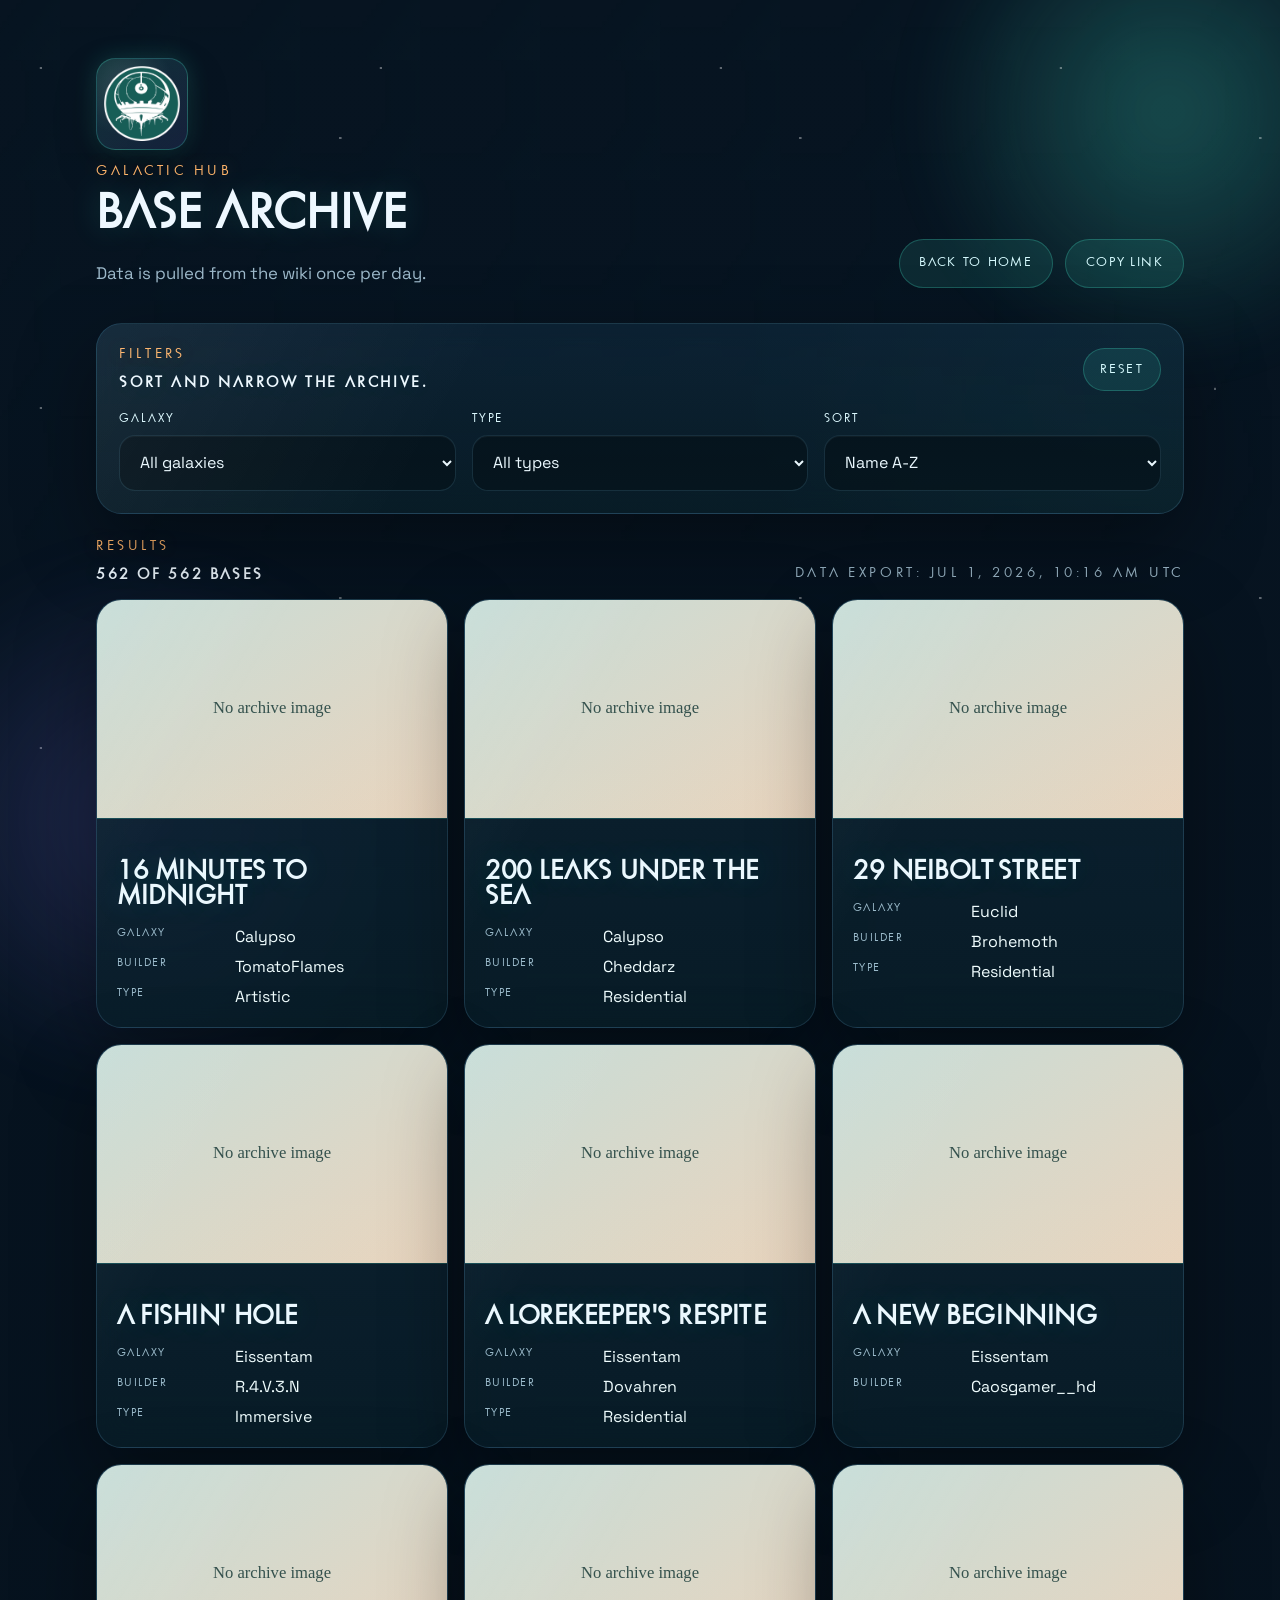
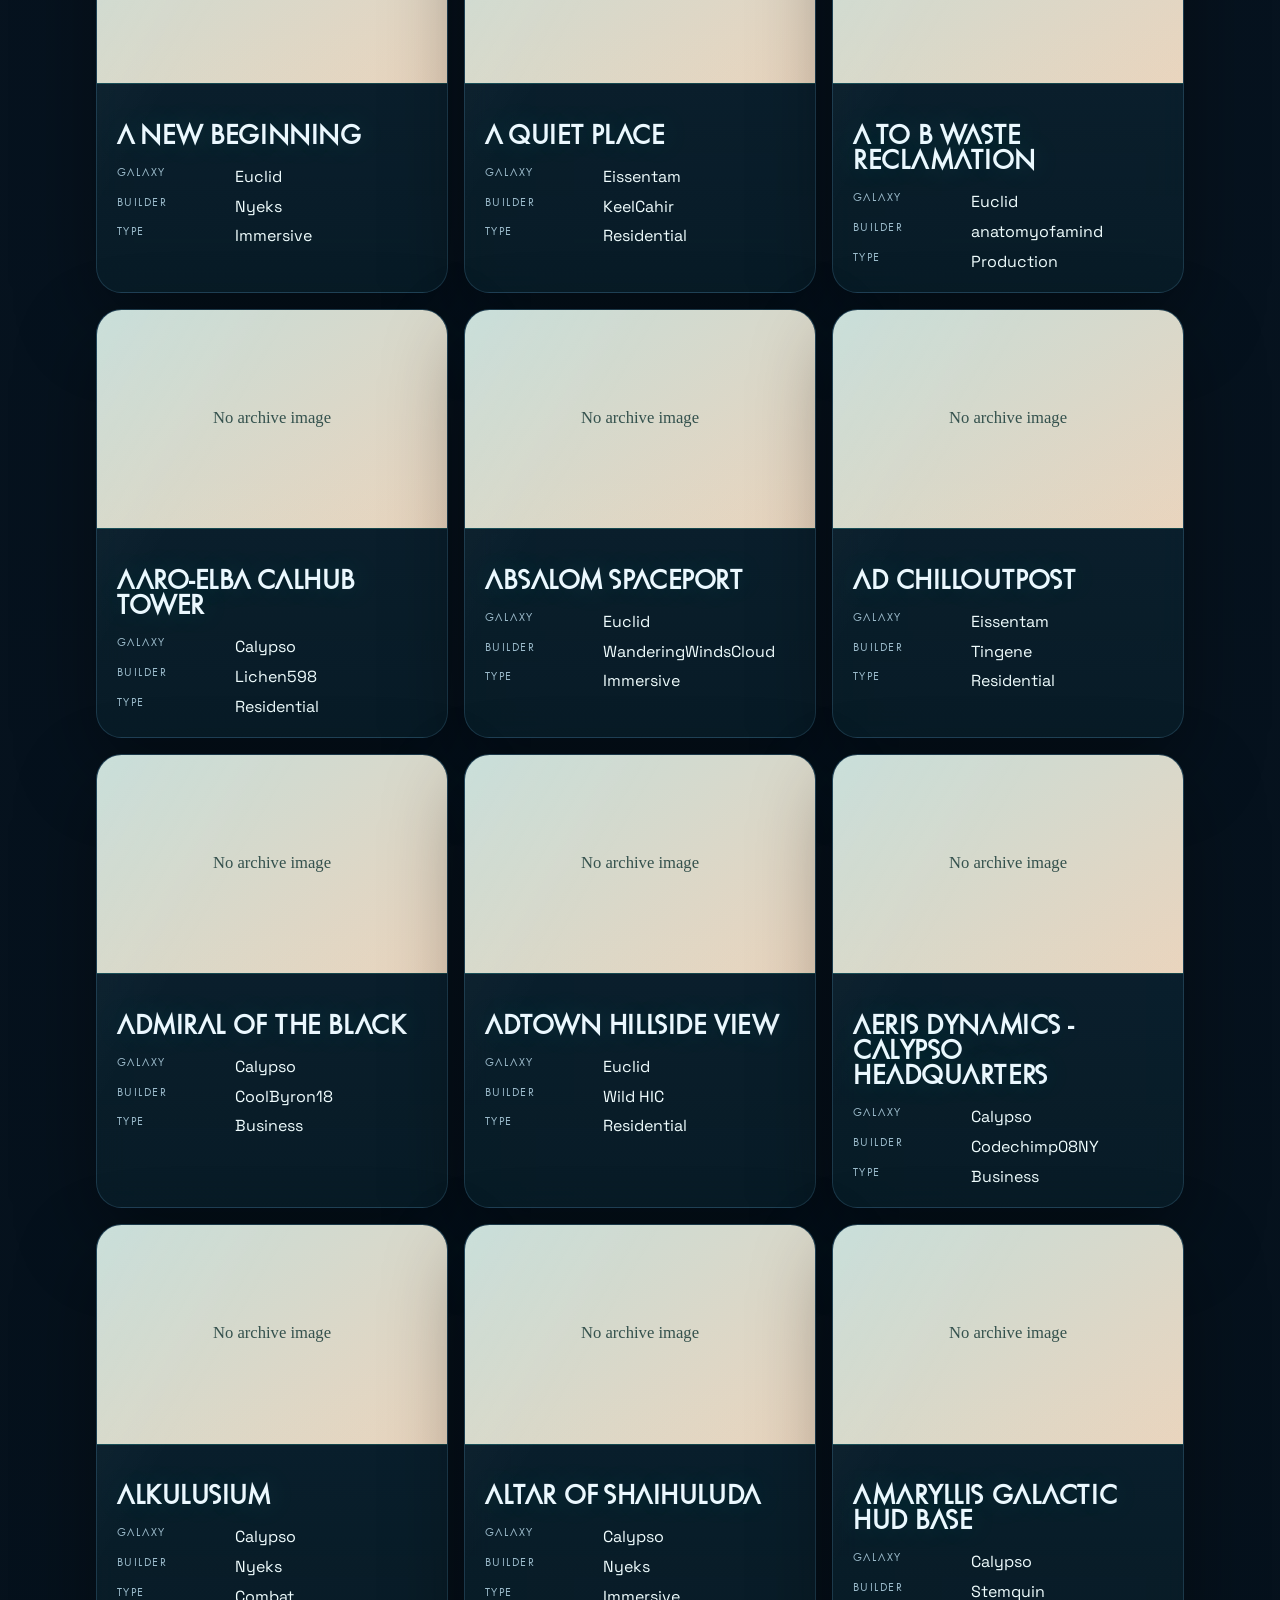
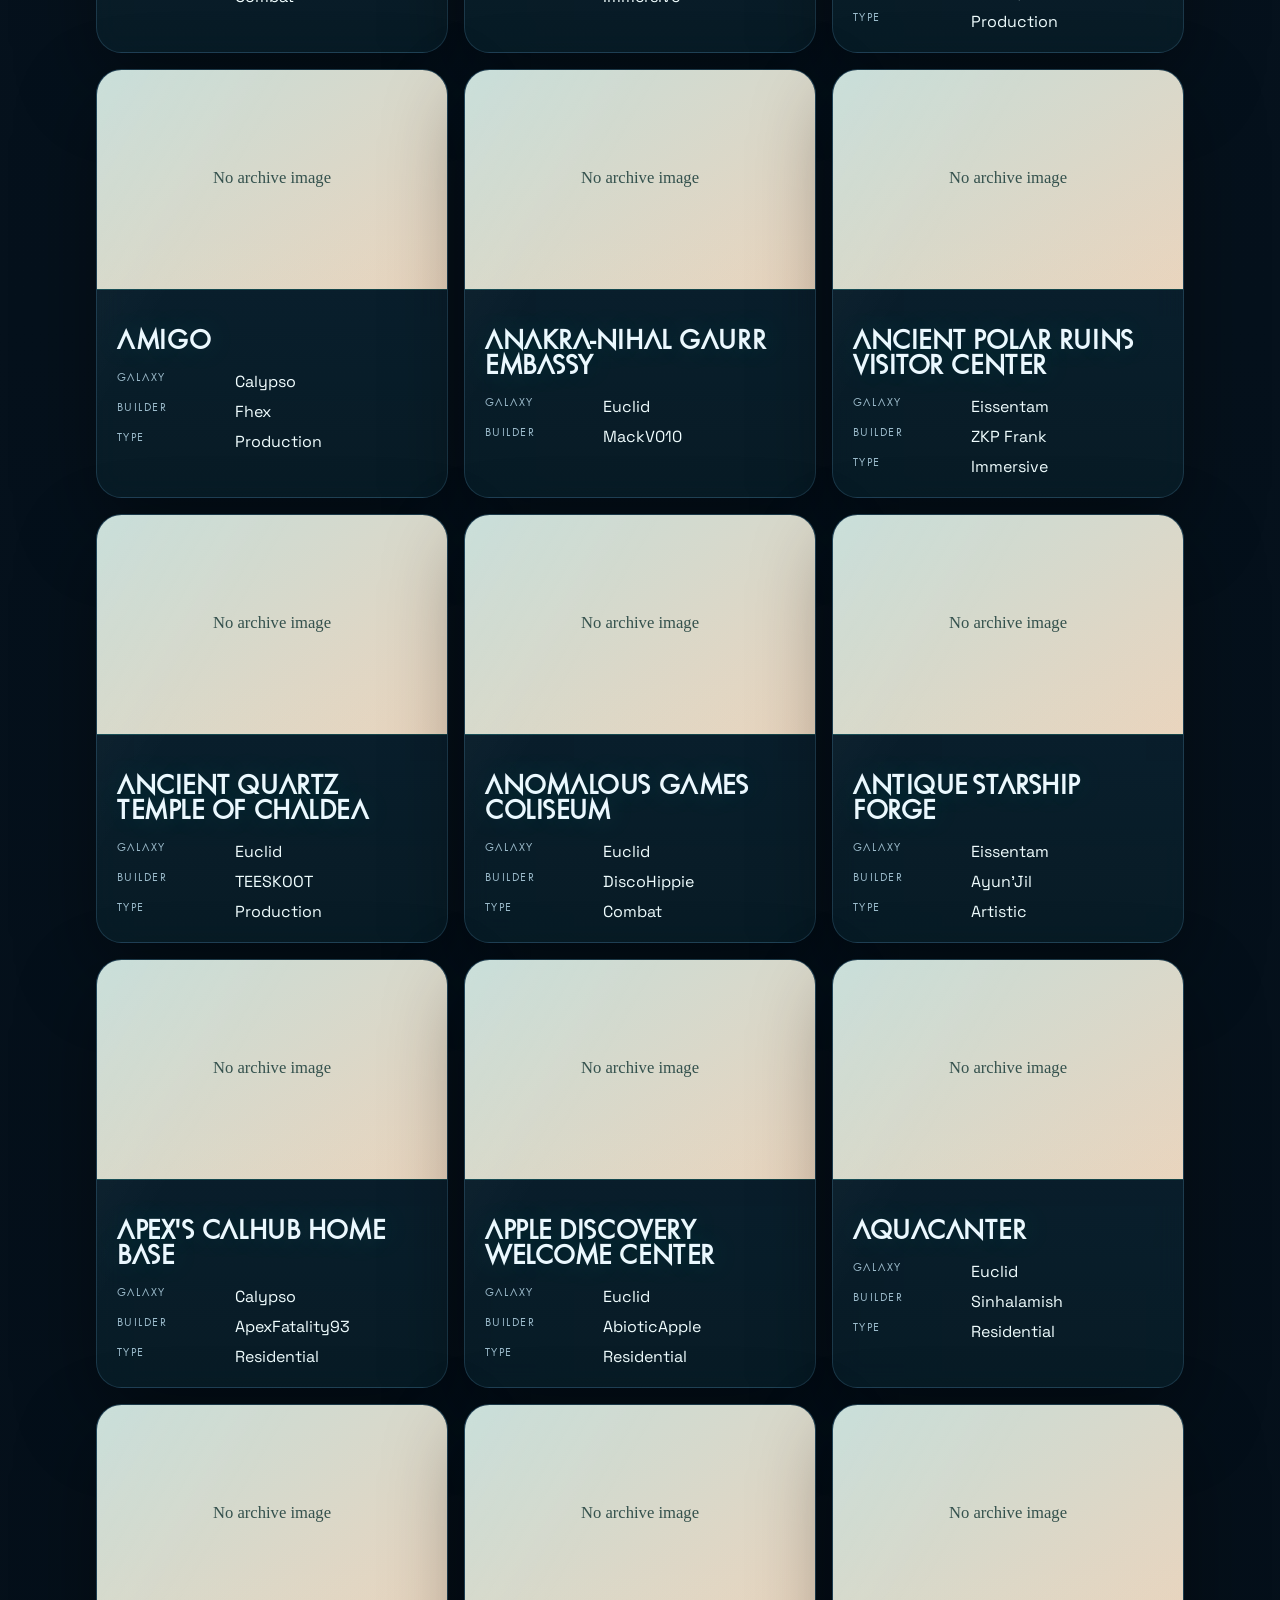
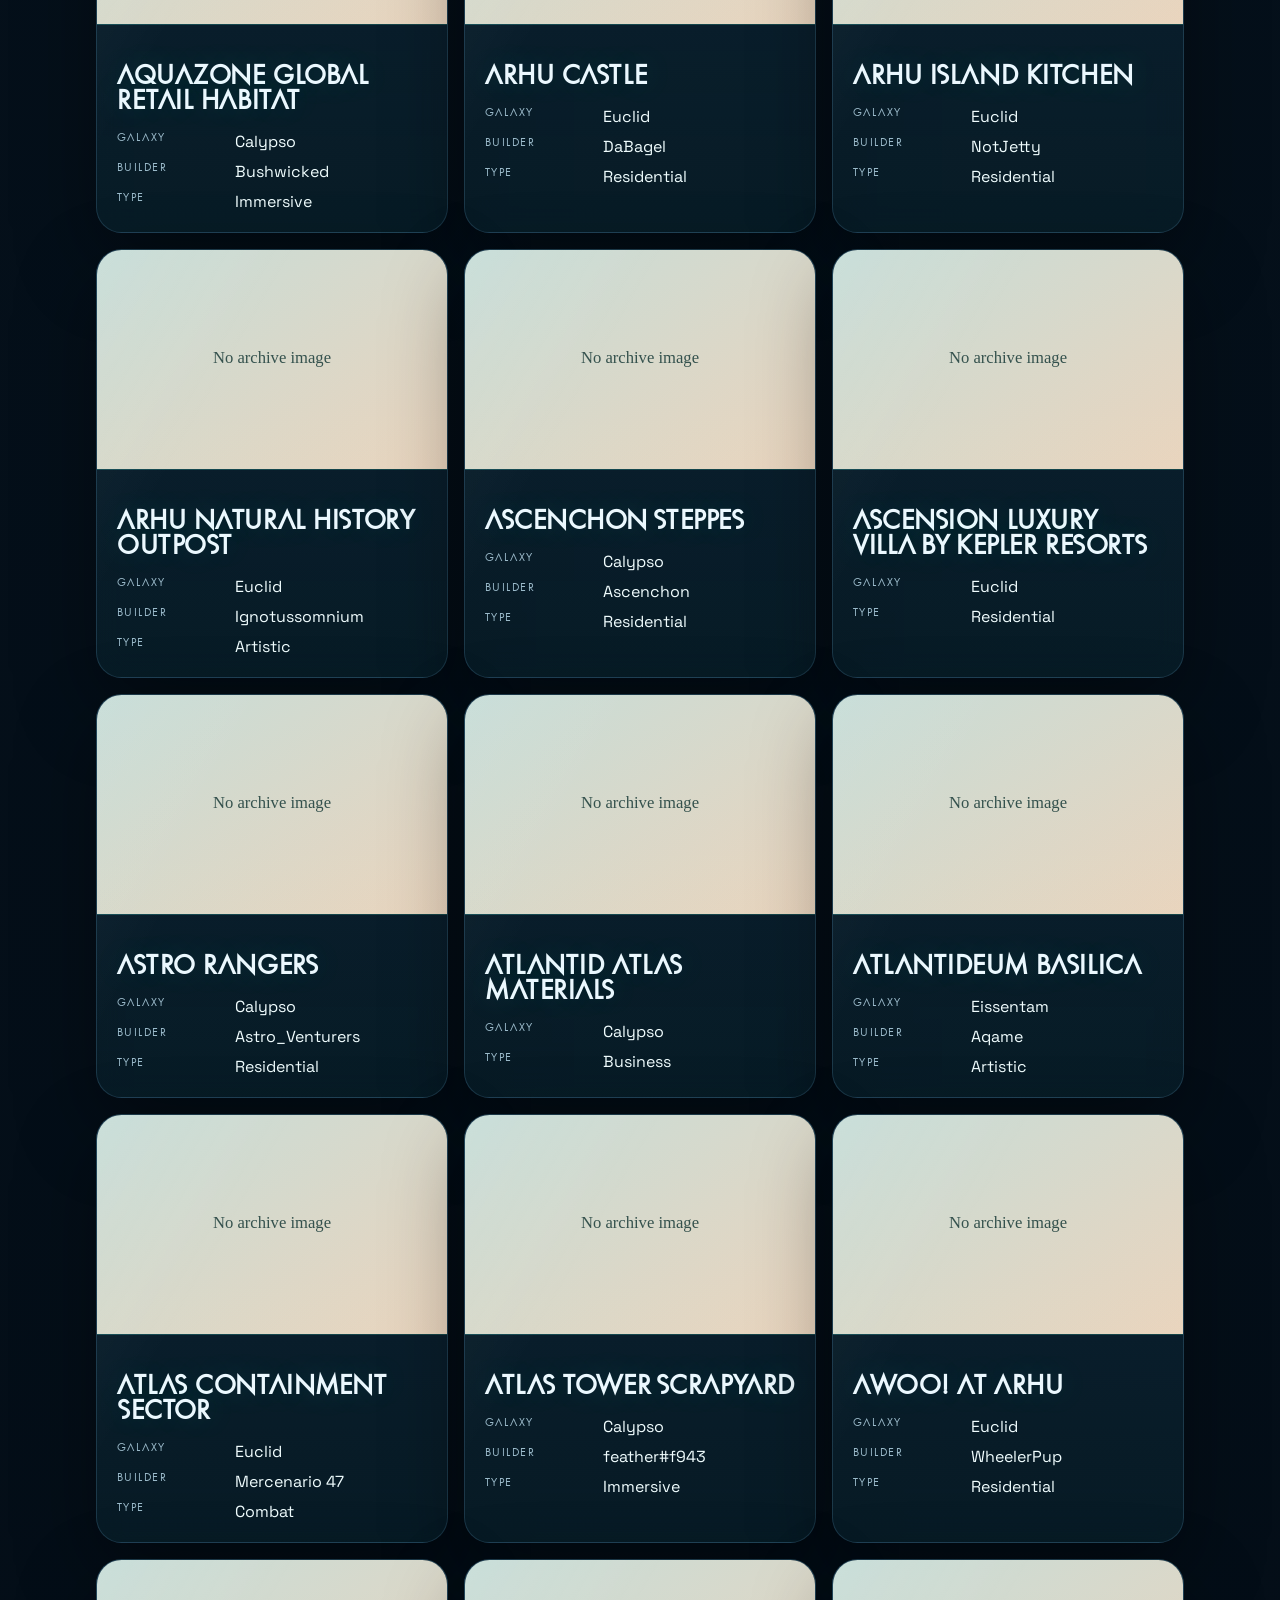
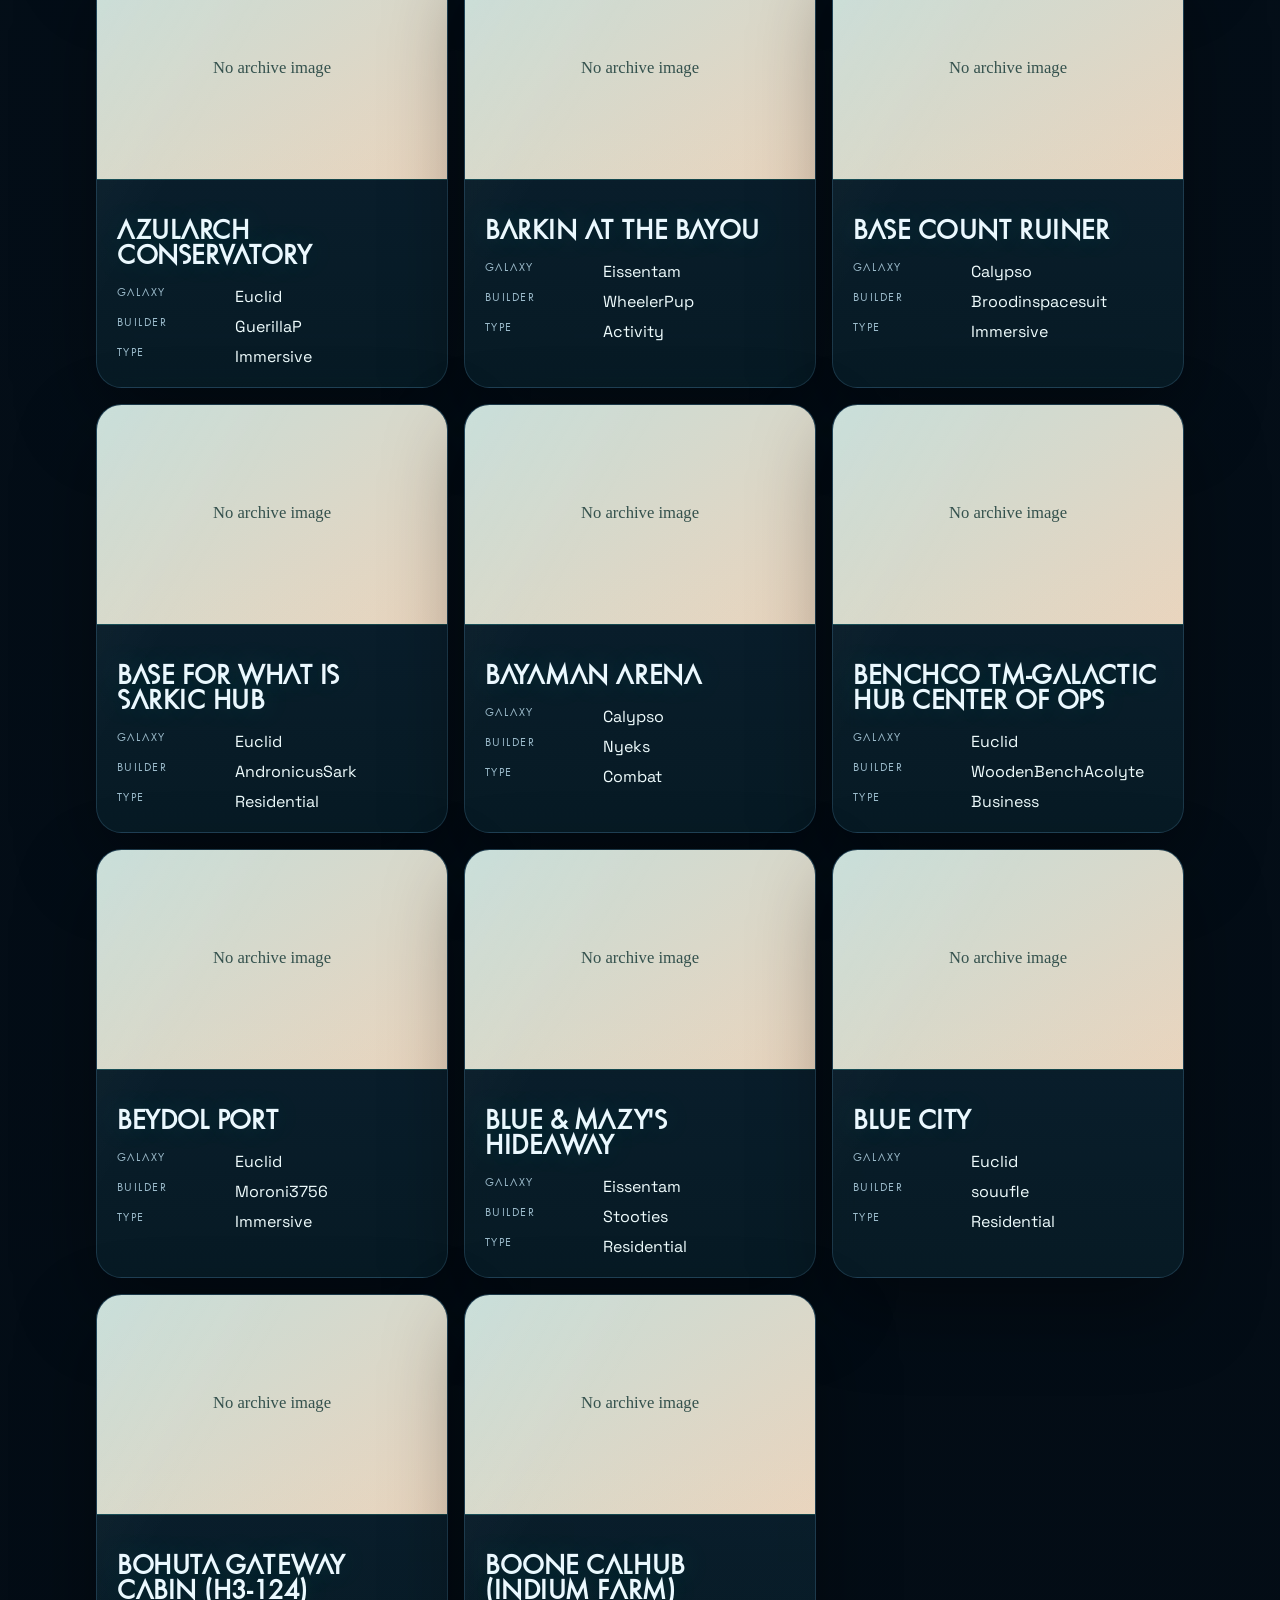
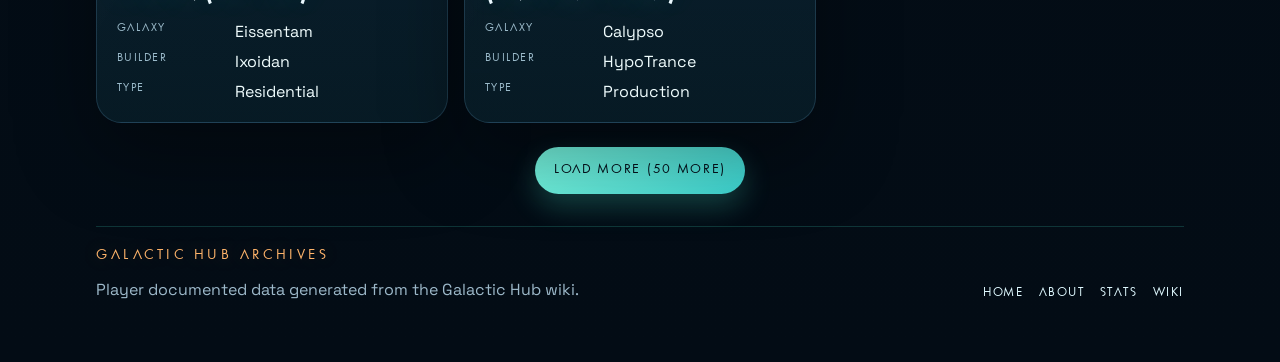
<file: bases/index.html>
<!DOCTYPE html>
<html lang="en">
  <head>
    <meta charset="UTF-8" />
    <meta name="viewport" content="width=device-width, initial-scale=1.0" />
    <title>Bases | Galactic Hub Archive</title>
    <meta name="theme-color" content="#071421" />
    <meta name="color-scheme" content="dark" />
    <meta
      name="description"
      content="Browse Galactic Hub base records by galaxy, type, builder, and linked wiki page."
    />
    <meta property="og:type" content="website" />
    <meta property="og:site_name" content="Galactic Hub Archives" />
    <meta property="og:title" content="Bases | Galactic Hub Archive" />
    <meta
      property="og:description"
      content="Browse Galactic Hub base records by galaxy, type, builder, and linked wiki page."
    />
    <meta property="og:url" content="https://apexfatality93.github.io/GalacticHubArchive/bases/" />
    <meta
      property="og:image"
      content="https://apexfatality93.github.io/GalacticHubArchive/assets/favicon/android-chrome-512x512.png"
    />
    <meta name="twitter:card" content="summary_large_image" />
    <meta name="twitter:title" content="Bases | Galactic Hub Archive" />
    <meta
      name="twitter:description"
      content="Browse Galactic Hub base records by galaxy, type, builder, and linked wiki page."
    />
    <meta
      name="twitter:image"
      content="https://apexfatality93.github.io/GalacticHubArchive/assets/favicon/android-chrome-512x512.png"
    />
    <link rel="canonical" href="https://apexfatality93.github.io/GalacticHubArchive/bases/" />
    <link rel="icon" type="image/x-icon" href="../assets/favicon/favicon.ico" />
    <link rel="icon" type="image/png" sizes="16x16" href="../assets/favicon/favicon-16x16.png" />
    <link rel="icon" type="image/png" sizes="32x32" href="../assets/favicon/favicon-32x32.png" />
    <link rel="apple-touch-icon" sizes="180x180" href="../assets/favicon/apple-touch-icon.png" />
    <link rel="manifest" href="../assets/favicon/site.webmanifest" />
    <link rel="preconnect" href="https://fonts.googleapis.com" />
    <link rel="preconnect" href="https://fonts.gstatic.com" crossorigin />
    <link
      href="https://fonts.googleapis.com/css2?family=Space+Grotesk:wght@400;500;700&family=IBM+Plex+Mono:wght@400;500&display=swap"
      rel="stylesheet"
    />
    <link rel="stylesheet" href="../styles.css" />
  </head>
  <body data-page="bases" data-json-path="../data/bases.json">
    <div class="site-shell">
      <header class="hero hero-subpage">
        <div>
          <p class="eyebrow">Galactic Hub</p>
          <h1>Base Archive</h1>
          <p class="hero-copy">Data is pulled from the wiki once per day.</p>
        </div>
        <nav class="hero-nav">
          <a class="button button-secondary" href="../">Back to home</a>
          <button class="button button-secondary" id="copy-link-button" type="button">
            Copy link
          </button>
        </nav>
      </header>

      <main class="page-section">
        <section class="filters-panel">
          <div class="filters-heading">
            <div>
              <p class="eyebrow">Filters</p>
              <h2>Sort and narrow the archive.</h2>
            </div>
            <button class="button button-secondary button-compact" id="reset-filters" type="button">
              Reset
            </button>
          </div>

          <div class="filters-grid">
            <label class="field">
              <span>Galaxy</span>
              <select id="galaxy-filter">
                <option value="">All galaxies</option>
              </select>
            </label>

            <label class="field">
              <span>Type</span>
              <select id="type-filter">
                <option value="">All types</option>
              </select>
            </label>

            <label class="field">
              <span>Sort</span>
              <select id="sort-select">
                <option value="name-asc">Name A-Z</option>
                <option value="name-desc">Name Z-A</option>
                <option value="release-asc">Release A-Z</option>
                <option value="release-desc">Release Z-A</option>
                <option value="type-asc">Type A-Z</option>
                <option value="builder-asc">Builder A-Z</option>
              </select>
            </label>
          </div>
        </section>

        <section class="results-toolbar">
          <div>
            <p class="eyebrow">Results</p>
            <h2 id="results-summary">Loading bases...</h2>
          </div>
          <p class="results-meta" id="results-meta"></p>
        </section>

        <section id="cards-grid" class="cards-grid" aria-live="polite"></section>
        <div class="load-more-wrap">
          <button class="button button-primary" id="load-more-button" type="button" hidden>
            Load more
          </button>
        </div>
      </main>
    </div>

    <template id="bases-card-template">
      <a class="data-card" target="_blank" rel="noreferrer">
        <div class="card-image-wrap">
          <img class="card-image" alt="" loading="lazy" />
        </div>
        <div class="card-content">
          <div class="card-header">
            <div>
              <p class="card-kicker"></p>
              <h3 class="card-title"></h3>
            </div>
          </div>
          <dl class="card-details"></dl>
        </div>
      </a>
    </template>

    <script src="../script.js"></script>
  </body>
</html>
</file>
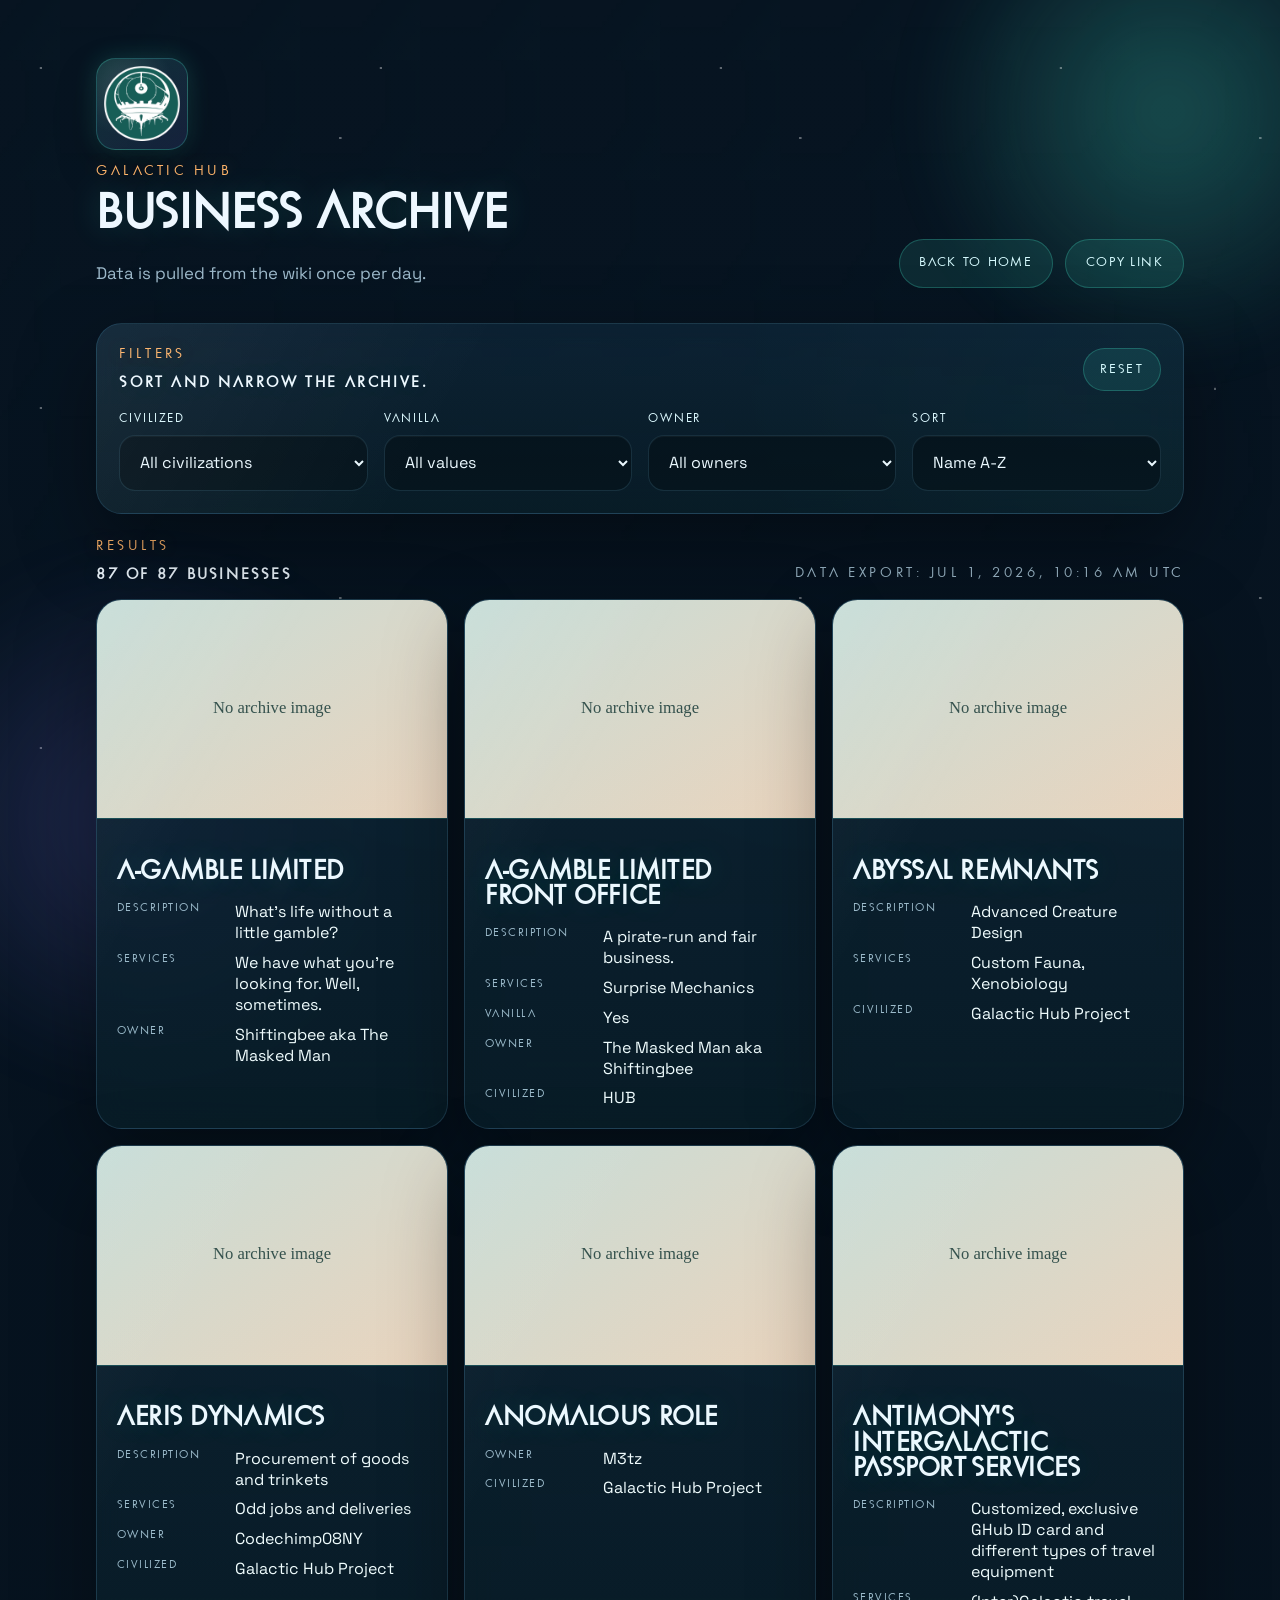
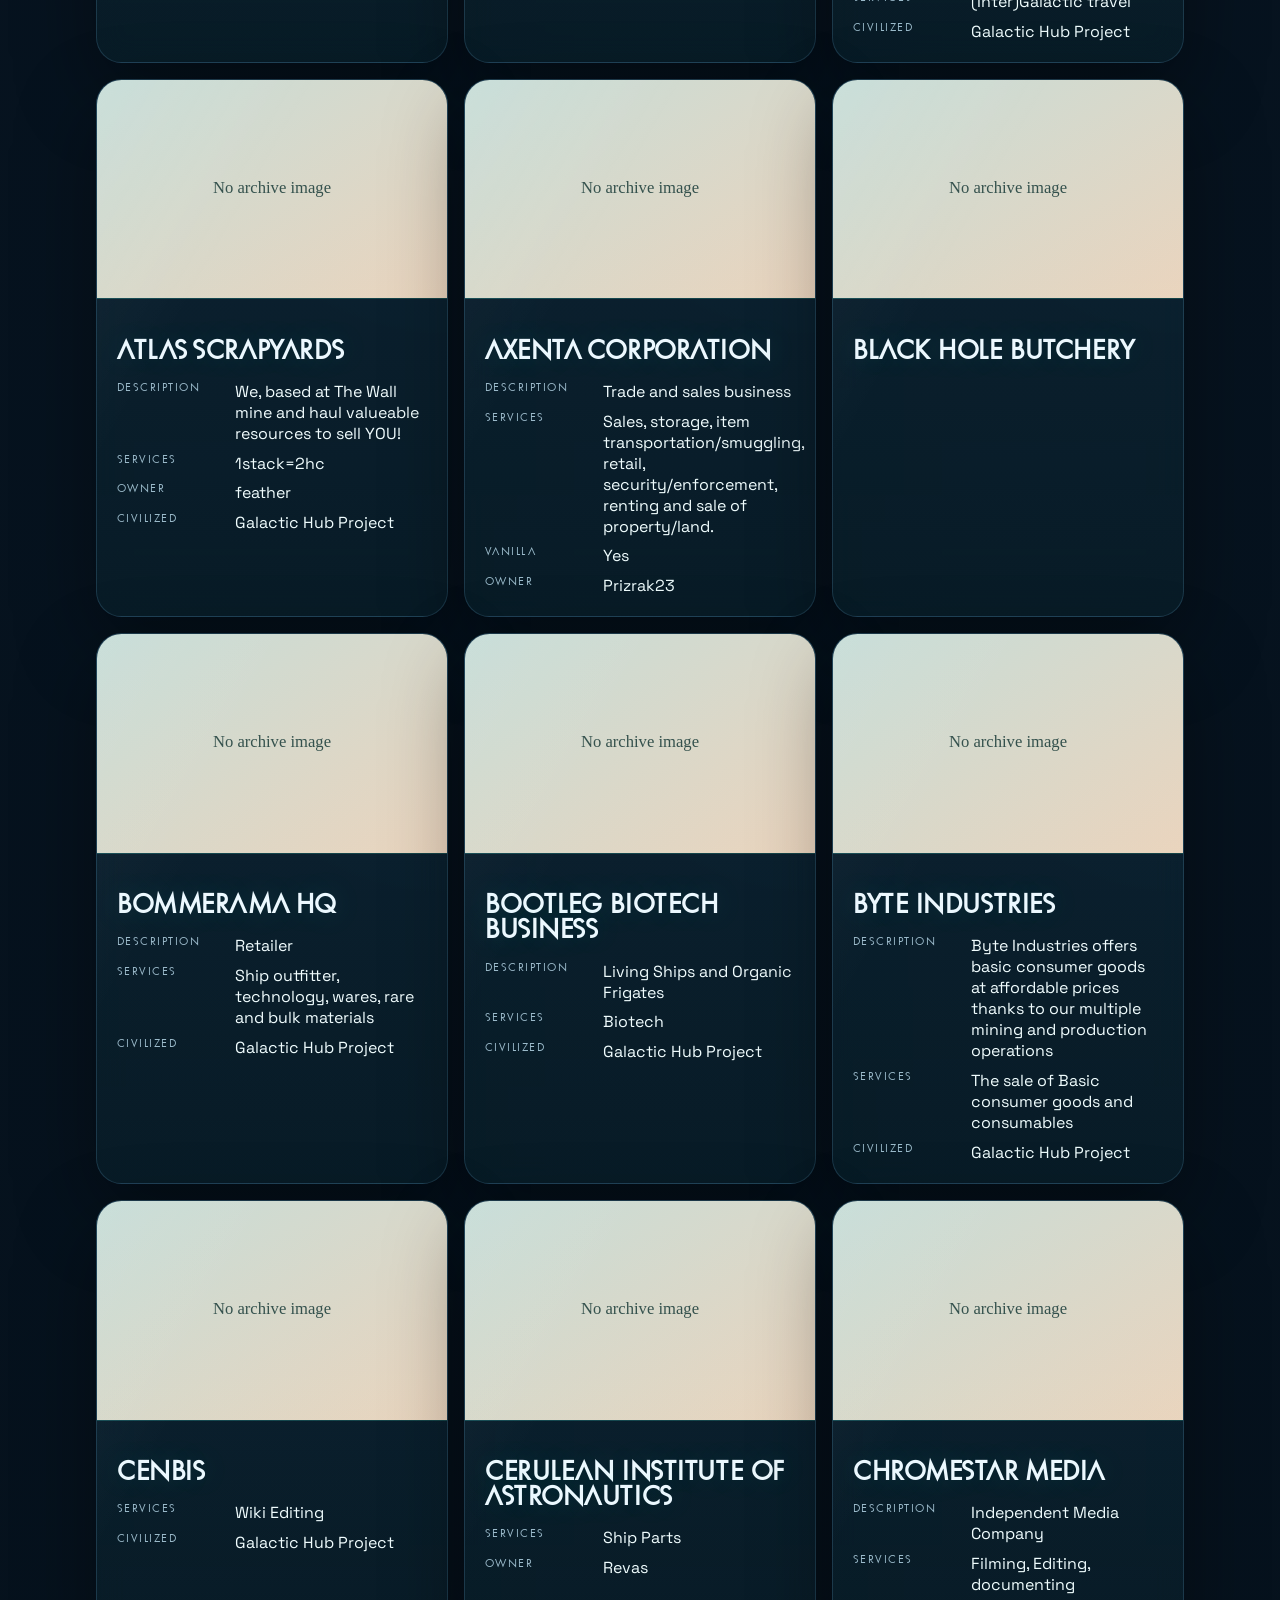
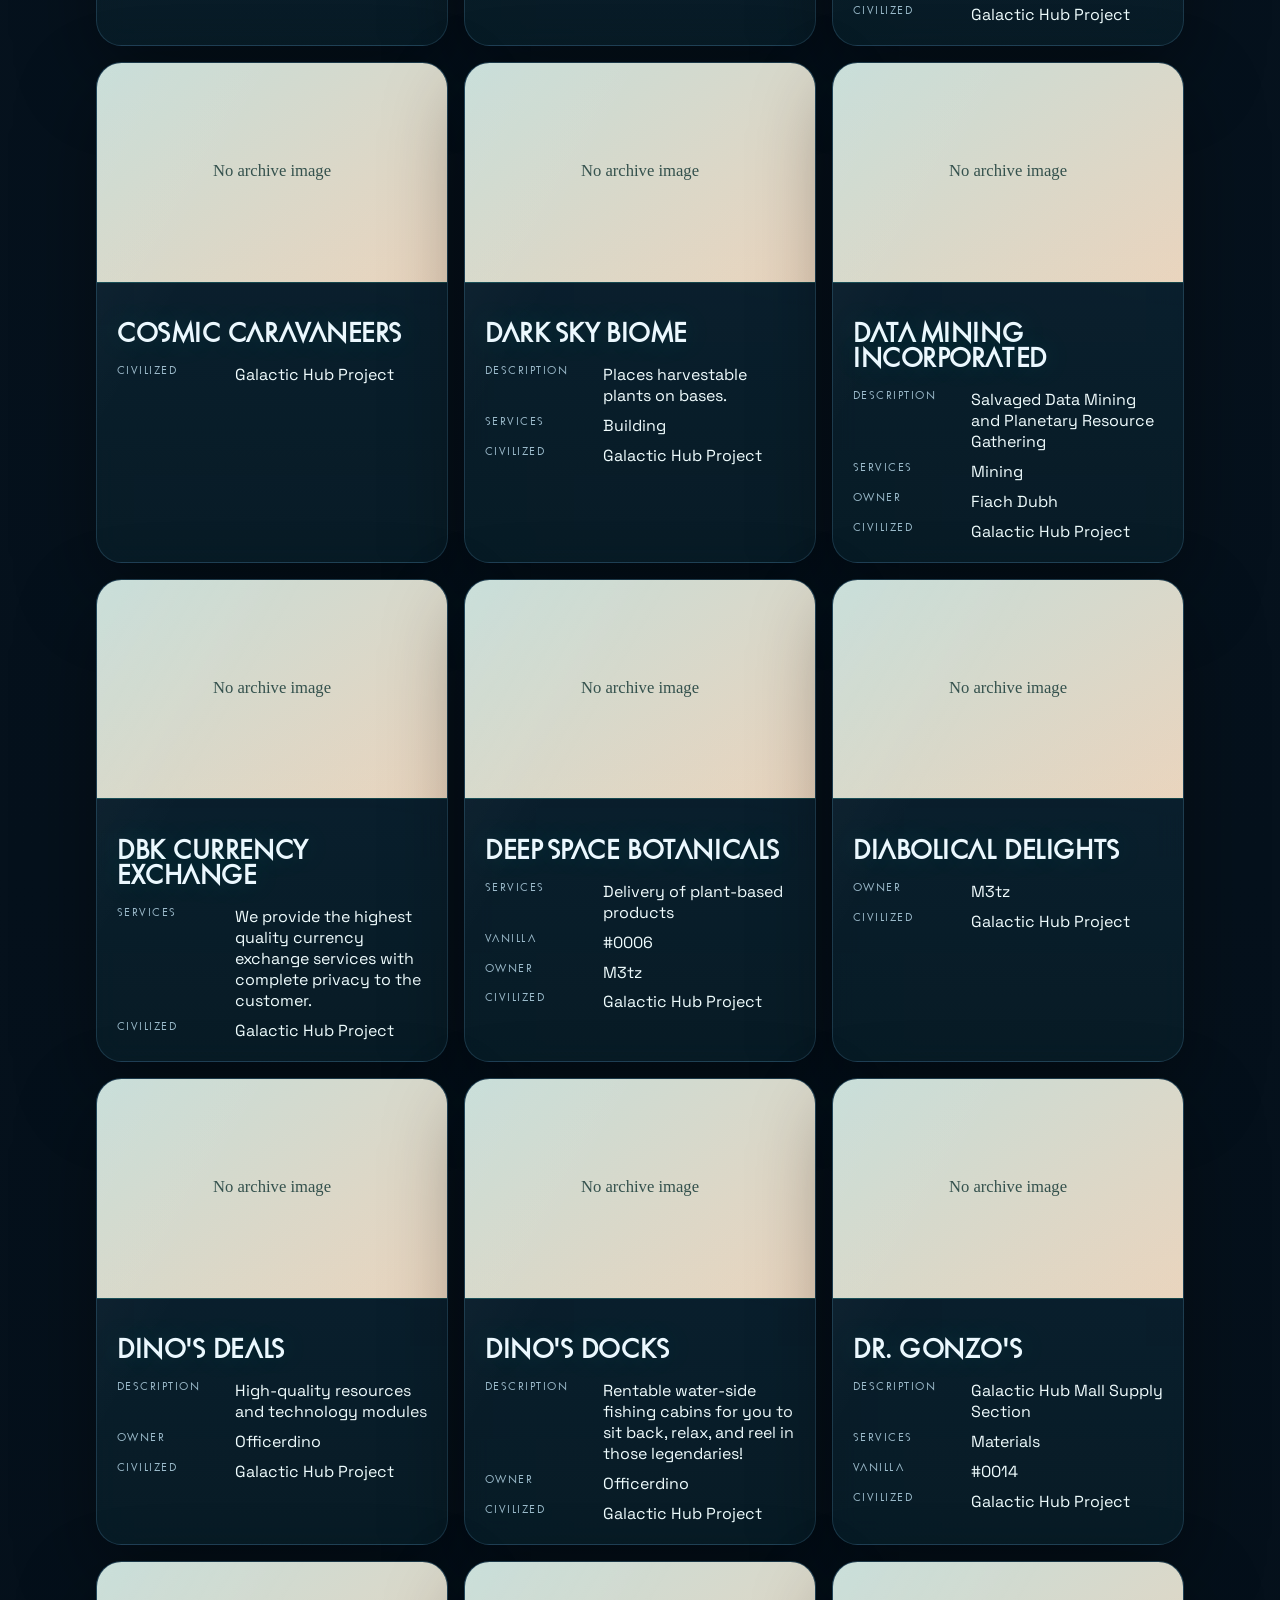
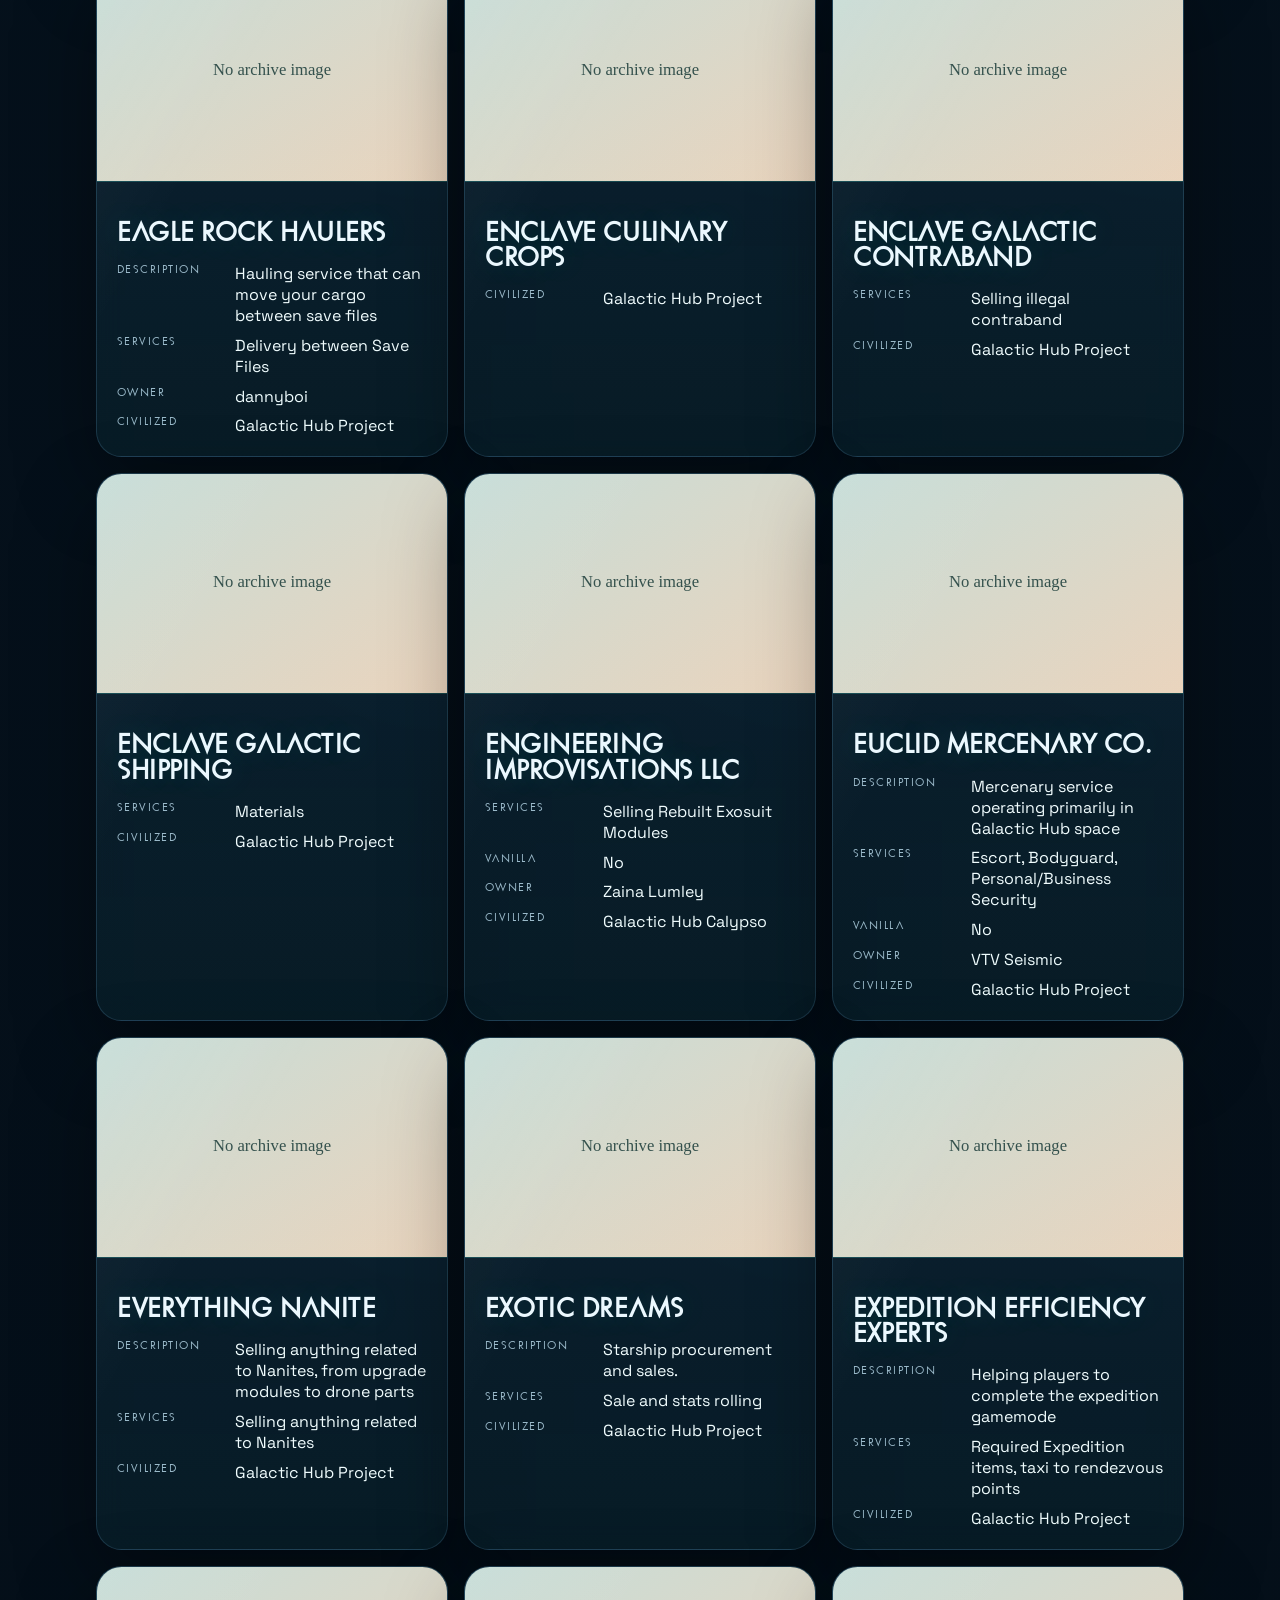
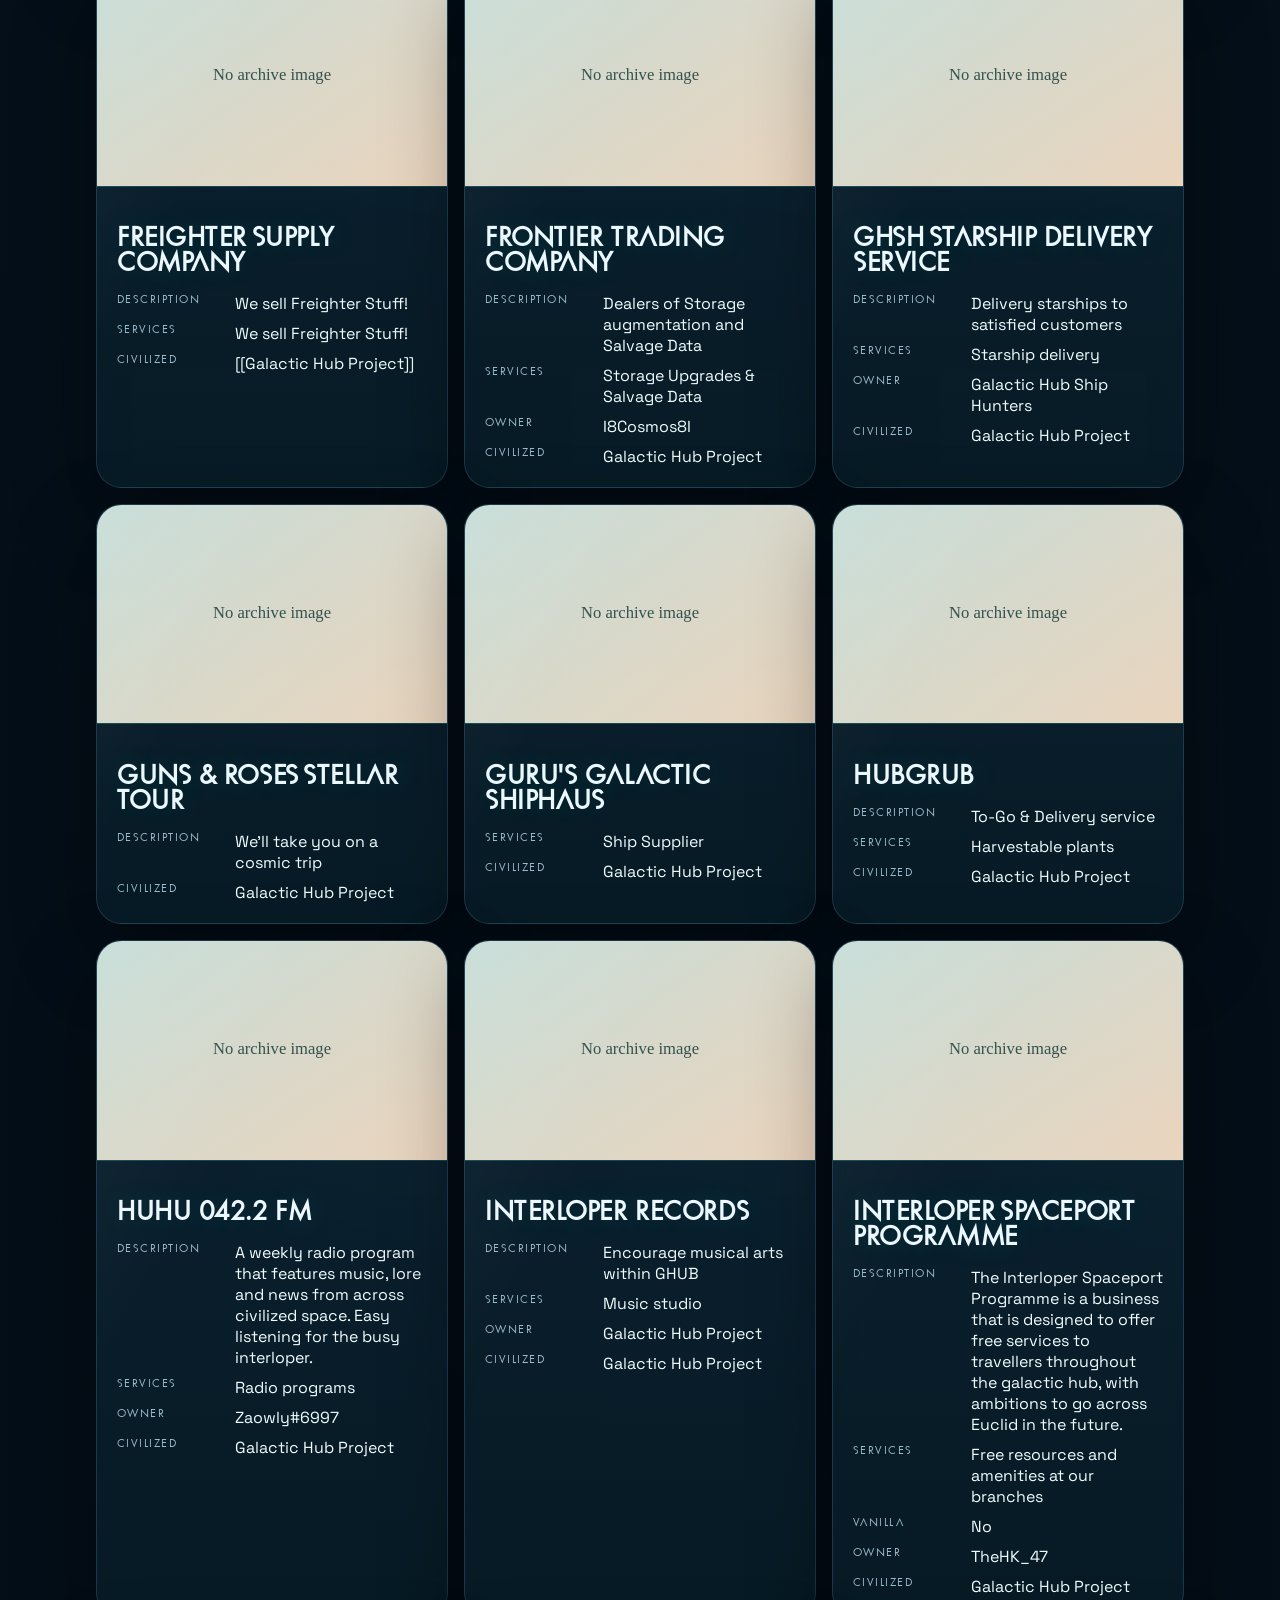
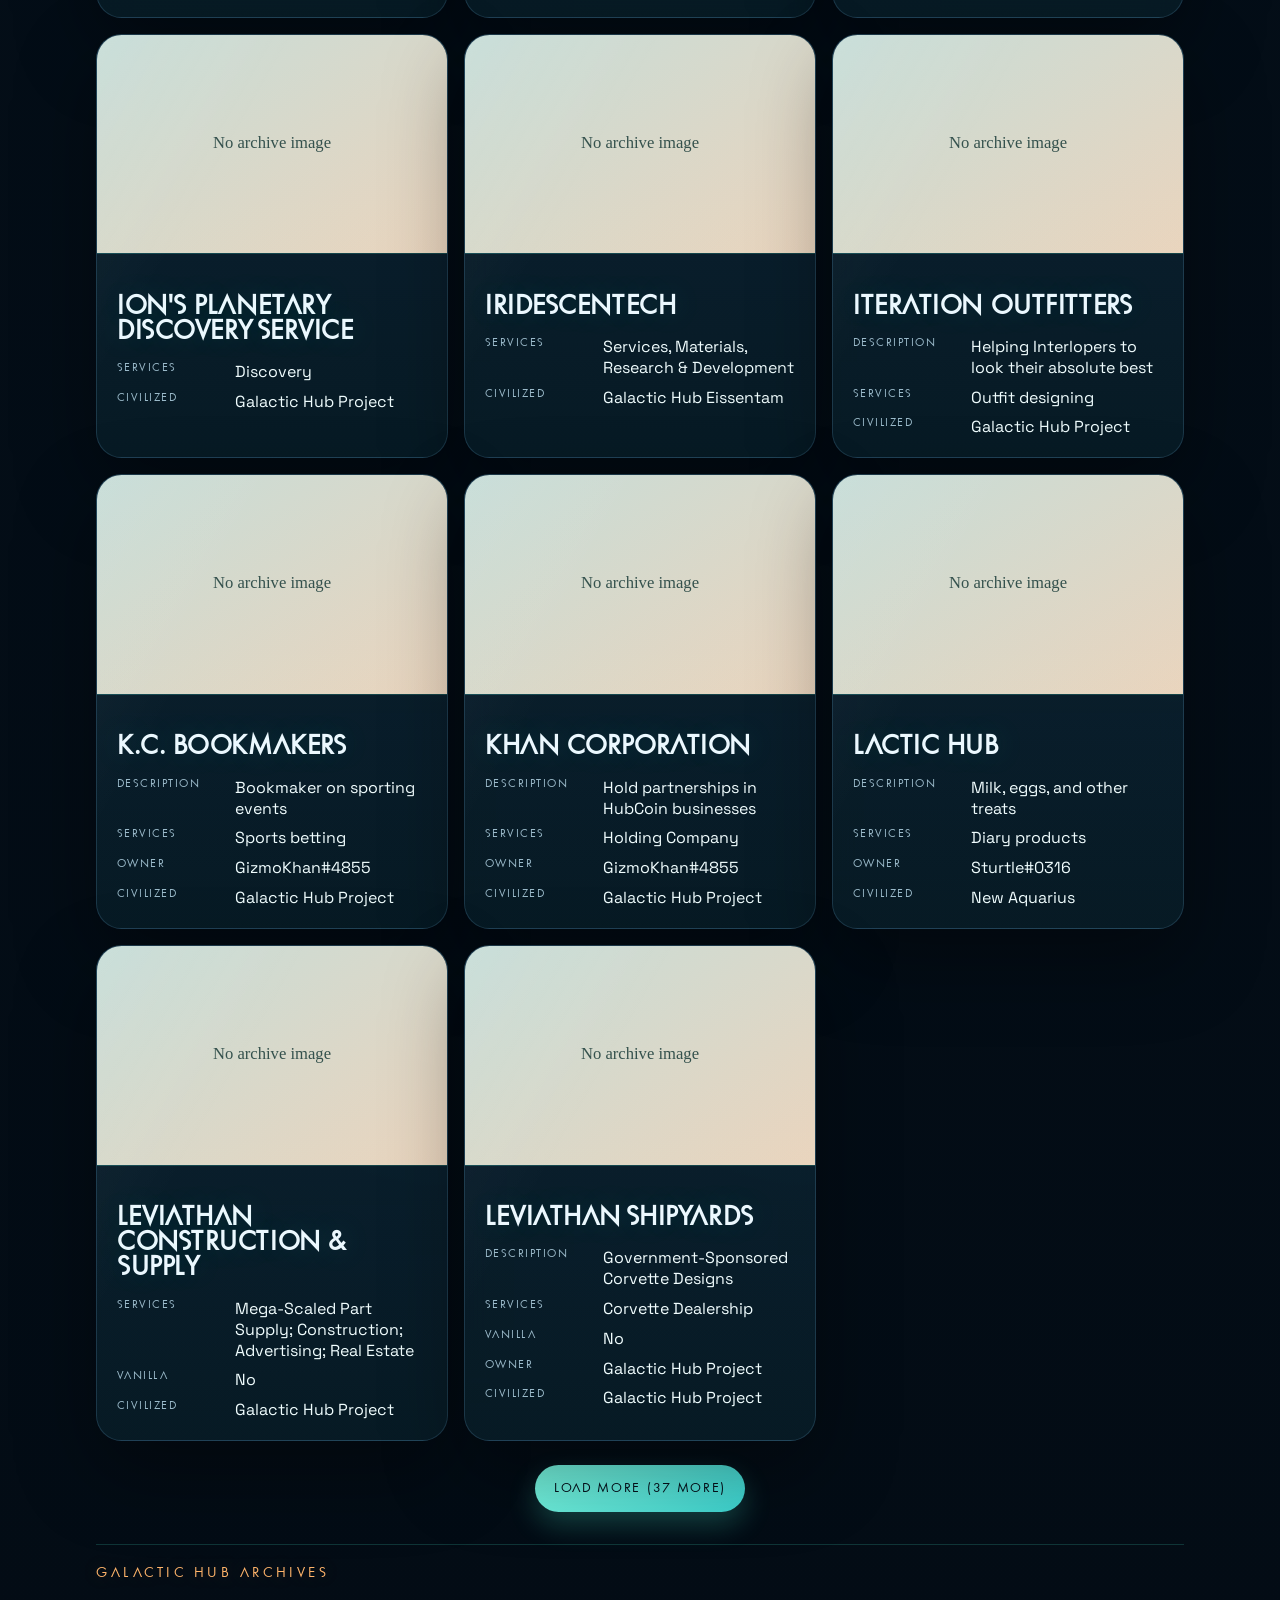
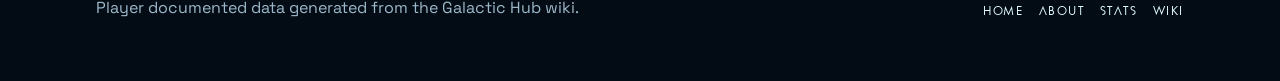
<file: businesses/index.html>
<!DOCTYPE html>
<html lang="en">
  <head>
    <meta charset="UTF-8" />
    <meta name="viewport" content="width=device-width, initial-scale=1.0" />
    <title>Businesses | Galactic Hub Archive</title>
    <meta name="theme-color" content="#071421" />
    <meta name="color-scheme" content="dark" />
    <meta
      name="description"
      content="Browse Galactic Hub business listings by civilization, owner, vanilla support, and services."
    />
    <meta property="og:type" content="website" />
    <meta property="og:site_name" content="Galactic Hub Archives" />
    <meta property="og:title" content="Businesses | Galactic Hub Archive" />
    <meta
      property="og:description"
      content="Browse Galactic Hub business listings by civilization, owner, vanilla support, and services."
    />
    <meta property="og:url" content="https://apexfatality93.github.io/GalacticHubArchive/businesses/" />
    <meta
      property="og:image"
      content="https://apexfatality93.github.io/GalacticHubArchive/assets/favicon/android-chrome-512x512.png"
    />
    <meta name="twitter:card" content="summary_large_image" />
    <meta name="twitter:title" content="Businesses | Galactic Hub Archive" />
    <meta
      name="twitter:description"
      content="Browse Galactic Hub business listings by civilization, owner, vanilla support, and services."
    />
    <meta
      name="twitter:image"
      content="https://apexfatality93.github.io/GalacticHubArchive/assets/favicon/android-chrome-512x512.png"
    />
    <link rel="canonical" href="https://apexfatality93.github.io/GalacticHubArchive/businesses/" />
    <link rel="icon" type="image/x-icon" href="../assets/favicon/favicon.ico" />
    <link rel="icon" type="image/png" sizes="16x16" href="../assets/favicon/favicon-16x16.png" />
    <link rel="icon" type="image/png" sizes="32x32" href="../assets/favicon/favicon-32x32.png" />
    <link rel="apple-touch-icon" sizes="180x180" href="../assets/favicon/apple-touch-icon.png" />
    <link rel="manifest" href="../assets/favicon/site.webmanifest" />
    <link rel="preconnect" href="https://fonts.googleapis.com" />
    <link rel="preconnect" href="https://fonts.gstatic.com" crossorigin />
    <link
      href="https://fonts.googleapis.com/css2?family=Space+Grotesk:wght@400;500;700&family=IBM+Plex+Mono:wght@400;500&display=swap"
      rel="stylesheet"
    />
    <link rel="stylesheet" href="../styles.css" />
  </head>
  <body data-page="businesses" data-json-path="../data/businesses.json">
    <div class="site-shell">
      <header class="hero hero-subpage">
        <div>
          <p class="eyebrow">Galactic Hub</p>
          <h1>Business Archive</h1>
          <p class="hero-copy">Data is pulled from the wiki once per day.</p>
        </div>
        <nav class="hero-nav">
          <a class="button button-secondary" href="../">Back to home</a>
          <button class="button button-secondary" id="copy-link-button" type="button">
            Copy link
          </button>
        </nav>
      </header>

      <main class="page-section">
        <section class="filters-panel">
          <div class="filters-heading">
            <div>
              <p class="eyebrow">Filters</p>
              <h2>Sort and narrow the archive.</h2>
            </div>
            <button class="button button-secondary button-compact" id="reset-filters" type="button">
              Reset
            </button>
          </div>

          <div class="filters-grid">
            <label class="field">
              <span>Civilized</span>
              <select id="civilization-filter"><option value="">All civilizations</option></select>
            </label>
            <label class="field">
              <span>Vanilla</span>
              <select id="vanilla-filter"><option value="">All values</option></select>
            </label>
            <label class="field">
              <span>Owner</span>
              <select id="owner-filter"><option value="">All owners</option></select>
            </label>
            <label class="field">
              <span>Sort</span>
              <select id="sort-select">
                <option value="name-asc">Name A-Z</option>
                <option value="name-desc">Name Z-A</option>
                <option value="owner-asc">Owner A-Z</option>
                <option value="vanilla-asc">Vanilla A-Z</option>
              </select>
            </label>
          </div>
        </section>

        <section class="results-toolbar">
          <div>
            <p class="eyebrow">Results</p>
            <h2 id="results-summary">Loading businesses...</h2>
          </div>
          <p class="results-meta" id="results-meta"></p>
        </section>

        <section id="cards-grid" class="cards-grid" aria-live="polite"></section>
        <div class="load-more-wrap">
          <button class="button button-primary" id="load-more-button" type="button" hidden>
            Load more
          </button>
        </div>
      </main>
    </div>

    <template id="businesses-card-template">
      <a class="data-card" target="_blank" rel="noreferrer">
        <div class="card-image-wrap">
          <img class="card-image" alt="" loading="lazy" />
        </div>
        <div class="card-content">
          <div class="card-header">
            <div>
              <p class="card-kicker"></p>
              <h3 class="card-title"></h3>
            </div>
          </div>
          <dl class="card-details"></dl>
        </div>
      </a>
    </template>

    <script src="../script.js"></script>
  </body>
</html>
</file>
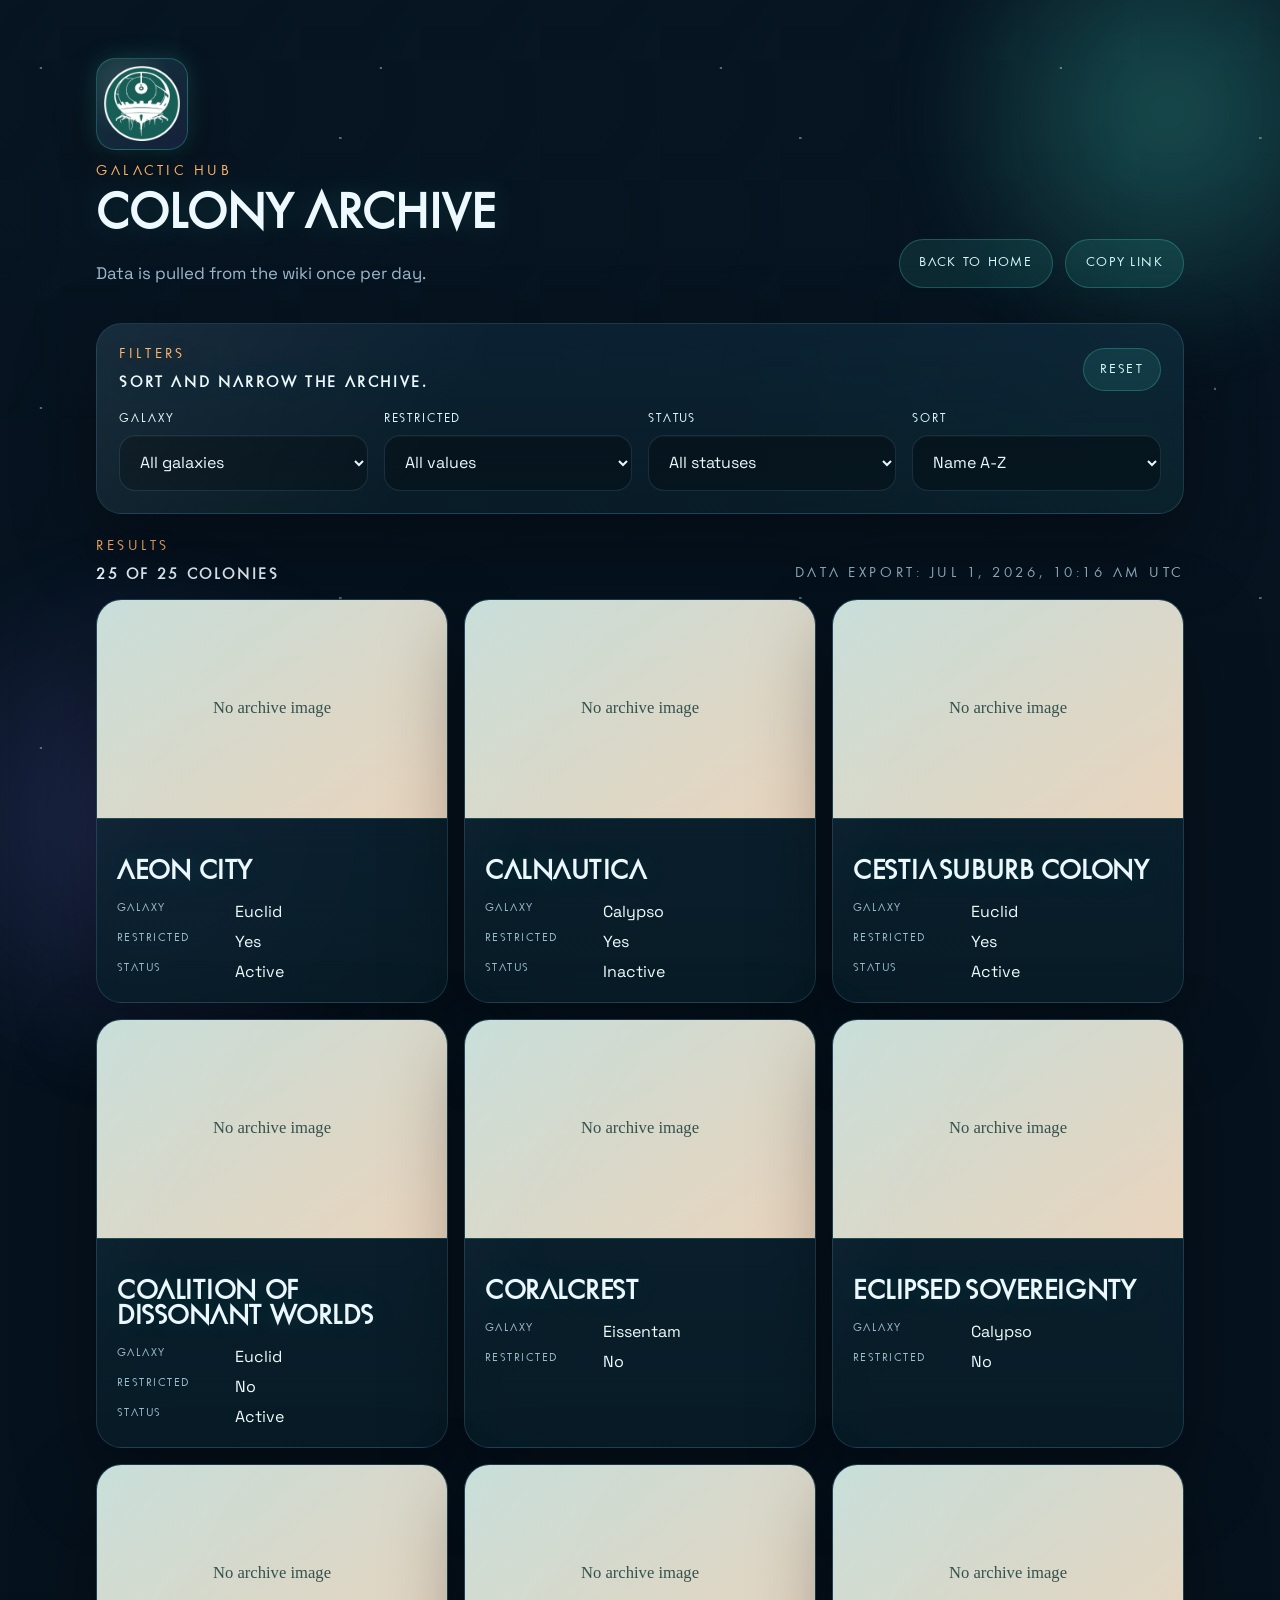
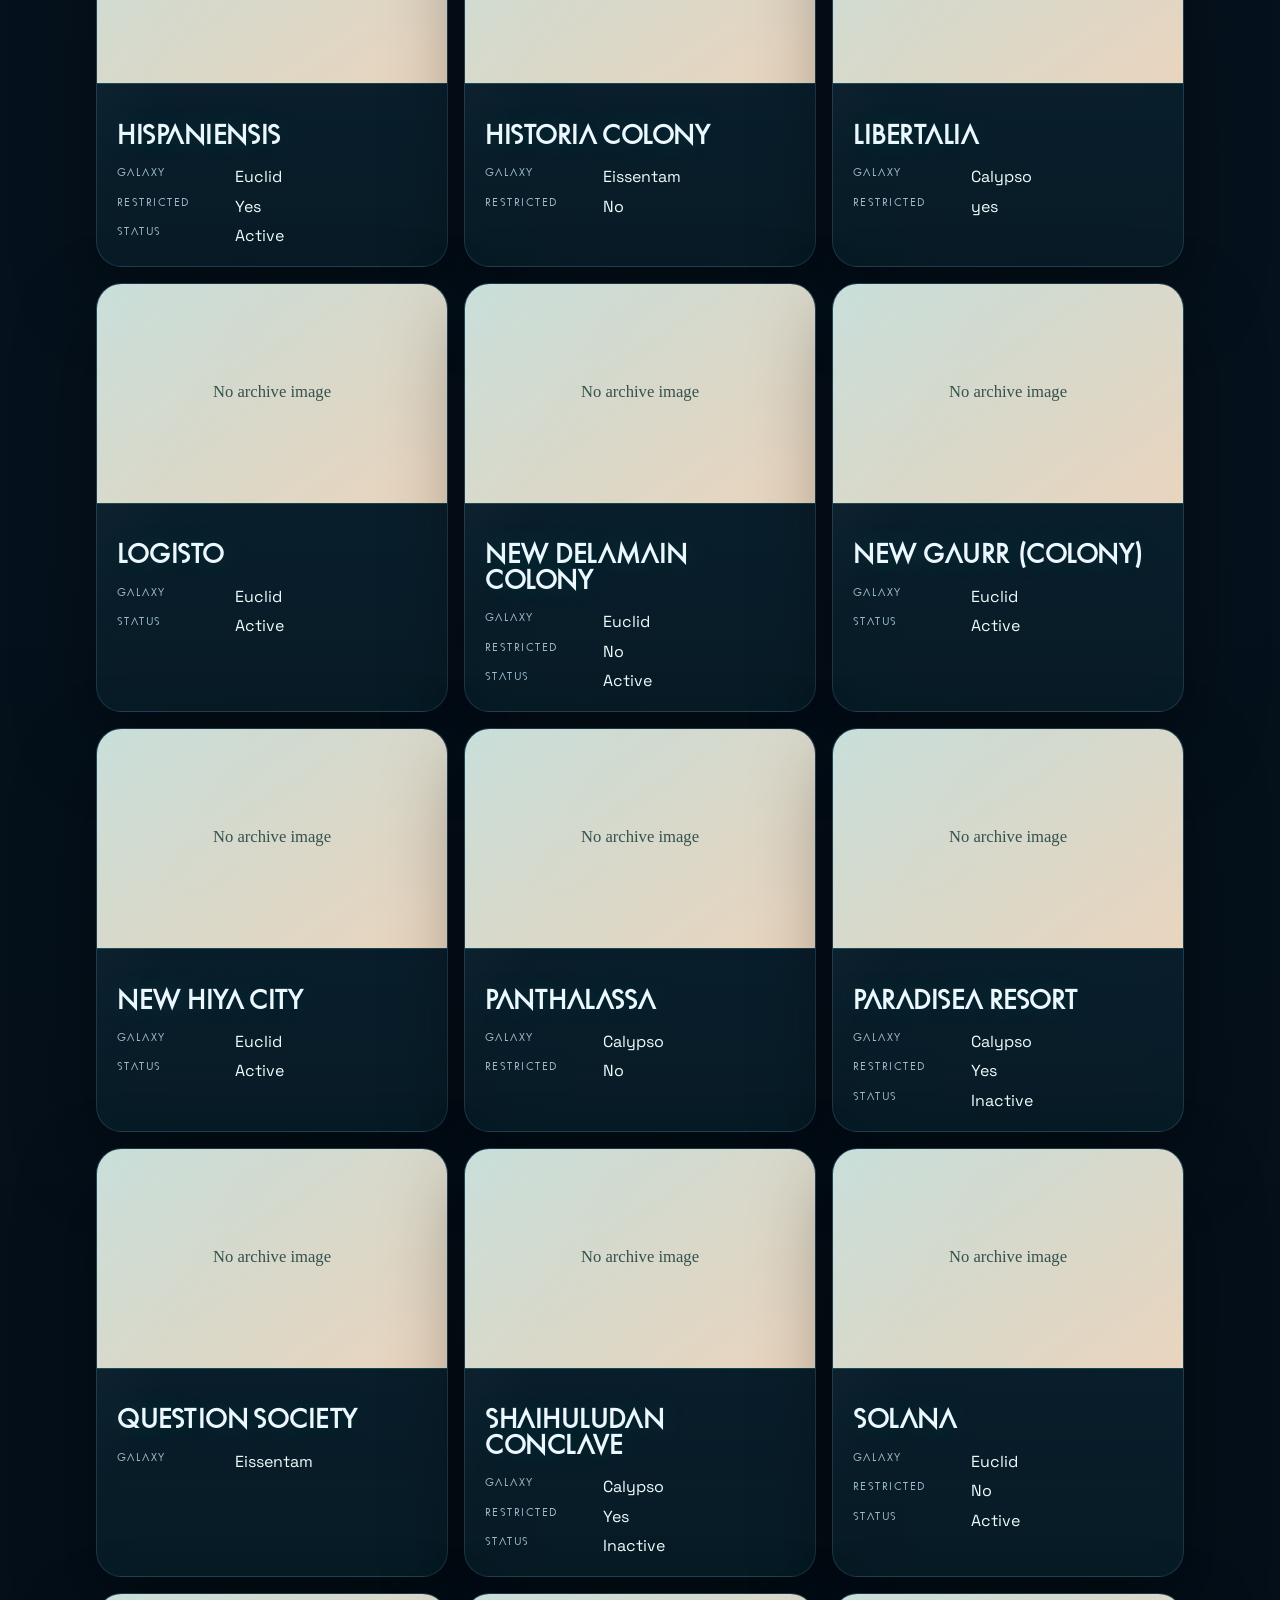
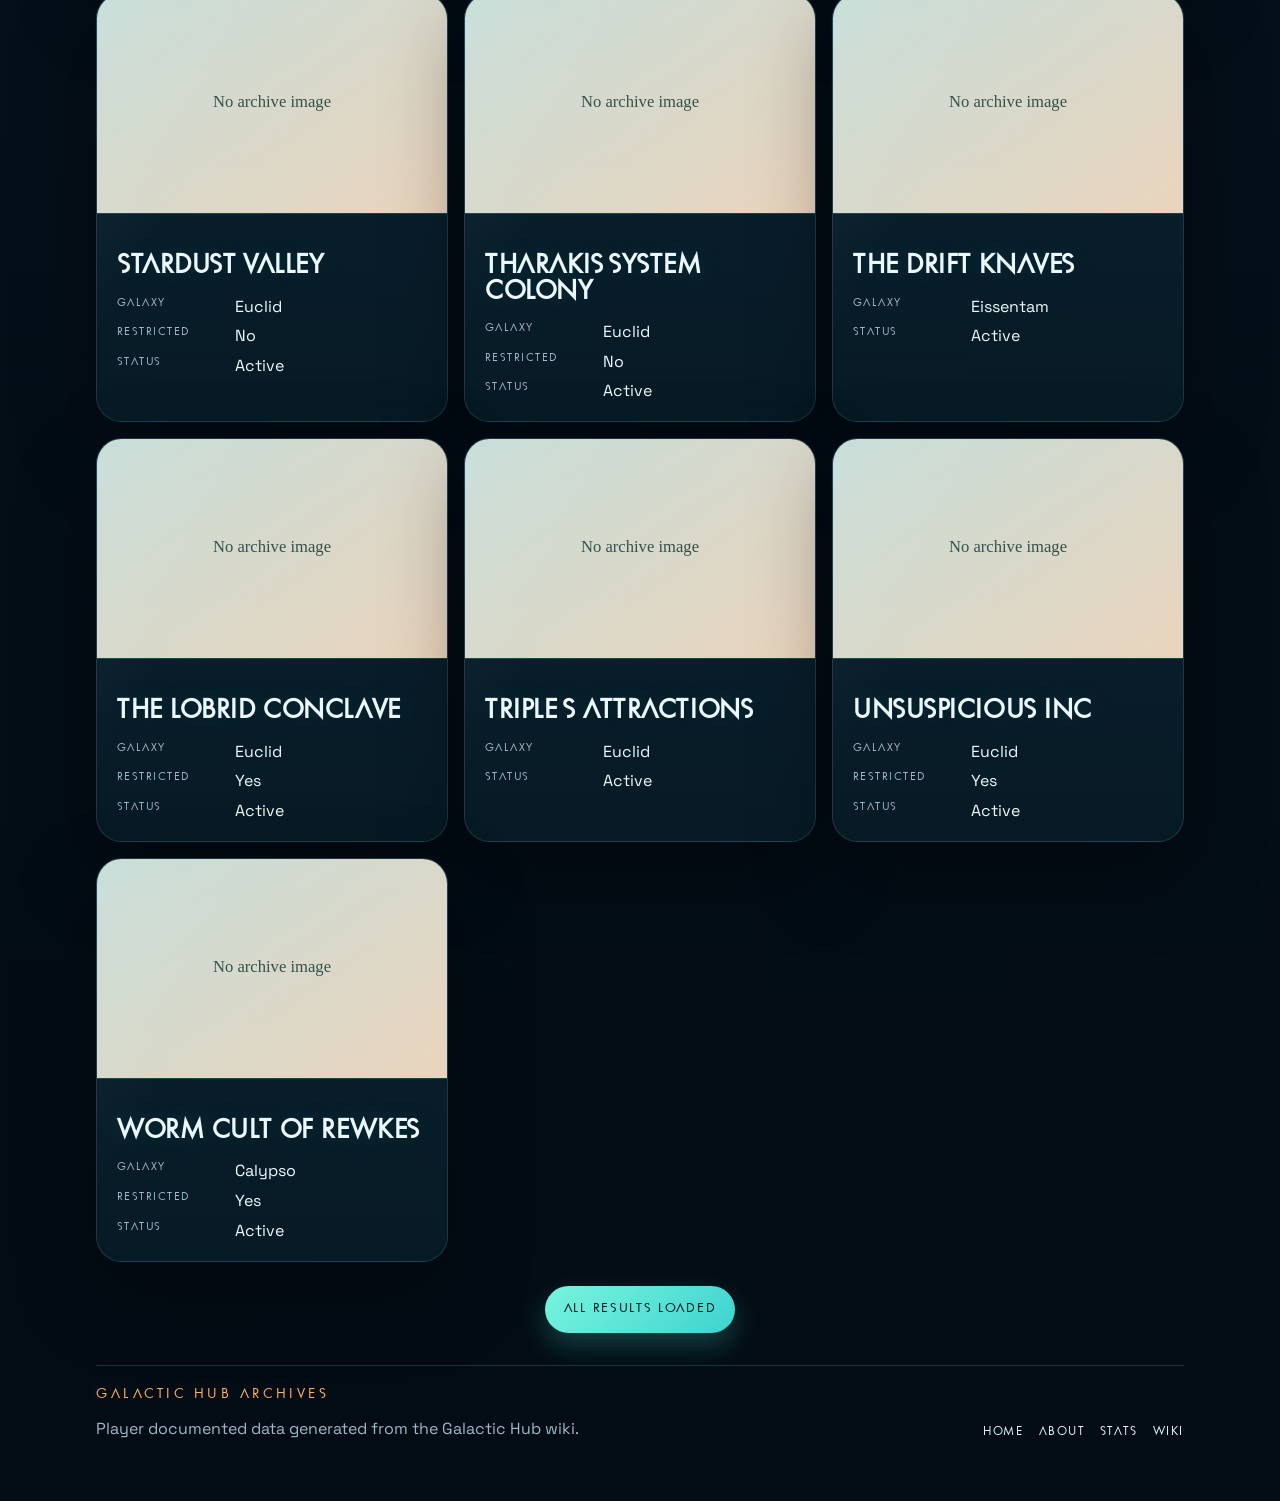
<file: colonies/index.html>
<!DOCTYPE html>
<html lang="en">
  <head>
    <meta charset="UTF-8" />
    <meta name="viewport" content="width=device-width, initial-scale=1.0" />
    <title>Colonies | Galactic Hub Archive</title>
    <meta name="theme-color" content="#071421" />
    <meta name="color-scheme" content="dark" />
    <meta
      name="description"
      content="Browse Galactic Hub colony records by restriction, status, galaxy, and civilization."
    />
    <meta property="og:type" content="website" />
    <meta property="og:site_name" content="Galactic Hub Archives" />
    <meta property="og:title" content="Colonies | Galactic Hub Archive" />
    <meta
      property="og:description"
      content="Browse Galactic Hub colony records by restriction, status, galaxy, and civilization."
    />
    <meta property="og:url" content="https://apexfatality93.github.io/GalacticHubArchive/colonies/" />
    <meta
      property="og:image"
      content="https://apexfatality93.github.io/GalacticHubArchive/assets/favicon/android-chrome-512x512.png"
    />
    <meta name="twitter:card" content="summary_large_image" />
    <meta name="twitter:title" content="Colonies | Galactic Hub Archive" />
    <meta
      name="twitter:description"
      content="Browse Galactic Hub colony records by restriction, status, galaxy, and civilization."
    />
    <meta
      name="twitter:image"
      content="https://apexfatality93.github.io/GalacticHubArchive/assets/favicon/android-chrome-512x512.png"
    />
    <link rel="canonical" href="https://apexfatality93.github.io/GalacticHubArchive/colonies/" />
    <link rel="icon" type="image/x-icon" href="../assets/favicon/favicon.ico" />
    <link rel="icon" type="image/png" sizes="16x16" href="../assets/favicon/favicon-16x16.png" />
    <link rel="icon" type="image/png" sizes="32x32" href="../assets/favicon/favicon-32x32.png" />
    <link rel="apple-touch-icon" sizes="180x180" href="../assets/favicon/apple-touch-icon.png" />
    <link rel="manifest" href="../assets/favicon/site.webmanifest" />
    <link rel="preconnect" href="https://fonts.googleapis.com" />
    <link rel="preconnect" href="https://fonts.gstatic.com" crossorigin />
    <link
      href="https://fonts.googleapis.com/css2?family=Space+Grotesk:wght@400;500;700&family=IBM+Plex+Mono:wght@400;500&display=swap"
      rel="stylesheet"
    />
    <link rel="stylesheet" href="../styles.css" />
  </head>
  <body data-page="colonies" data-json-path="../data/colonies.json">
    <div class="site-shell">
      <header class="hero hero-subpage">
        <div>
          <p class="eyebrow">Galactic Hub</p>
          <h1>Colony Archive</h1>
          <p class="hero-copy">Data is pulled from the wiki once per day.</p>
        </div>
        <nav class="hero-nav">
          <a class="button button-secondary" href="../">Back to home</a>
          <button class="button button-secondary" id="copy-link-button" type="button">
            Copy link
          </button>
        </nav>
      </header>

      <main class="page-section">
        <section class="filters-panel">
          <div class="filters-heading">
            <div>
              <p class="eyebrow">Filters</p>
              <h2>Sort and narrow the archive.</h2>
            </div>
            <button class="button button-secondary button-compact" id="reset-filters" type="button">
              Reset
            </button>
          </div>

          <div class="filters-grid">
            <label class="field">
              <span>Galaxy</span>
              <select id="galaxy-filter"><option value="">All galaxies</option></select>
            </label>
            <label class="field">
              <span>Restricted</span>
              <select id="restricted-filter"><option value="">All values</option></select>
            </label>
            <label class="field">
              <span>Status</span>
              <select id="status-filter"><option value="">All statuses</option></select>
            </label>
            <label class="field">
              <span>Sort</span>
              <select id="sort-select">
                <option value="name-asc">Name A-Z</option>
                <option value="name-desc">Name Z-A</option>
                <option value="status-asc">Status A-Z</option>
              </select>
            </label>
          </div>
        </section>

        <section class="results-toolbar">
          <div>
            <p class="eyebrow">Results</p>
            <h2 id="results-summary">Loading colonies...</h2>
          </div>
          <p class="results-meta" id="results-meta"></p>
        </section>

        <section id="cards-grid" class="cards-grid" aria-live="polite"></section>
        <div class="load-more-wrap">
          <button class="button button-primary" id="load-more-button" type="button" hidden>
            Load more
          </button>
        </div>
      </main>
    </div>

    <template id="colonies-card-template">
      <a class="data-card" target="_blank" rel="noreferrer">
        <div class="card-image-wrap">
          <img class="card-image" alt="" loading="lazy" />
        </div>
        <div class="card-content">
          <div class="card-header">
            <div>
              <p class="card-kicker"></p>
              <h3 class="card-title"></h3>
            </div>
          </div>
          <dl class="card-details"></dl>
        </div>
      </a>
    </template>

    <script src="../script.js"></script>
  </body>
</html>
</file>
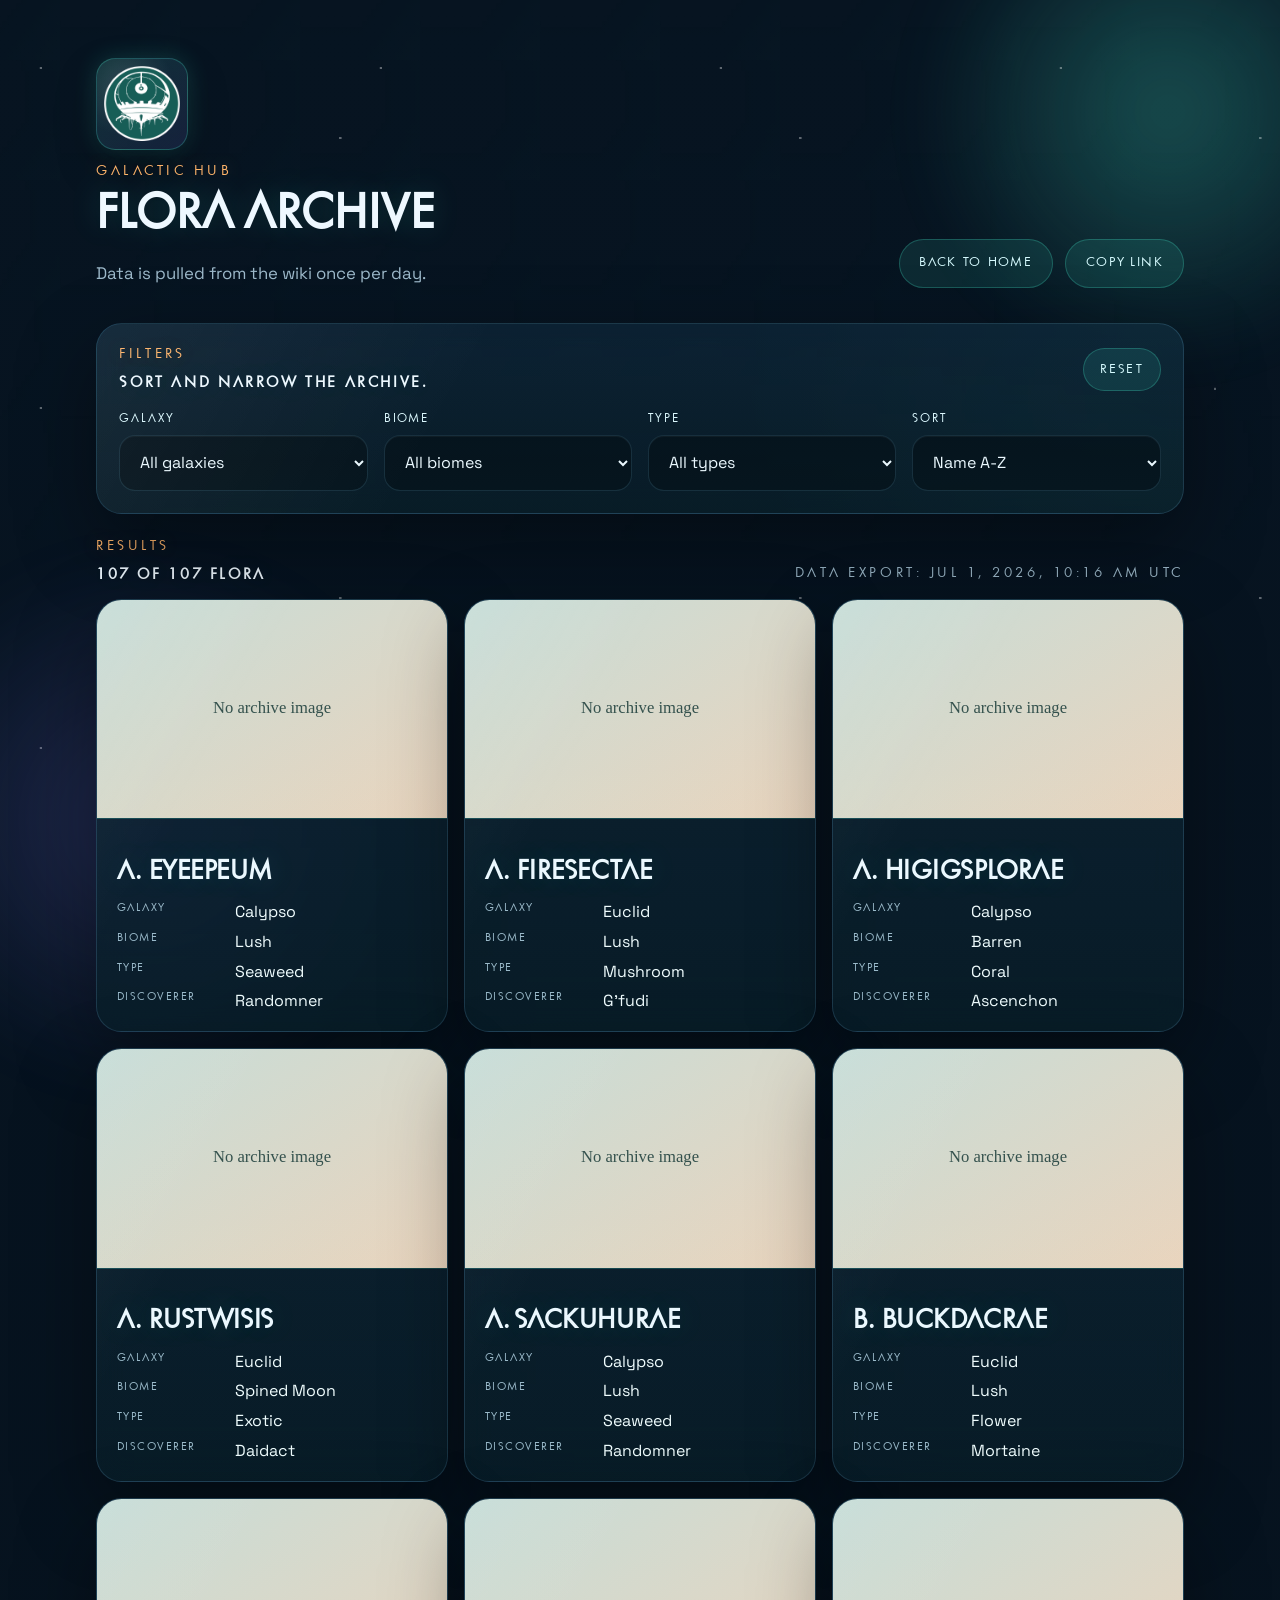
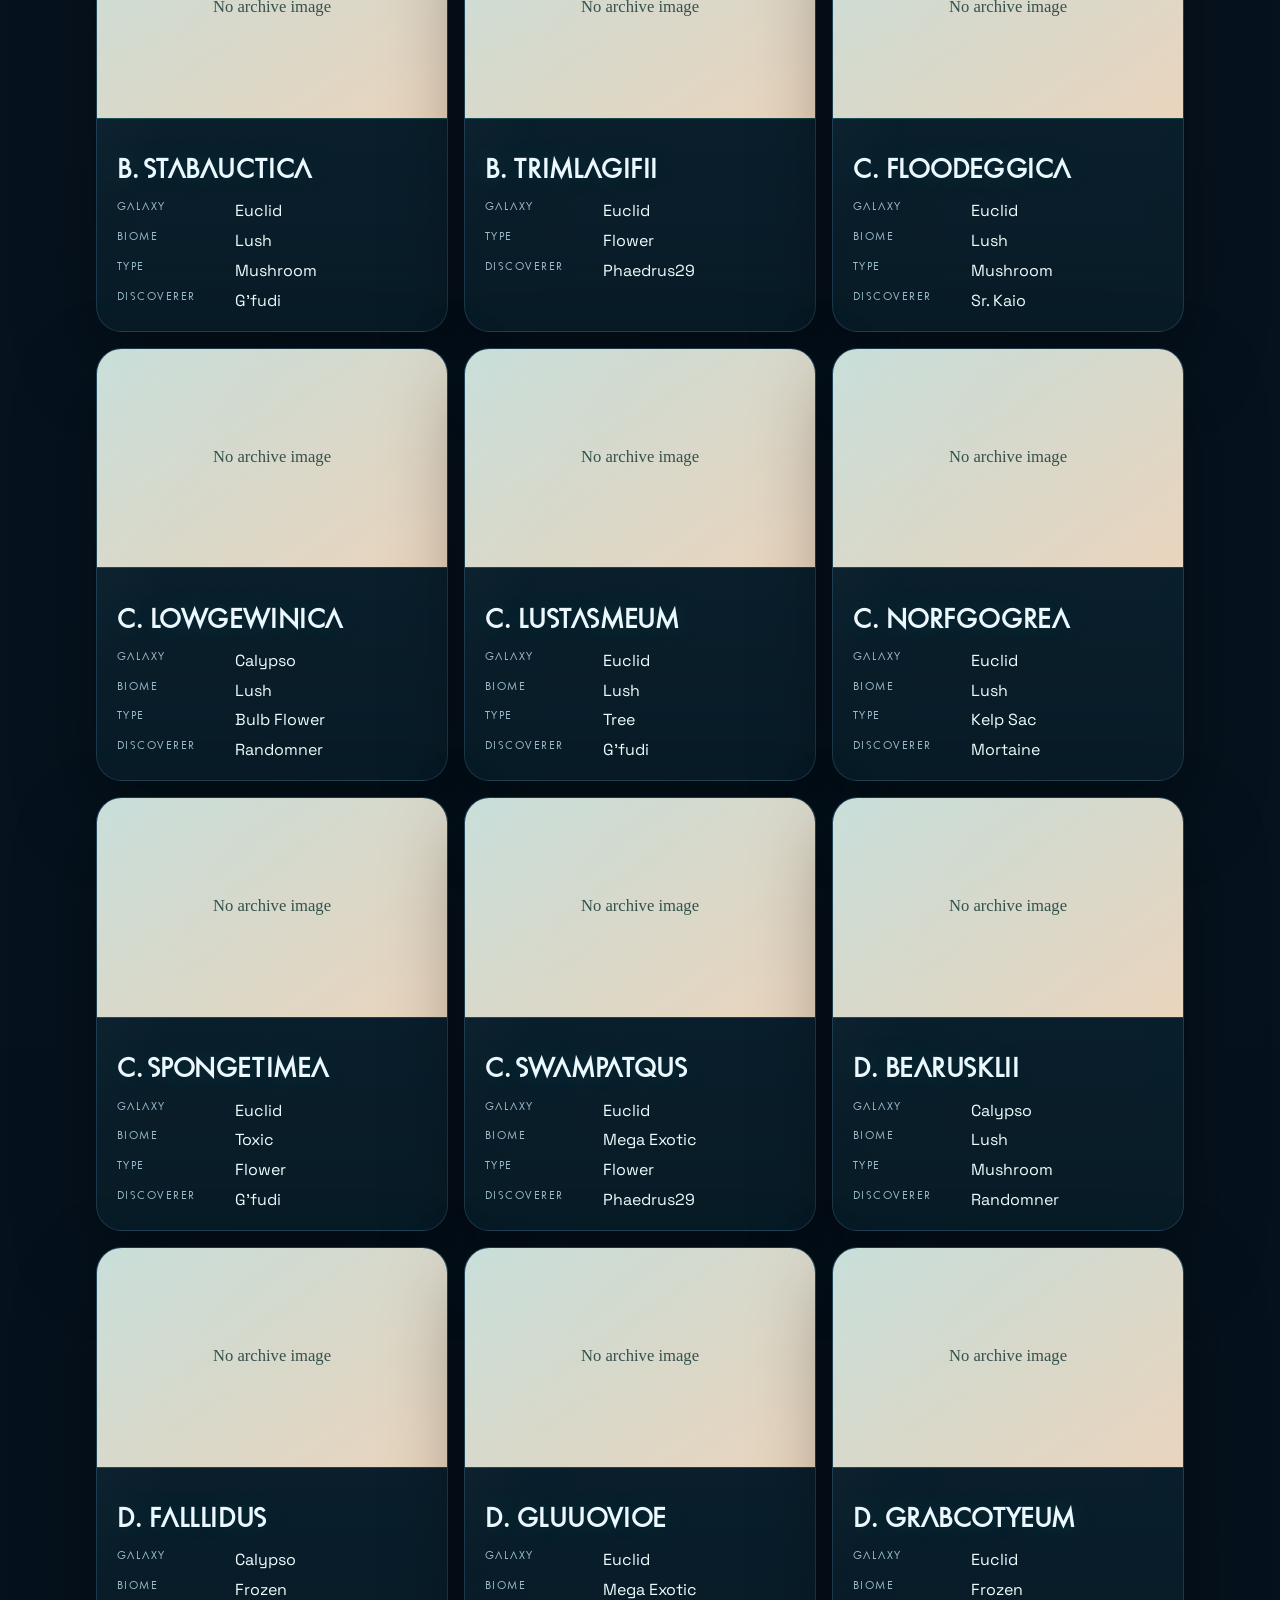
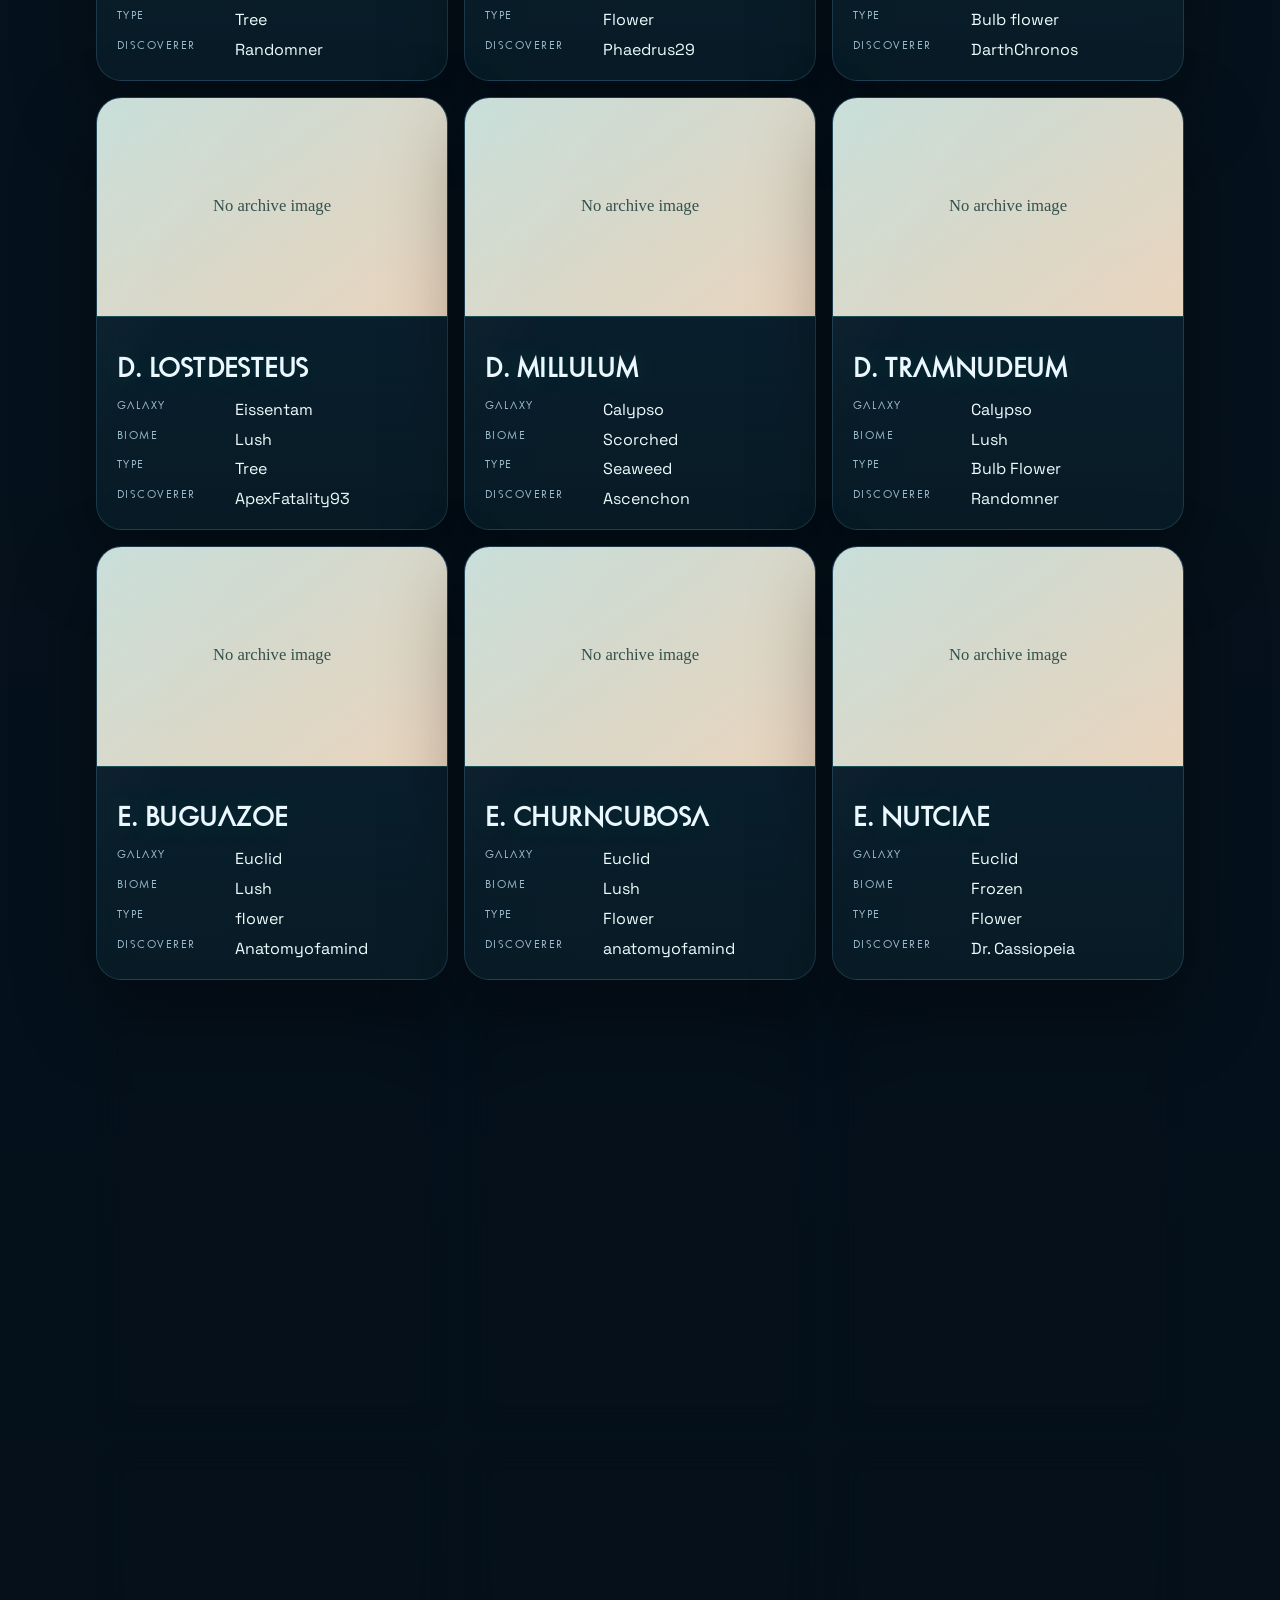
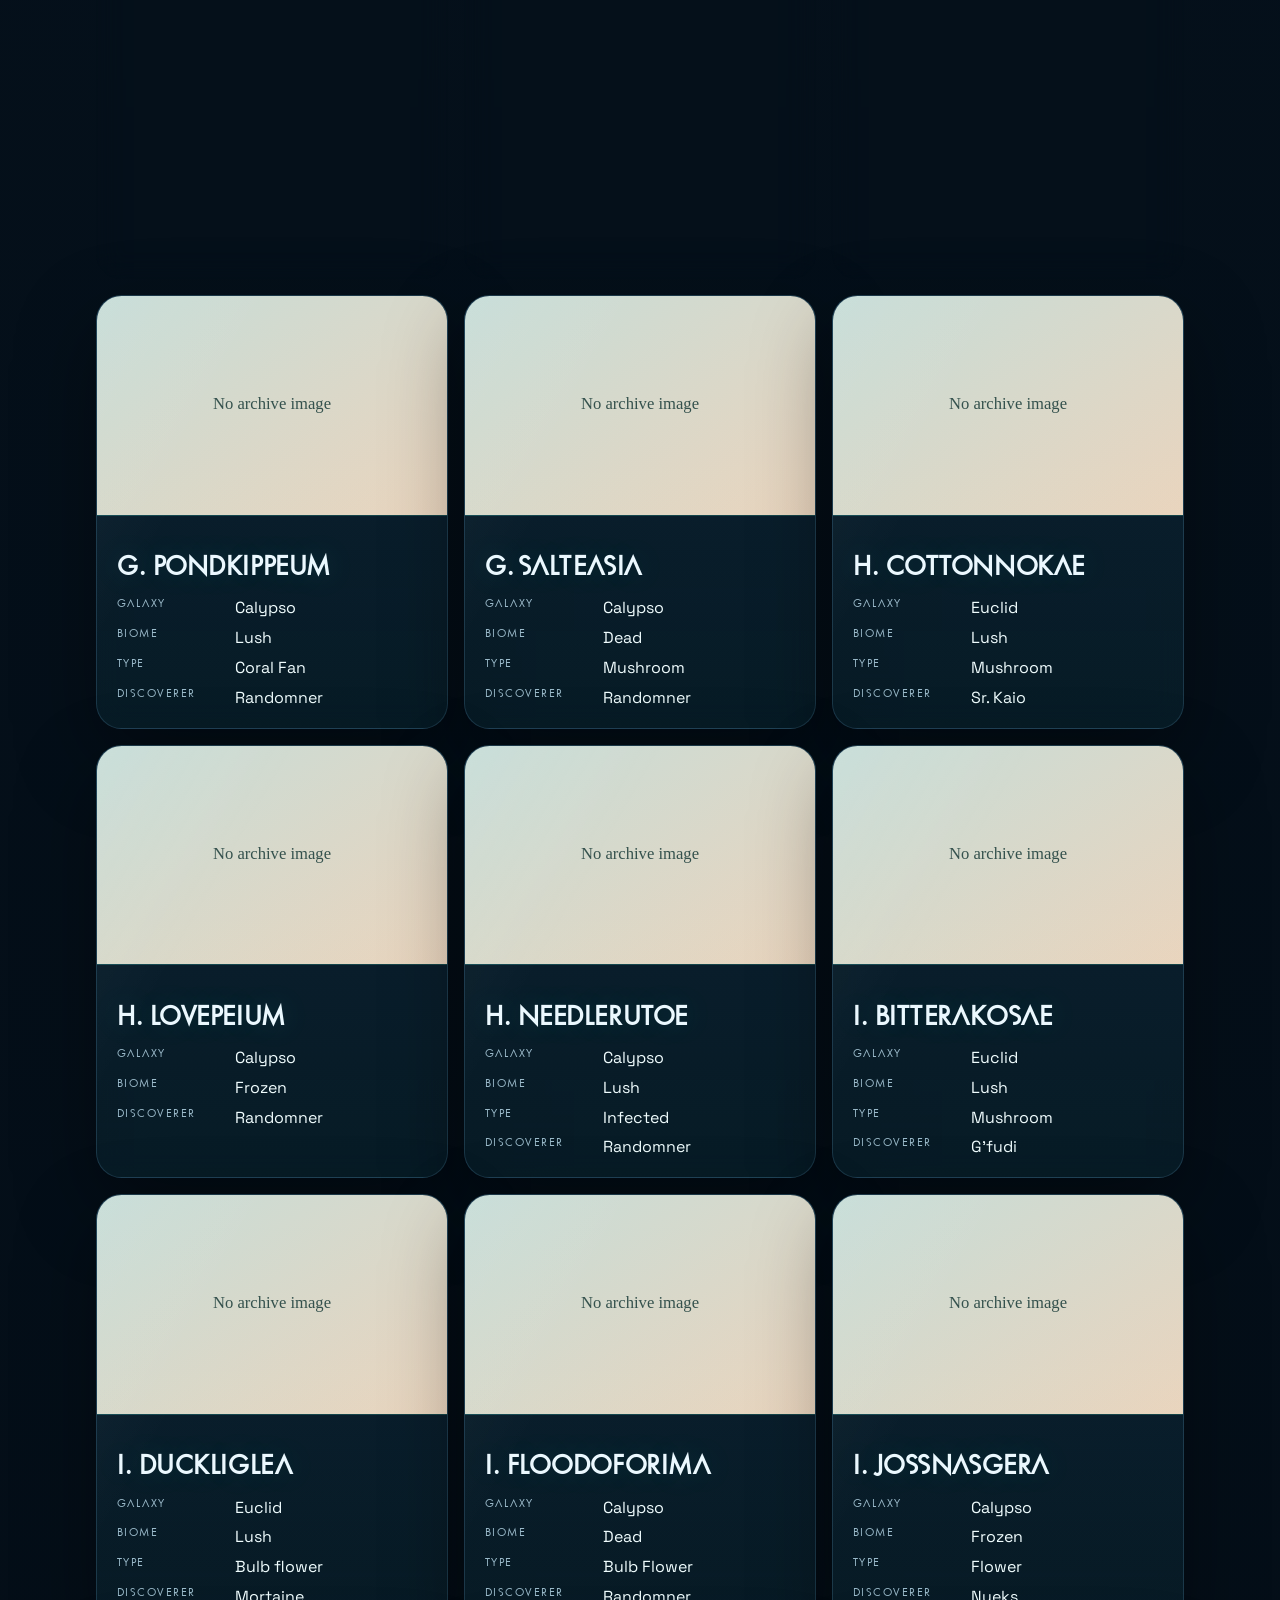
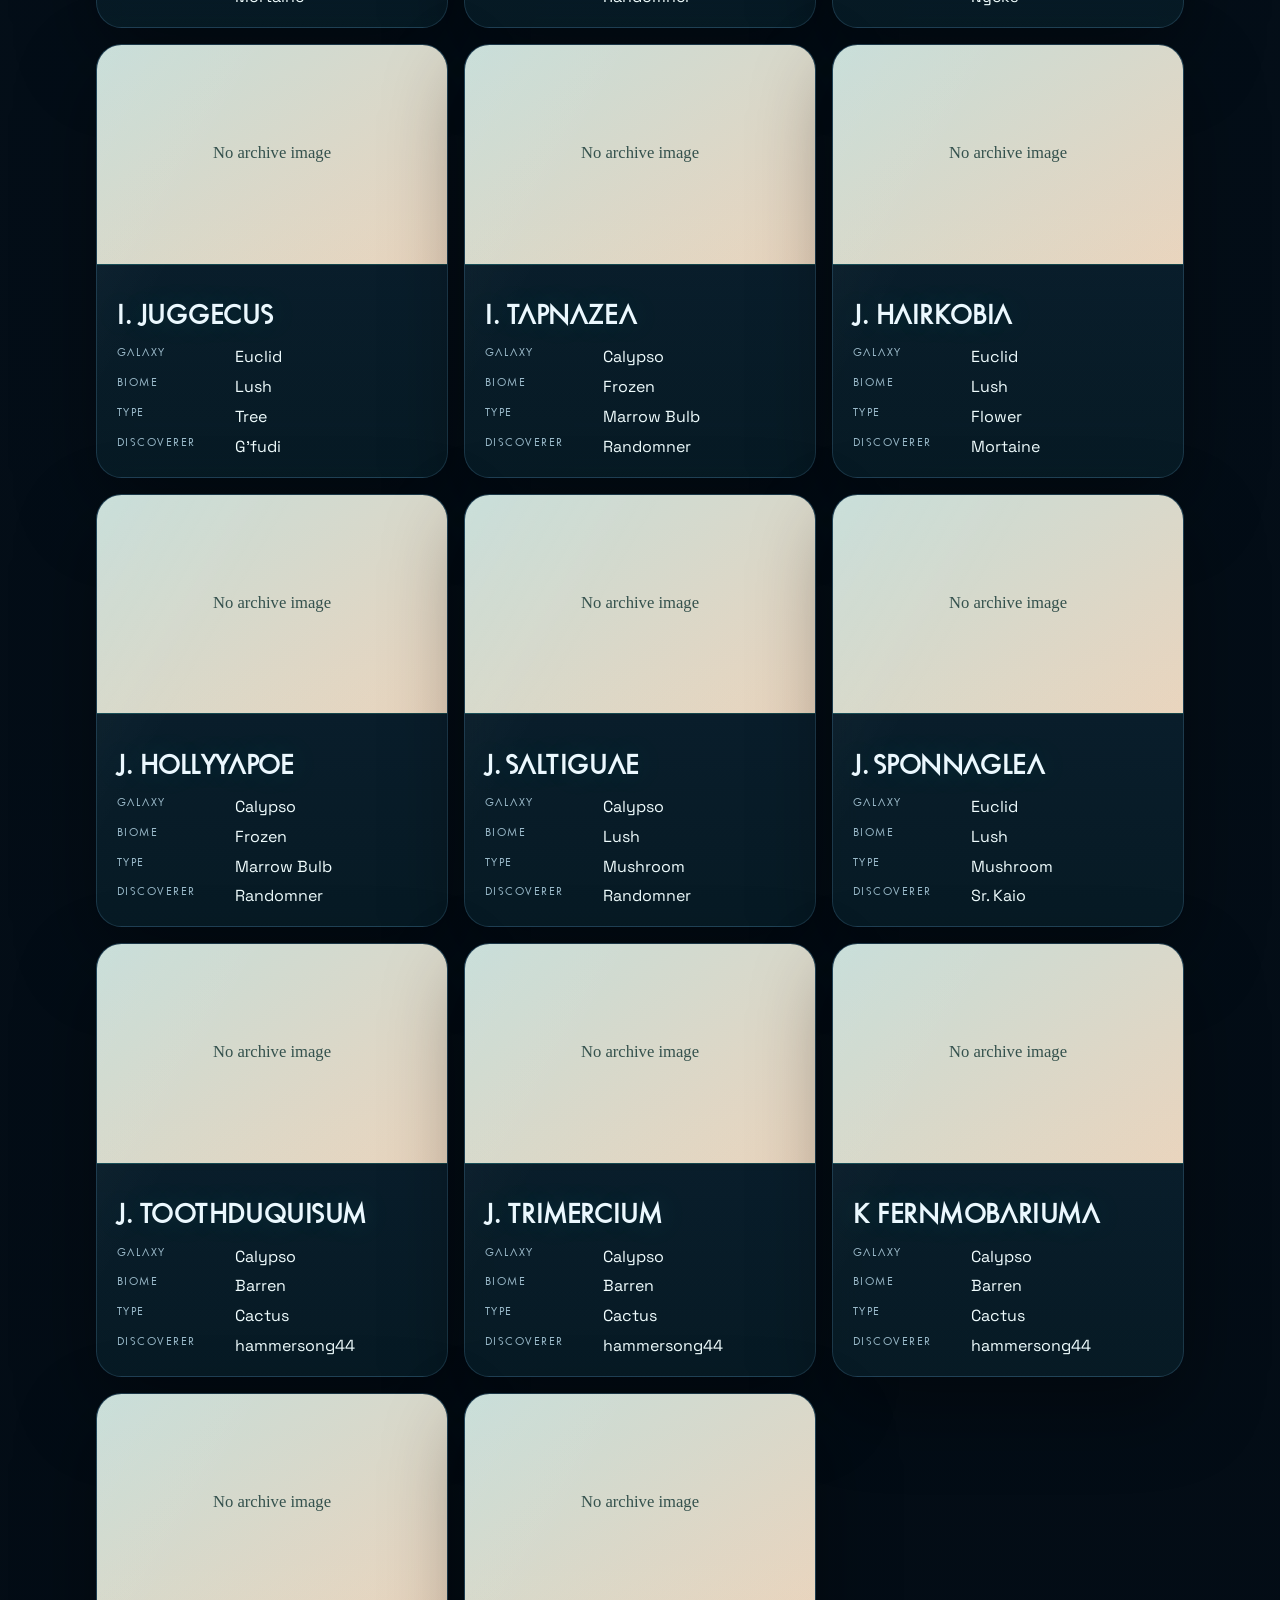
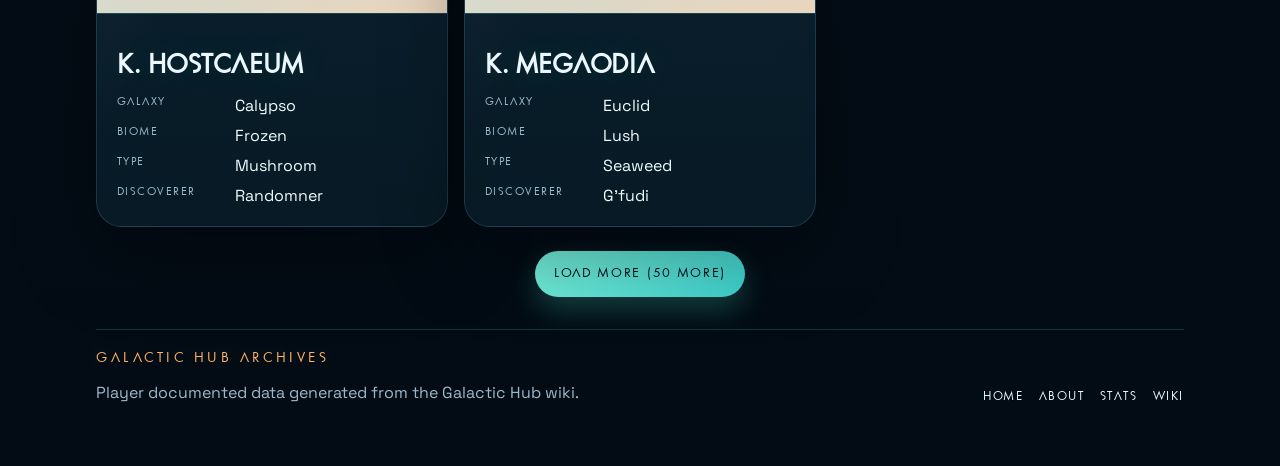
<file: flora/index.html>
<!DOCTYPE html>
<html lang="en">
  <head>
    <meta charset="UTF-8" />
    <meta name="viewport" content="width=device-width, initial-scale=1.0" />
    <title>Flora | Galactic Hub Archive</title>
    <meta name="theme-color" content="#071421" />
    <meta name="color-scheme" content="dark" />
    <meta
      name="description"
      content="Browse Galactic Hub flora records by biome, type, galaxy, and discoverer."
    />
    <meta property="og:type" content="website" />
    <meta property="og:site_name" content="Galactic Hub Archives" />
    <meta property="og:title" content="Flora | Galactic Hub Archive" />
    <meta
      property="og:description"
      content="Browse Galactic Hub flora records by biome, type, galaxy, and discoverer."
    />
    <meta property="og:url" content="https://apexfatality93.github.io/GalacticHubArchive/flora/" />
    <meta
      property="og:image"
      content="https://apexfatality93.github.io/GalacticHubArchive/assets/favicon/android-chrome-512x512.png"
    />
    <meta name="twitter:card" content="summary_large_image" />
    <meta name="twitter:title" content="Flora | Galactic Hub Archive" />
    <meta
      name="twitter:description"
      content="Browse Galactic Hub flora records by biome, type, galaxy, and discoverer."
    />
    <meta
      name="twitter:image"
      content="https://apexfatality93.github.io/GalacticHubArchive/assets/favicon/android-chrome-512x512.png"
    />
    <link rel="canonical" href="https://apexfatality93.github.io/GalacticHubArchive/flora/" />
    <link rel="icon" type="image/x-icon" href="../assets/favicon/favicon.ico" />
    <link rel="icon" type="image/png" sizes="16x16" href="../assets/favicon/favicon-16x16.png" />
    <link rel="icon" type="image/png" sizes="32x32" href="../assets/favicon/favicon-32x32.png" />
    <link rel="apple-touch-icon" sizes="180x180" href="../assets/favicon/apple-touch-icon.png" />
    <link rel="manifest" href="../assets/favicon/site.webmanifest" />
    <link rel="preconnect" href="https://fonts.googleapis.com" />
    <link rel="preconnect" href="https://fonts.gstatic.com" crossorigin />
    <link
      href="https://fonts.googleapis.com/css2?family=Space+Grotesk:wght@400;500;700&family=IBM+Plex+Mono:wght@400;500&display=swap"
      rel="stylesheet"
    />
    <link rel="stylesheet" href="../styles.css" />
  </head>
  <body data-page="flora" data-json-path="../data/flora.json">
    <div class="site-shell">
      <header class="hero hero-subpage">
        <div>
          <p class="eyebrow">Galactic Hub</p>
          <h1>Flora Archive</h1>
          <p class="hero-copy">Data is pulled from the wiki once per day.</p>
        </div>
        <nav class="hero-nav">
          <a class="button button-secondary" href="../">Back to home</a>
          <button class="button button-secondary" id="copy-link-button" type="button">
            Copy link
          </button>
        </nav>
      </header>

      <main class="page-section">
        <section class="filters-panel">
          <div class="filters-heading">
            <div>
              <p class="eyebrow">Filters</p>
              <h2>Sort and narrow the archive.</h2>
            </div>
            <button class="button button-secondary button-compact" id="reset-filters" type="button">
              Reset
            </button>
          </div>

          <div class="filters-grid">
            <label class="field">
              <span>Galaxy</span>
              <select id="galaxy-filter">
                <option value="">All galaxies</option>
              </select>
            </label>

            <label class="field">
              <span>Biome</span>
              <select id="biome-filter">
                <option value="">All biomes</option>
              </select>
            </label>

            <label class="field">
              <span>Type</span>
              <select id="type-filter">
                <option value="">All types</option>
              </select>
            </label>

            <label class="field">
              <span>Sort</span>
              <select id="sort-select">
                <option value="name-asc">Name A-Z</option>
                <option value="name-desc">Name Z-A</option>
                <option value="biome-asc">Biome A-Z</option>
                <option value="type-asc">Type A-Z</option>
              </select>
            </label>
          </div>
        </section>

        <section class="results-toolbar">
          <div>
            <p class="eyebrow">Results</p>
            <h2 id="results-summary">Loading flora...</h2>
          </div>
          <p class="results-meta" id="results-meta"></p>
        </section>

        <section id="cards-grid" class="cards-grid" aria-live="polite"></section>
        <div class="load-more-wrap">
          <button class="button button-primary" id="load-more-button" type="button" hidden>
            Load more
          </button>
        </div>
      </main>
    </div>

    <template id="flora-card-template">
      <a class="data-card" target="_blank" rel="noreferrer">
        <div class="card-image-wrap">
          <img class="card-image" alt="" loading="lazy" />
        </div>
        <div class="card-content">
          <div class="card-header">
            <div>
              <p class="card-kicker"></p>
              <h3 class="card-title"></h3>
            </div>
          </div>
          <dl class="card-details"></dl>
        </div>
      </a>
    </template>

    <script src="../script.js"></script>
  </body>
</html>
</file>
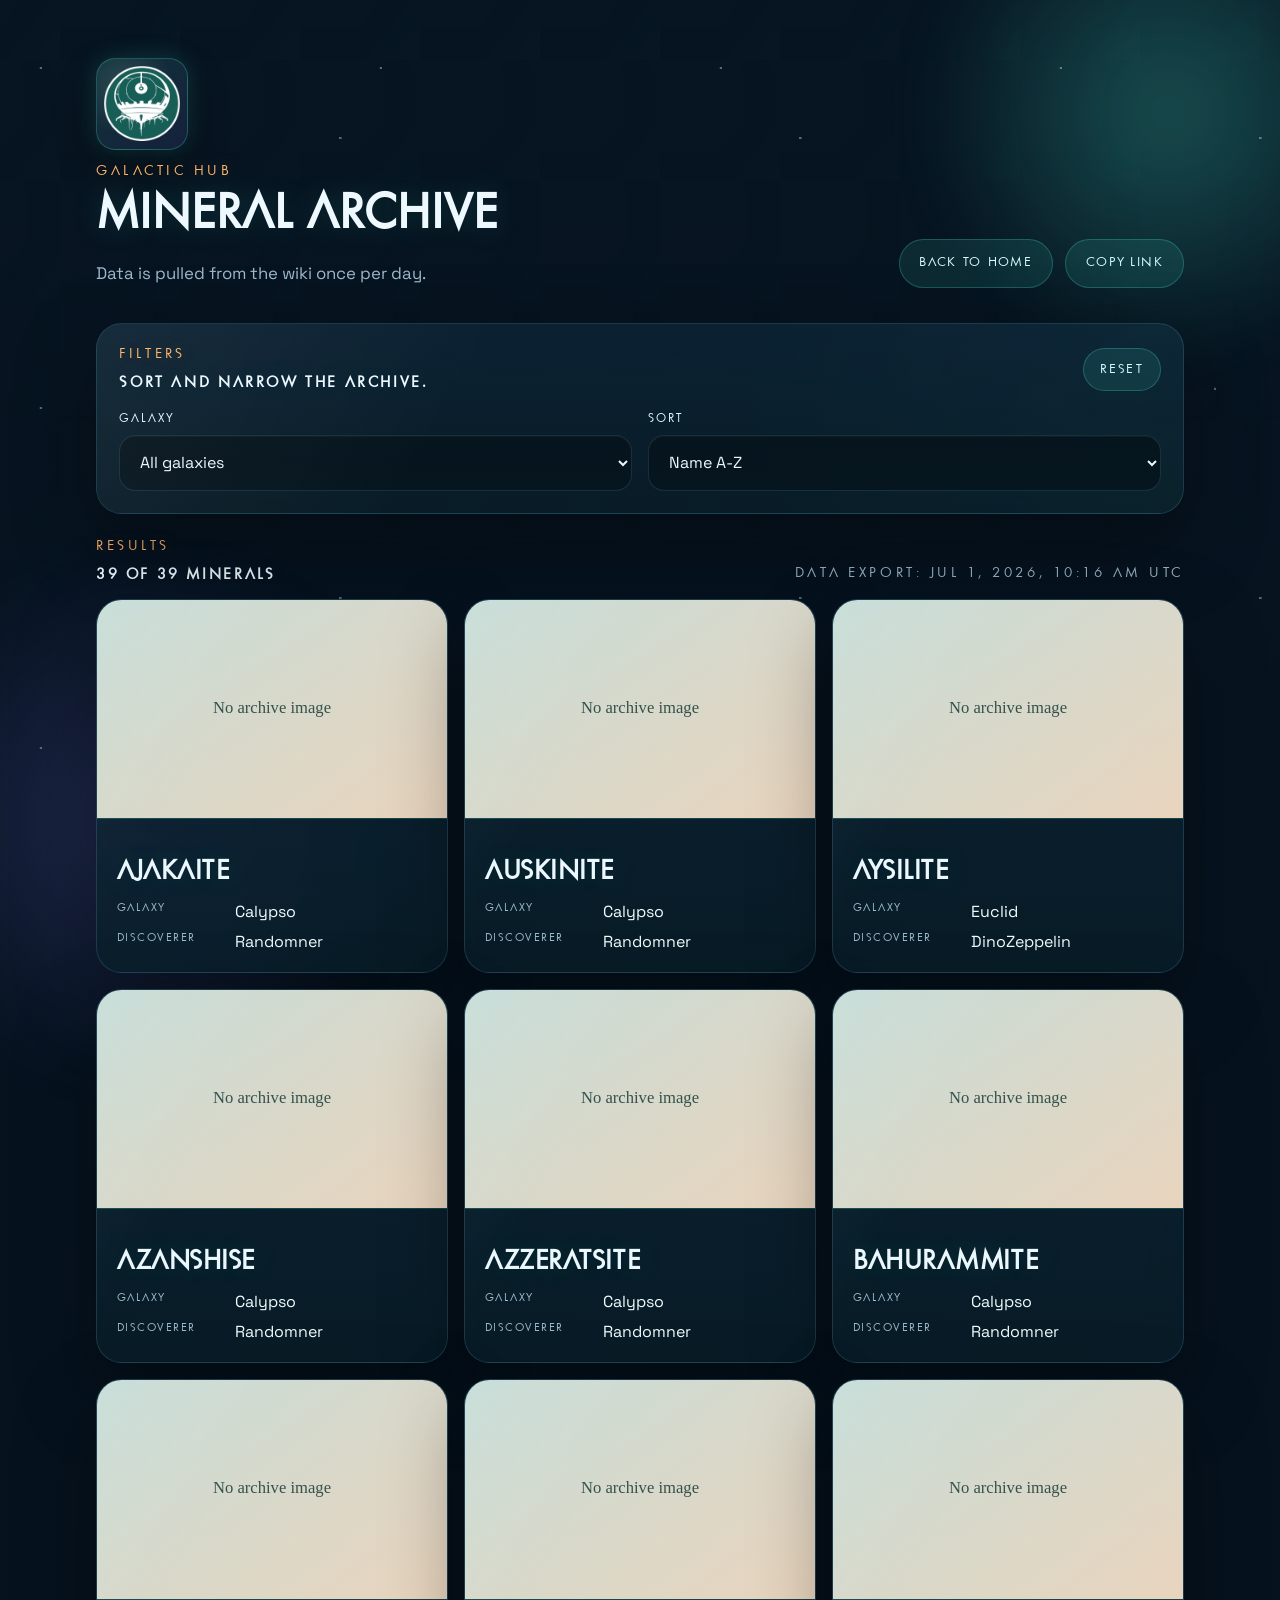
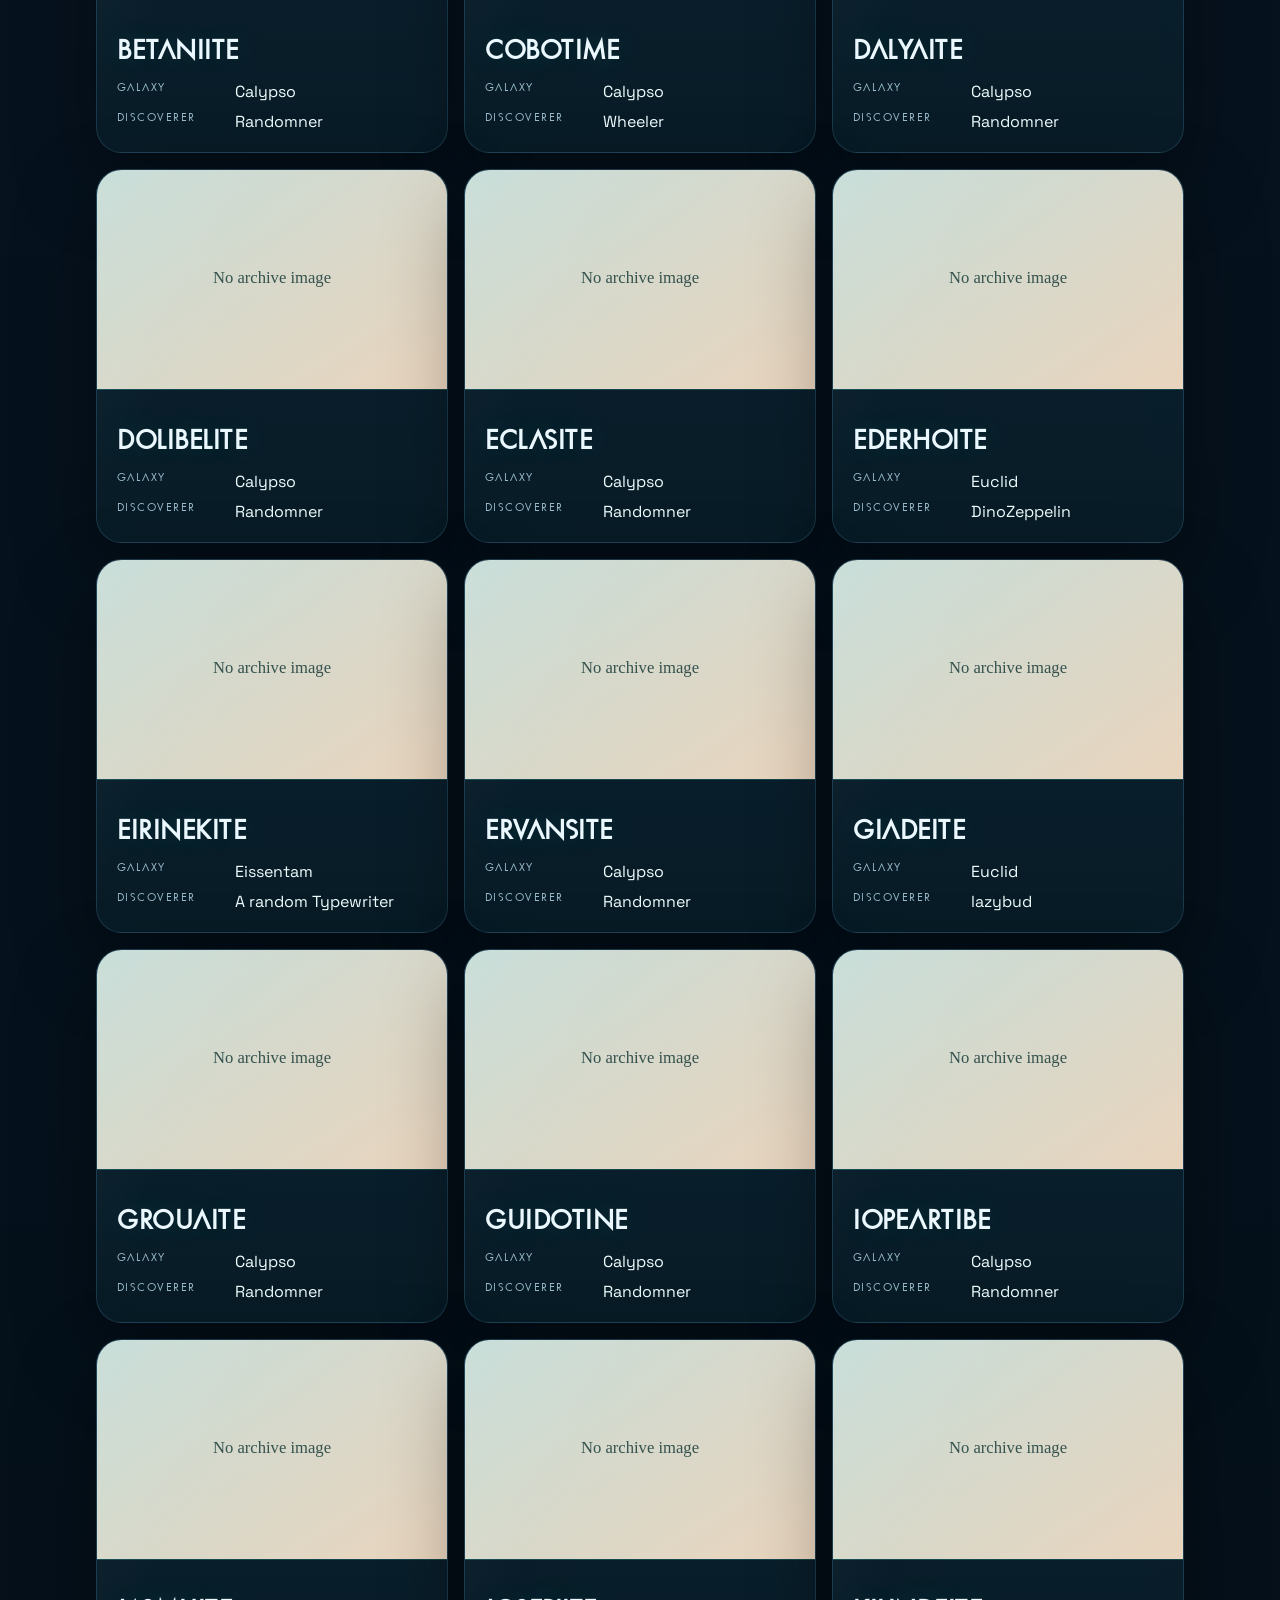
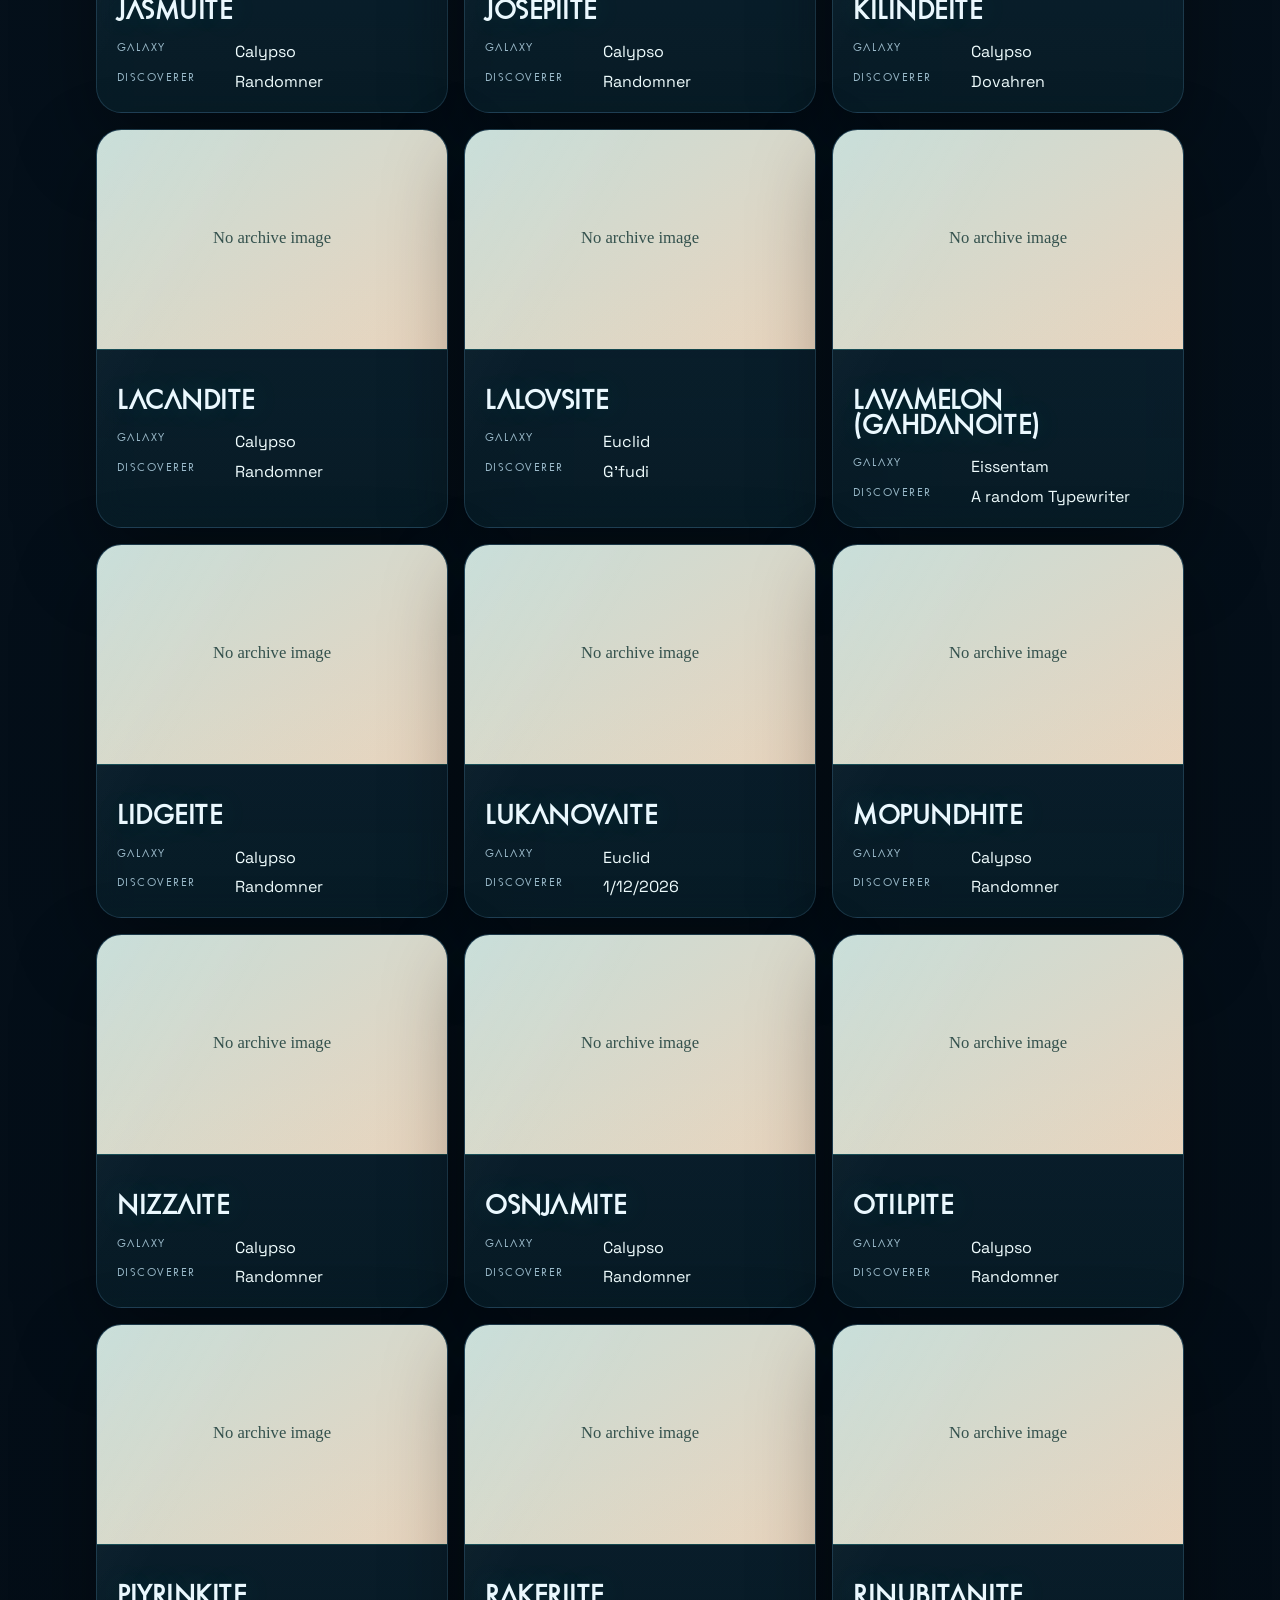
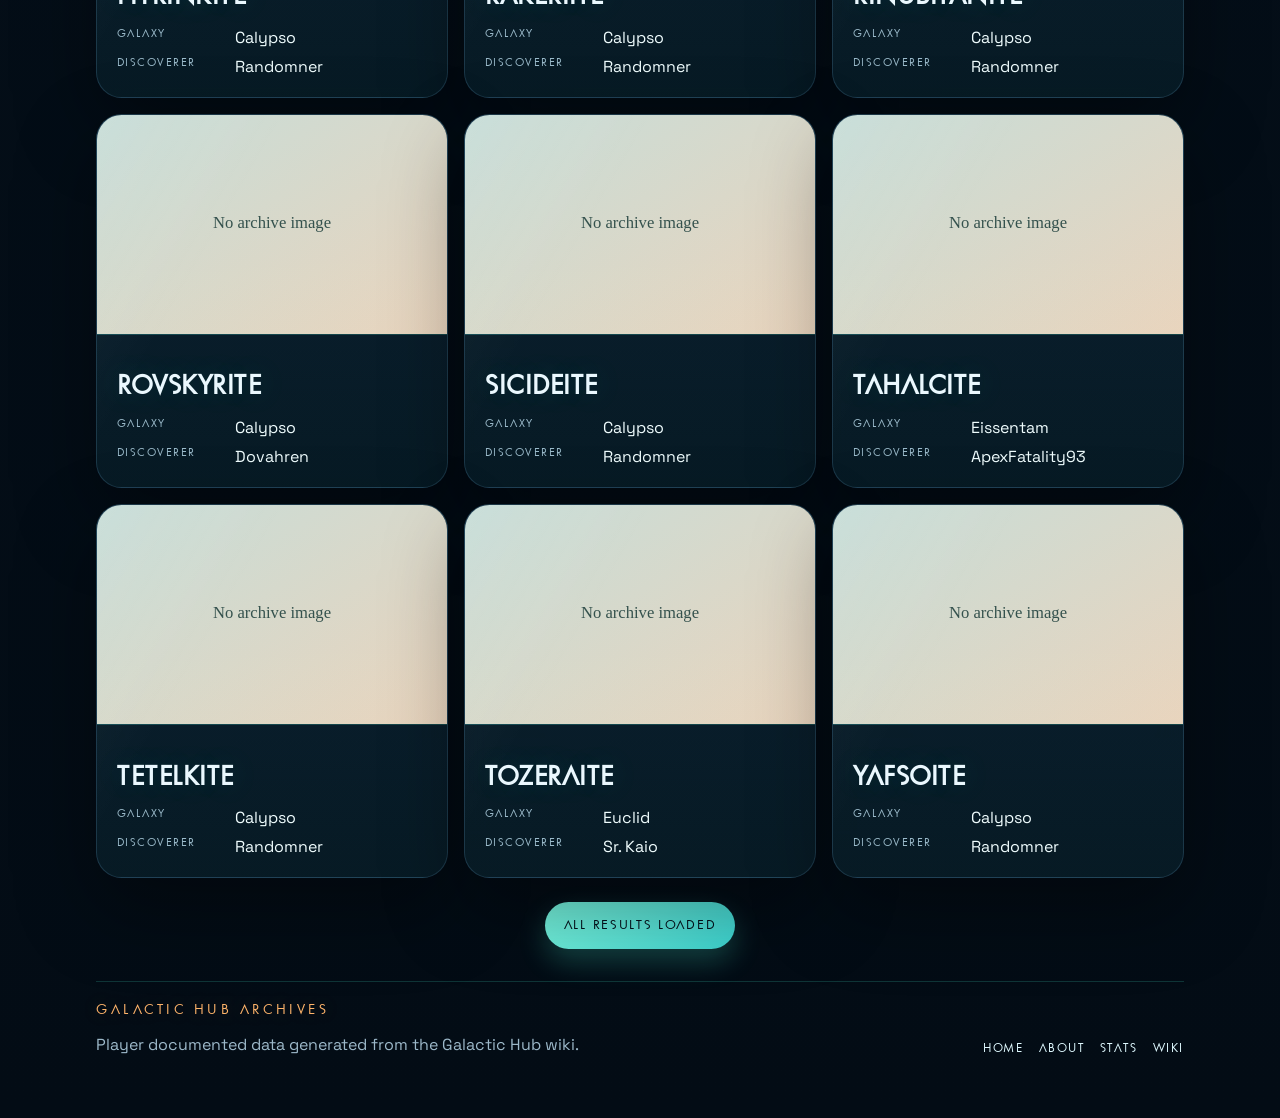
<file: minerals/index.html>
<!DOCTYPE html>
<html lang="en">
  <head>
    <meta charset="UTF-8" />
    <meta name="viewport" content="width=device-width, initial-scale=1.0" />
    <title>Minerals | Galactic Hub Archive</title>
    <meta name="theme-color" content="#071421" />
    <meta name="color-scheme" content="dark" />
    <meta
      name="description"
      content="Browse Galactic Hub mineral discoveries by galaxy, civilization, and discoverer."
    />
    <meta property="og:type" content="website" />
    <meta property="og:site_name" content="Galactic Hub Archives" />
    <meta property="og:title" content="Minerals | Galactic Hub Archive" />
    <meta
      property="og:description"
      content="Browse Galactic Hub mineral discoveries by galaxy, civilization, and discoverer."
    />
    <meta property="og:url" content="https://apexfatality93.github.io/GalacticHubArchive/minerals/" />
    <meta
      property="og:image"
      content="https://apexfatality93.github.io/GalacticHubArchive/assets/favicon/android-chrome-512x512.png"
    />
    <meta name="twitter:card" content="summary_large_image" />
    <meta name="twitter:title" content="Minerals | Galactic Hub Archive" />
    <meta
      name="twitter:description"
      content="Browse Galactic Hub mineral discoveries by galaxy, civilization, and discoverer."
    />
    <meta
      name="twitter:image"
      content="https://apexfatality93.github.io/GalacticHubArchive/assets/favicon/android-chrome-512x512.png"
    />
    <link rel="canonical" href="https://apexfatality93.github.io/GalacticHubArchive/minerals/" />
    <link rel="icon" type="image/x-icon" href="../assets/favicon/favicon.ico" />
    <link rel="icon" type="image/png" sizes="16x16" href="../assets/favicon/favicon-16x16.png" />
    <link rel="icon" type="image/png" sizes="32x32" href="../assets/favicon/favicon-32x32.png" />
    <link rel="apple-touch-icon" sizes="180x180" href="../assets/favicon/apple-touch-icon.png" />
    <link rel="manifest" href="../assets/favicon/site.webmanifest" />
    <link rel="preconnect" href="https://fonts.googleapis.com" />
    <link rel="preconnect" href="https://fonts.gstatic.com" crossorigin />
    <link
      href="https://fonts.googleapis.com/css2?family=Space+Grotesk:wght@400;500;700&family=IBM+Plex+Mono:wght@400;500&display=swap"
      rel="stylesheet"
    />
    <link rel="stylesheet" href="../styles.css" />
  </head>
  <body data-page="minerals" data-json-path="../data/minerals.json">
    <div class="site-shell">
      <header class="hero hero-subpage">
        <div>
          <p class="eyebrow">Galactic Hub</p>
          <h1>Mineral Archive</h1>
          <p class="hero-copy">Data is pulled from the wiki once per day.</p>
        </div>
        <nav class="hero-nav">
          <a class="button button-secondary" href="../">Back to home</a>
          <button class="button button-secondary" id="copy-link-button" type="button">
            Copy link
          </button>
        </nav>
      </header>

      <main class="page-section">
        <section class="filters-panel">
          <div class="filters-heading">
            <div>
              <p class="eyebrow">Filters</p>
              <h2>Sort and narrow the archive.</h2>
            </div>
            <button class="button button-secondary button-compact" id="reset-filters" type="button">
              Reset
            </button>
          </div>

          <div class="filters-grid">
            <label class="field">
              <span>Galaxy</span>
              <select id="galaxy-filter">
                <option value="">All galaxies</option>
              </select>
            </label>

            <label class="field">
              <span>Sort</span>
              <select id="sort-select">
                <option value="name-asc">Name A-Z</option>
                <option value="name-desc">Name Z-A</option>
              </select>
            </label>
          </div>
        </section>

        <section class="results-toolbar">
          <div>
            <p class="eyebrow">Results</p>
            <h2 id="results-summary">Loading minerals...</h2>
          </div>
          <p class="results-meta" id="results-meta"></p>
        </section>

        <section id="cards-grid" class="cards-grid" aria-live="polite"></section>
        <div class="load-more-wrap">
          <button class="button button-primary" id="load-more-button" type="button" hidden>
            Load more
          </button>
        </div>
      </main>
    </div>

    <template id="minerals-card-template">
      <a class="data-card" target="_blank" rel="noreferrer">
        <div class="card-image-wrap">
          <img class="card-image" alt="" loading="lazy" />
        </div>
        <div class="card-content">
          <div class="card-header">
            <div>
              <p class="card-kicker"></p>
              <h3 class="card-title"></h3>
            </div>
          </div>
          <dl class="card-details"></dl>
        </div>
      </a>
    </template>

    <script src="../script.js"></script>
  </body>
</html>
</file>
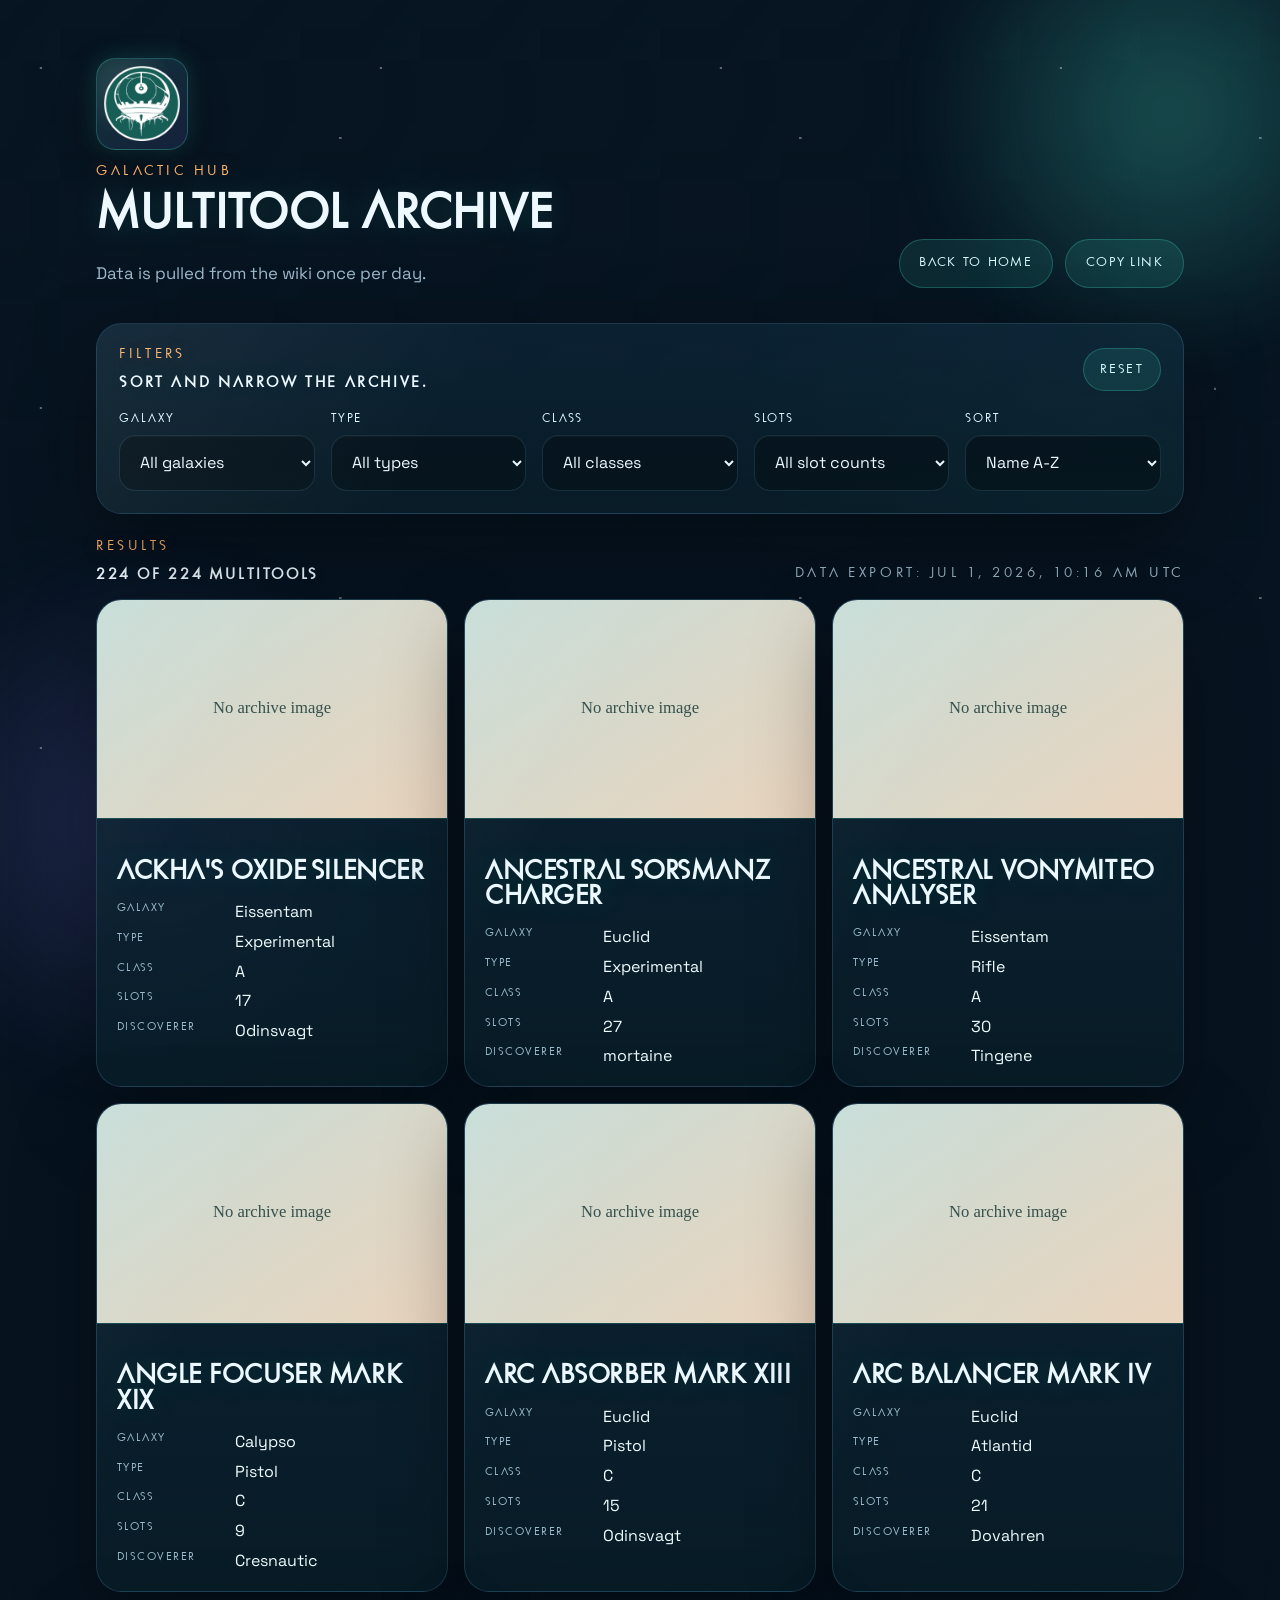
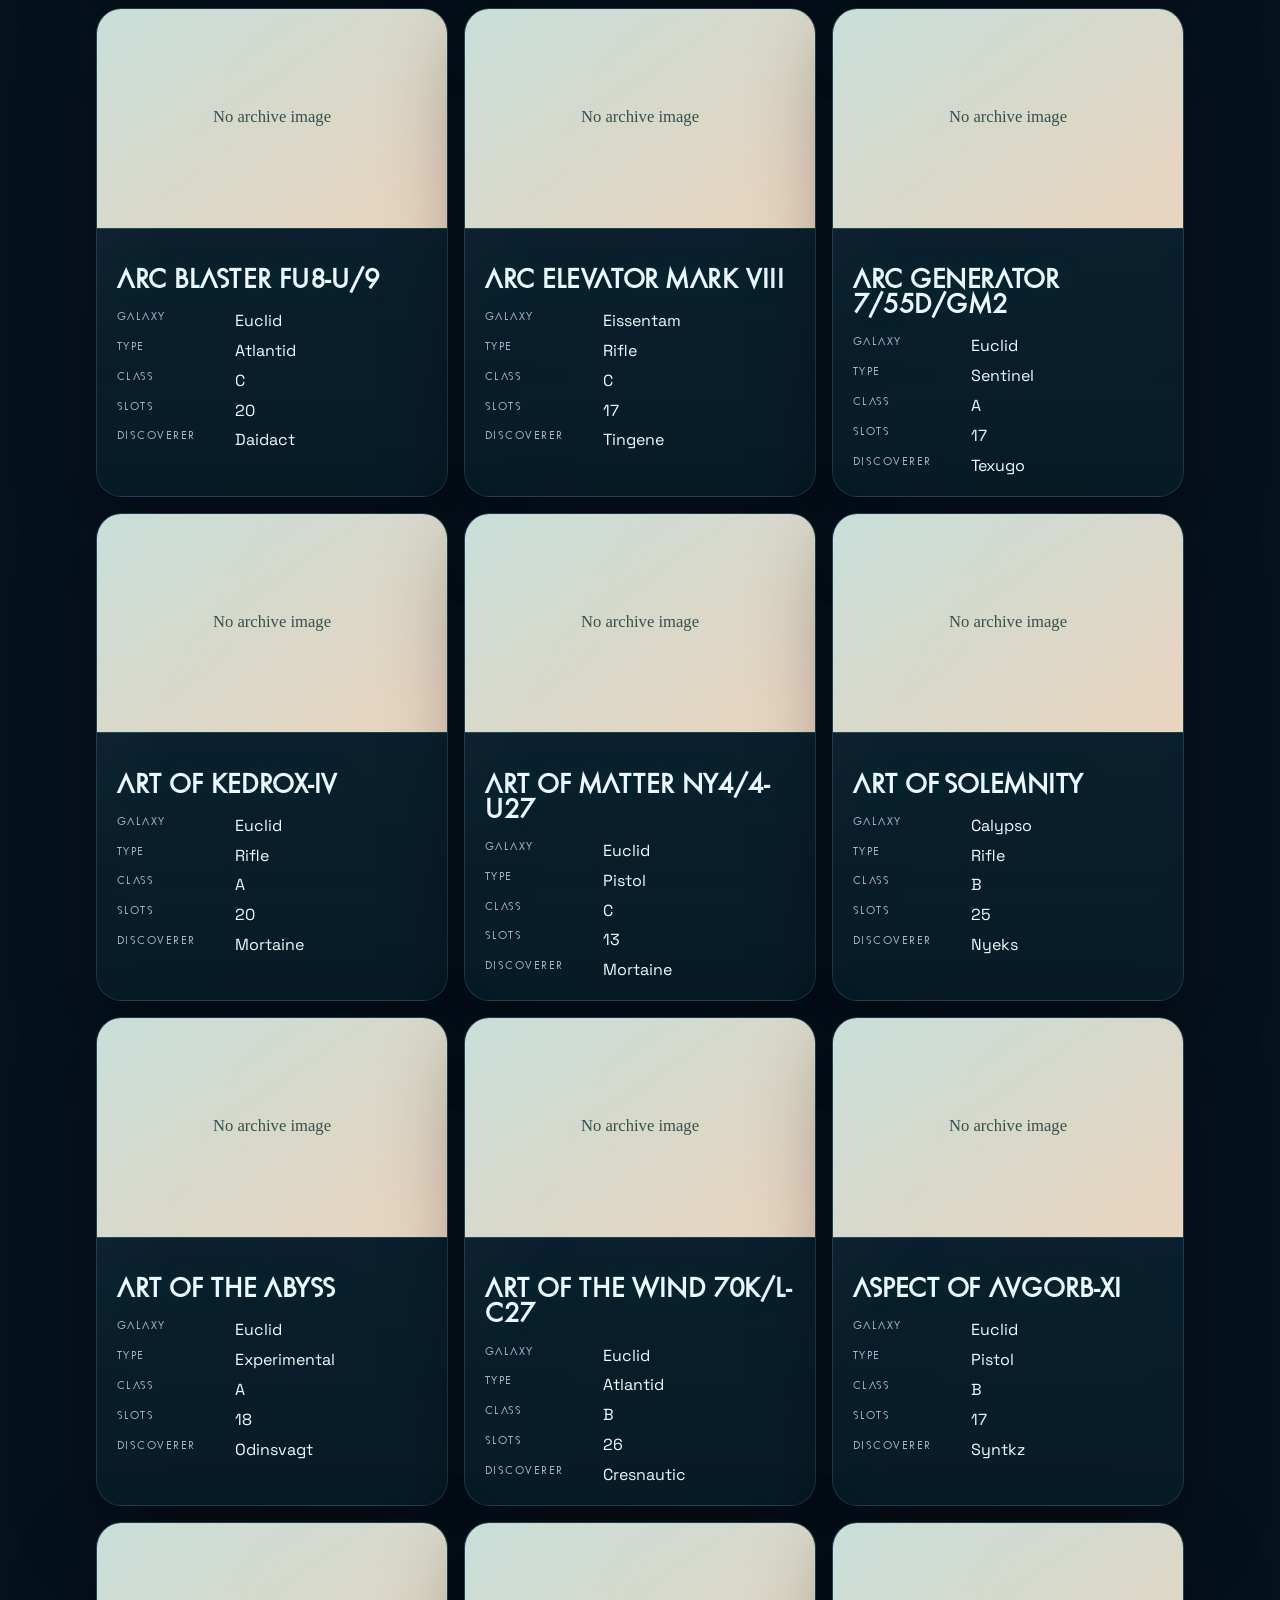
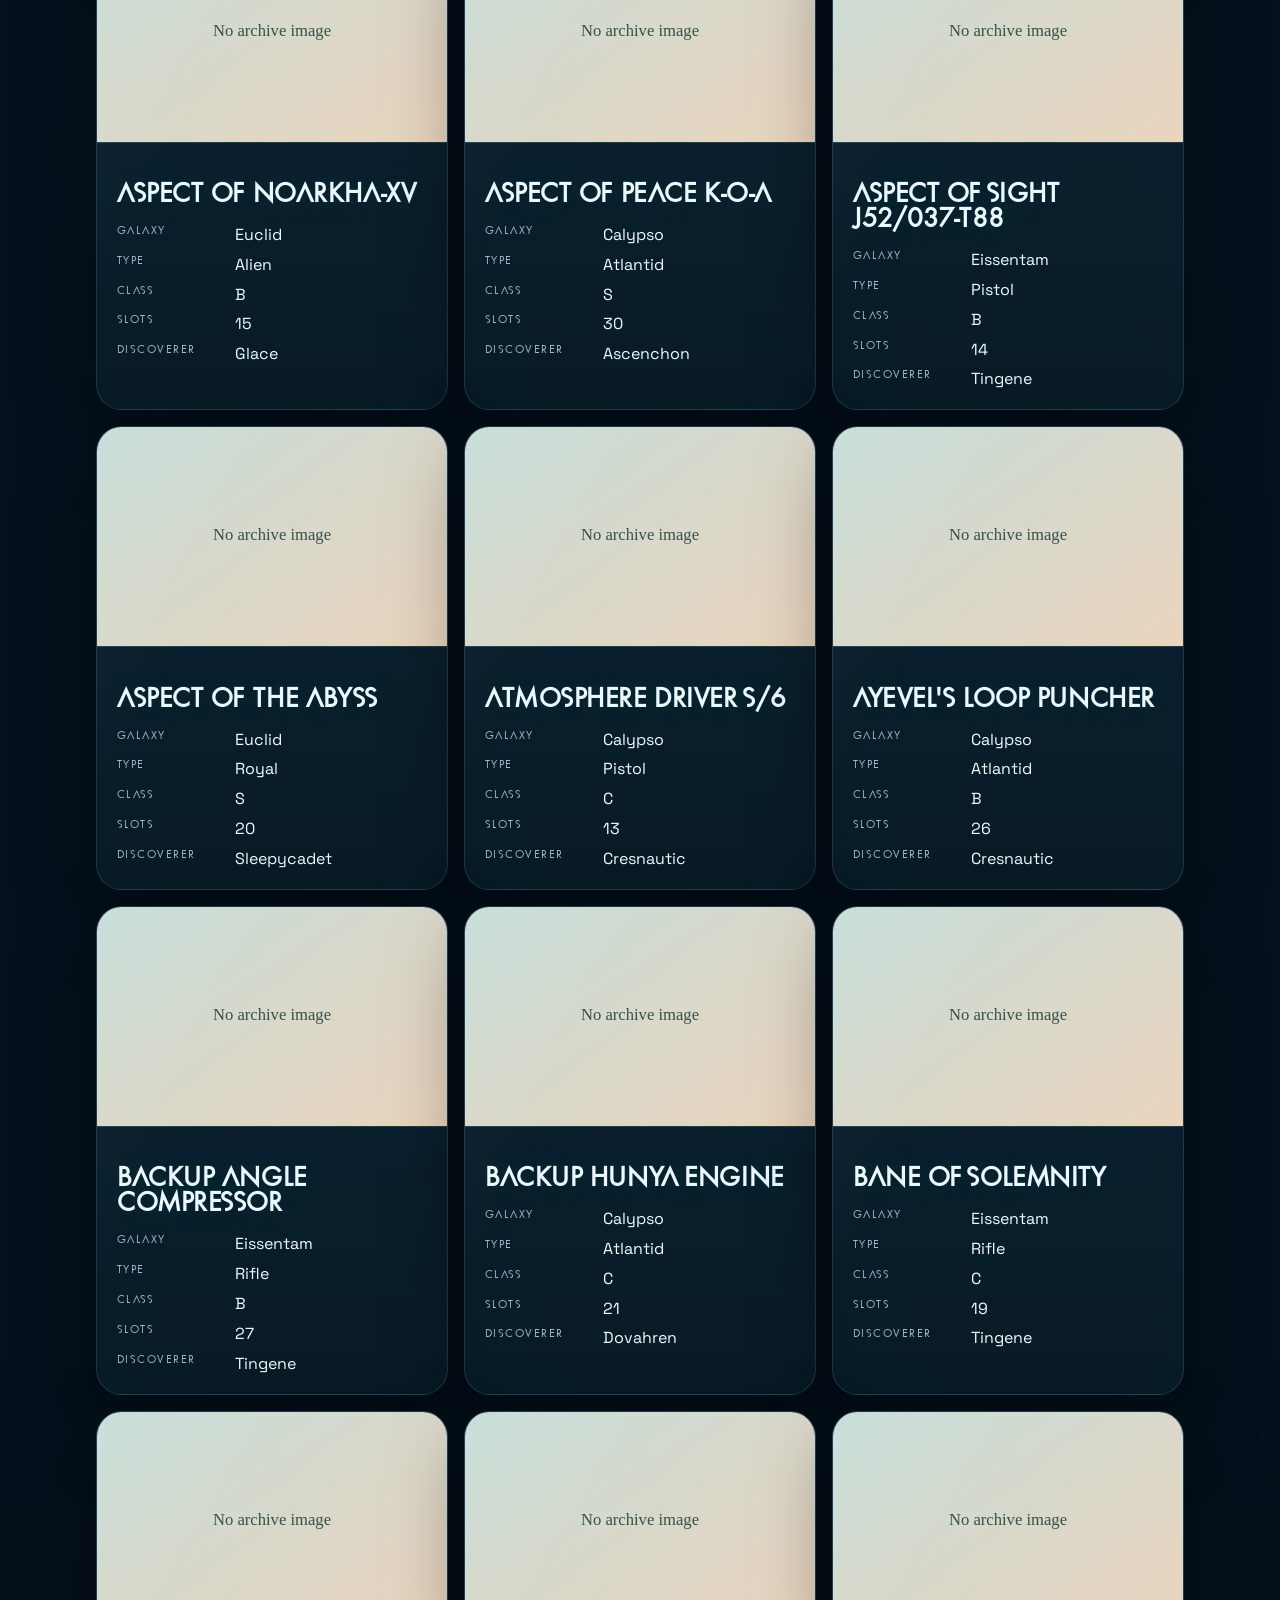
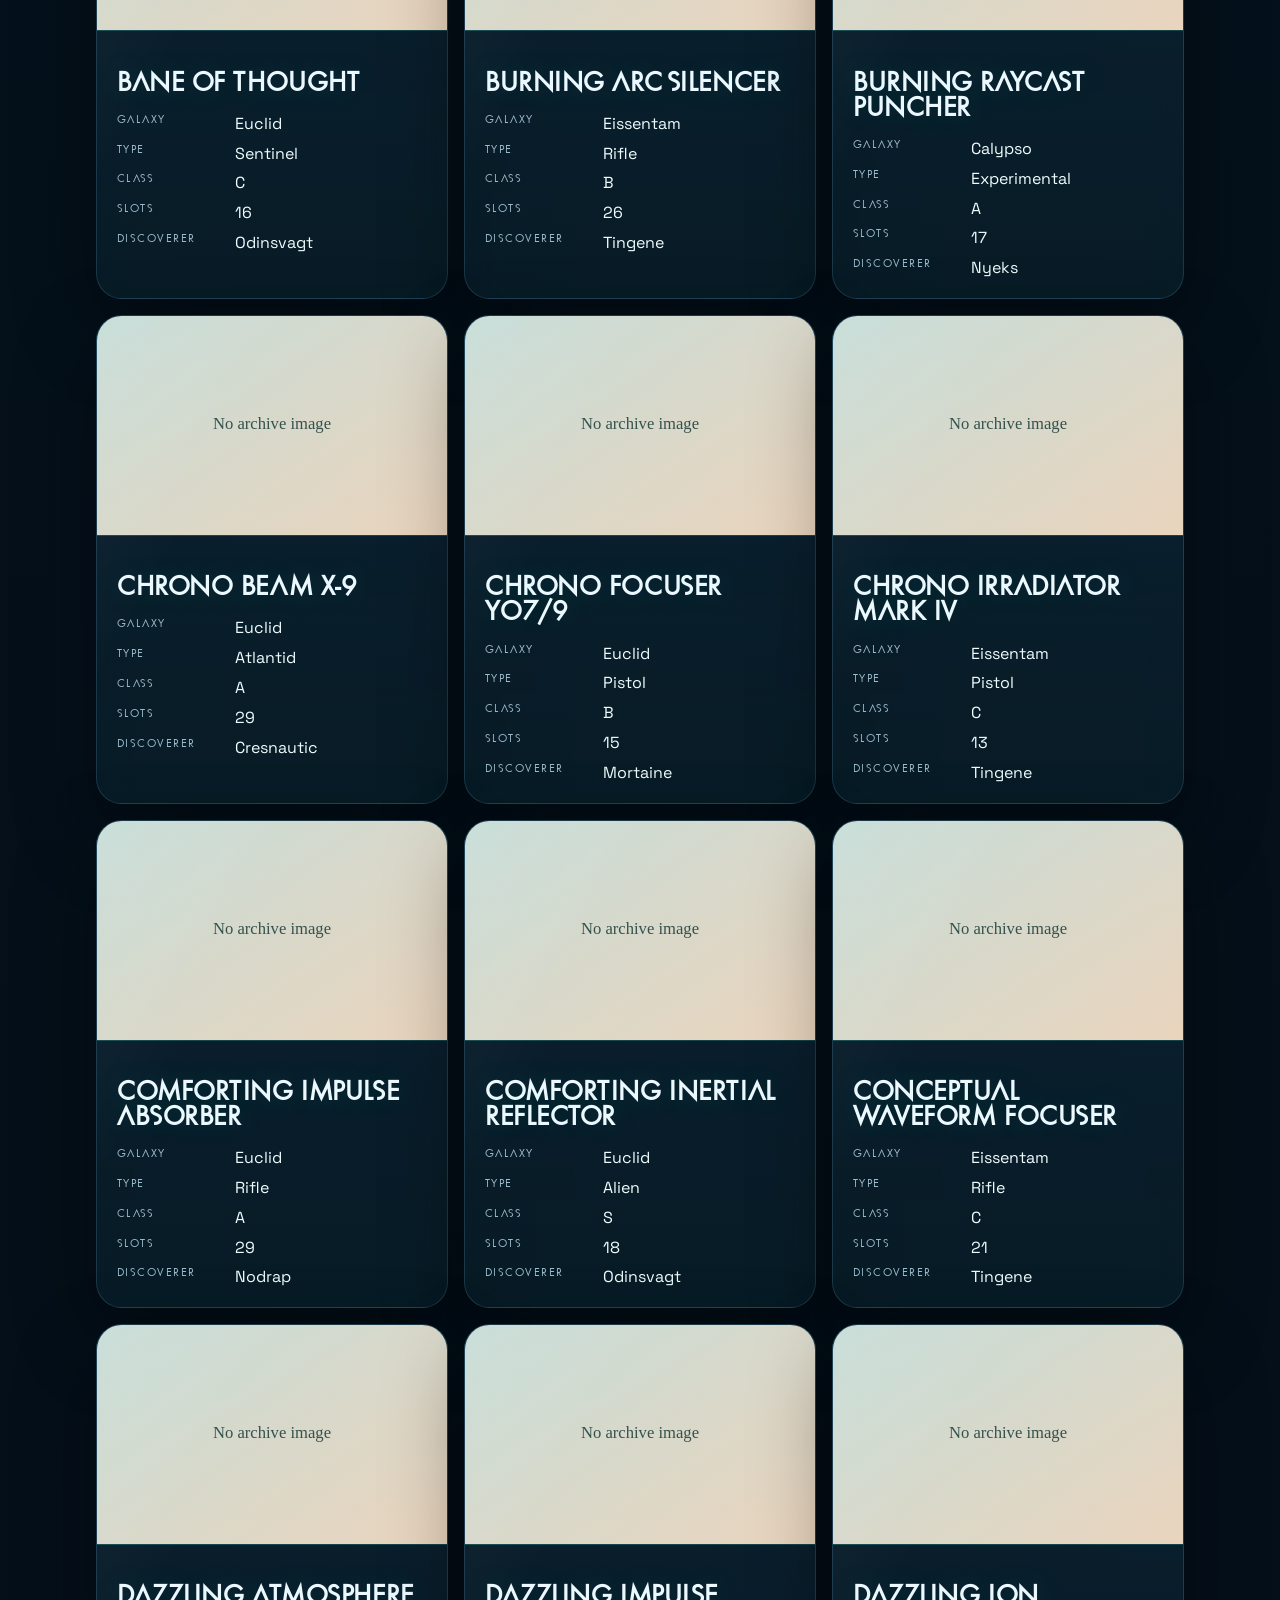
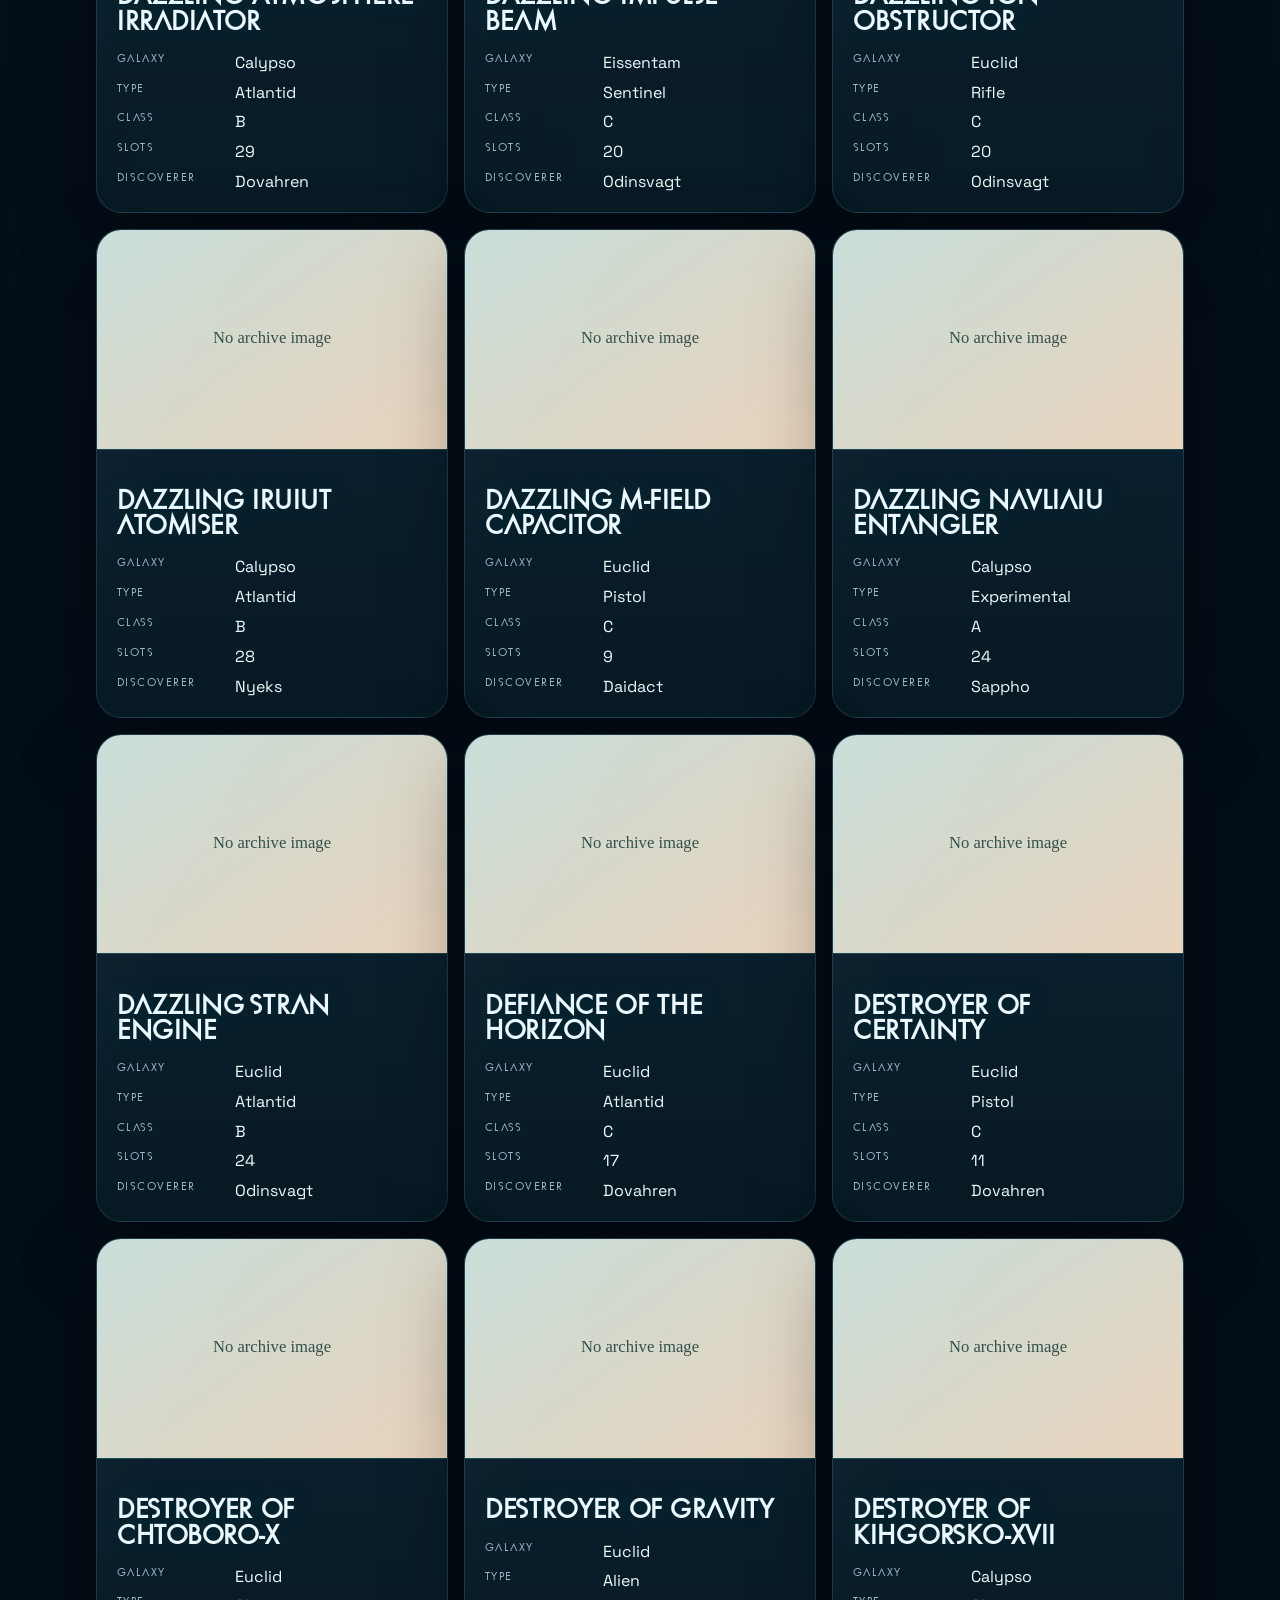
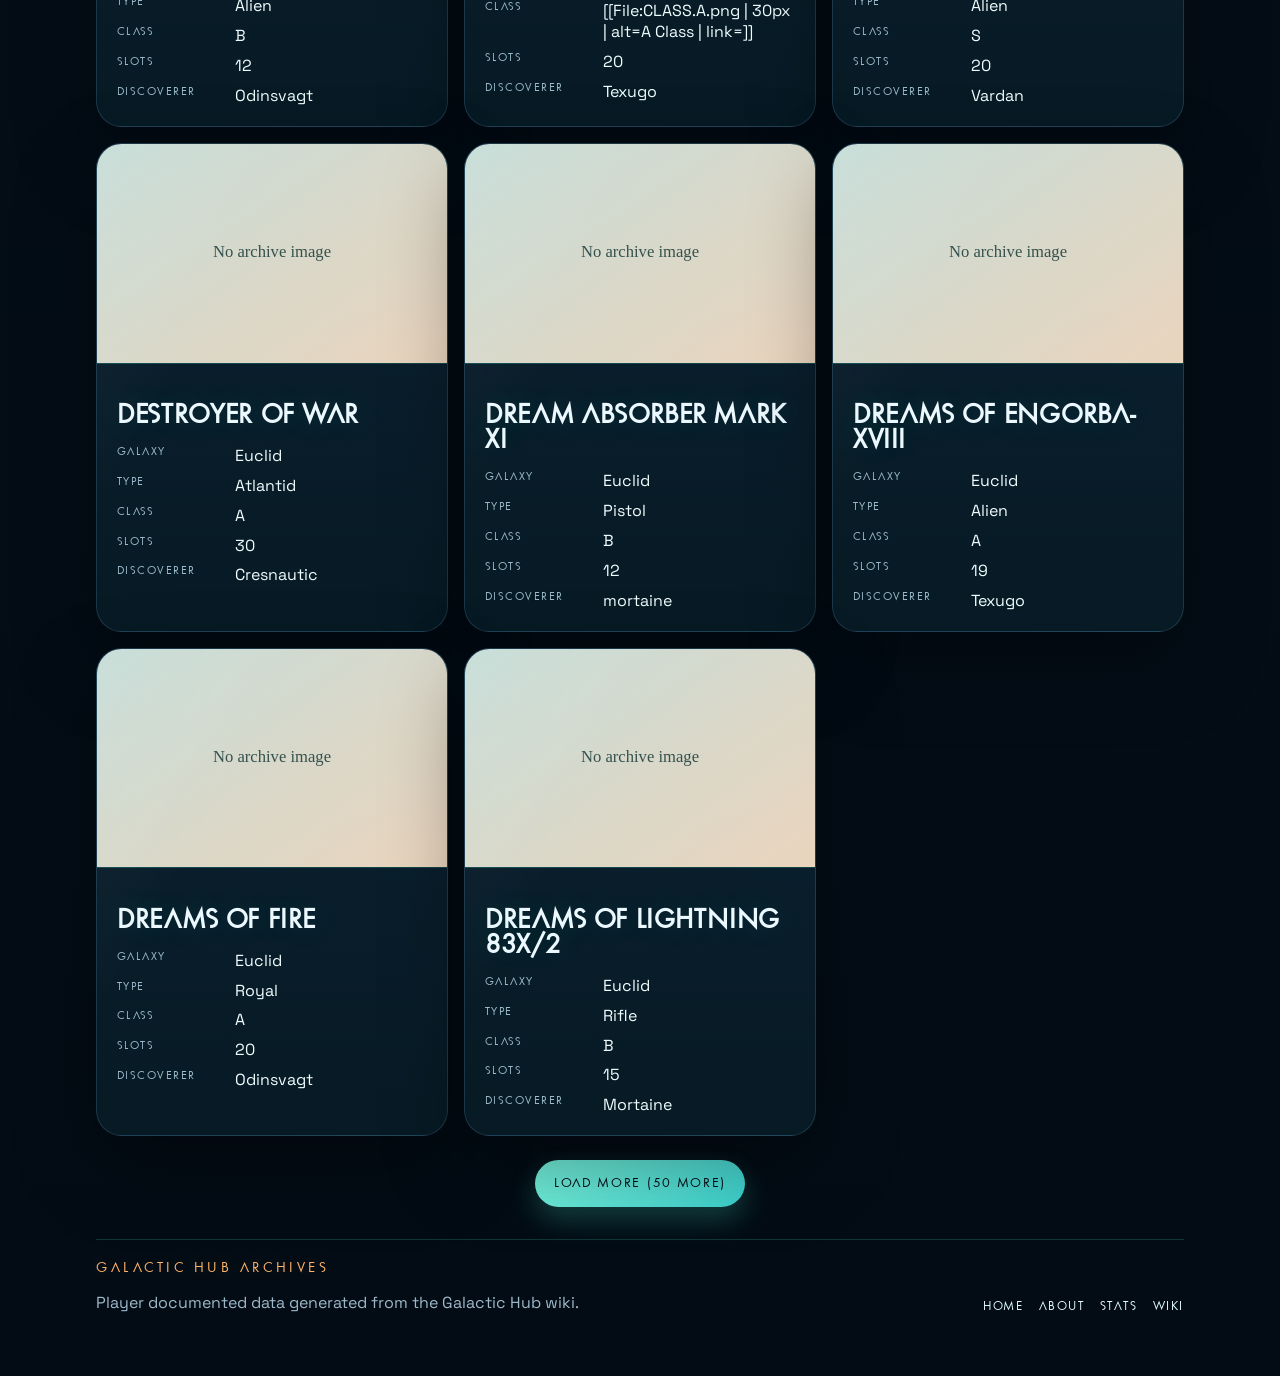
<file: multitools/index.html>
<!DOCTYPE html>
<html lang="en">
  <head>
    <meta charset="UTF-8" />
    <meta name="viewport" content="width=device-width, initial-scale=1.0" />
    <title>Multitools | Galactic Hub Archive</title>
    <meta name="theme-color" content="#071421" />
    <meta name="color-scheme" content="dark" />
    <meta
      name="description"
      content="Browse Galactic Hub multitool records by type, class, slot count, galaxy, and discoverer."
    />
    <meta property="og:type" content="website" />
    <meta property="og:site_name" content="Galactic Hub Archives" />
    <meta property="og:title" content="Multitools | Galactic Hub Archive" />
    <meta
      property="og:description"
      content="Browse Galactic Hub multitool records by type, class, slot count, galaxy, and discoverer."
    />
    <meta property="og:url" content="https://apexfatality93.github.io/GalacticHubArchive/multitools/" />
    <meta
      property="og:image"
      content="https://apexfatality93.github.io/GalacticHubArchive/assets/favicon/android-chrome-512x512.png"
    />
    <meta name="twitter:card" content="summary_large_image" />
    <meta name="twitter:title" content="Multitools | Galactic Hub Archive" />
    <meta
      name="twitter:description"
      content="Browse Galactic Hub multitool records by type, class, slot count, galaxy, and discoverer."
    />
    <meta
      name="twitter:image"
      content="https://apexfatality93.github.io/GalacticHubArchive/assets/favicon/android-chrome-512x512.png"
    />
    <link rel="canonical" href="https://apexfatality93.github.io/GalacticHubArchive/multitools/" />
    <link rel="icon" type="image/x-icon" href="../assets/favicon/favicon.ico" />
    <link rel="icon" type="image/png" sizes="16x16" href="../assets/favicon/favicon-16x16.png" />
    <link rel="icon" type="image/png" sizes="32x32" href="../assets/favicon/favicon-32x32.png" />
    <link rel="apple-touch-icon" sizes="180x180" href="../assets/favicon/apple-touch-icon.png" />
    <link rel="manifest" href="../assets/favicon/site.webmanifest" />
    <link rel="preconnect" href="https://fonts.googleapis.com" />
    <link rel="preconnect" href="https://fonts.gstatic.com" crossorigin />
    <link
      href="https://fonts.googleapis.com/css2?family=Space+Grotesk:wght@400;500;700&family=IBM+Plex+Mono:wght@400;500&display=swap"
      rel="stylesheet"
    />
    <link rel="stylesheet" href="../styles.css" />
  </head>
  <body data-page="multitools" data-json-path="../data/multitools.json">
    <div class="site-shell">
      <header class="hero hero-subpage">
        <div>
          <p class="eyebrow">Galactic Hub</p>
          <h1>Multitool Archive</h1>
          <p class="hero-copy">Data is pulled from the wiki once per day.</p>
        </div>
        <nav class="hero-nav">
          <a class="button button-secondary" href="../">Back to home</a>
          <button class="button button-secondary" id="copy-link-button" type="button">
            Copy link
          </button>
        </nav>
      </header>

      <main class="page-section">
        <section class="filters-panel">
          <div class="filters-heading">
            <div>
              <p class="eyebrow">Filters</p>
              <h2>Sort and narrow the archive.</h2>
            </div>
            <button class="button button-secondary button-compact" id="reset-filters" type="button">
              Reset
            </button>
          </div>

          <div class="filters-grid">
            <label class="field">
              <span>Galaxy</span>
              <select id="galaxy-filter">
                <option value="">All galaxies</option>
              </select>
            </label>

            <label class="field">
              <span>Type</span>
              <select id="type-filter">
                <option value="">All types</option>
              </select>
            </label>

            <label class="field">
              <span>Class</span>
              <select id="class-filter">
                <option value="">All classes</option>
              </select>
            </label>

            <label class="field">
              <span>Slots</span>
              <select id="slots-filter">
                <option value="">All slot counts</option>
              </select>
            </label>

            <label class="field">
              <span>Sort</span>
              <select id="sort-select">
                <option value="name-asc">Name A-Z</option>
                <option value="name-desc">Name Z-A</option>
                <option value="type-asc">Type A-Z</option>
                <option value="class-asc">Class A-Z</option>
                <option value="slots-asc">Slots (low-high)</option>
                <option value="slots-desc">Slots (high-low)</option>
              </select>
            </label>
          </div>
        </section>

        <section class="results-toolbar">
          <div>
            <p class="eyebrow">Results</p>
            <h2 id="results-summary">Loading multitools...</h2>
          </div>
          <p class="results-meta" id="results-meta"></p>
        </section>

        <section id="cards-grid" class="cards-grid" aria-live="polite"></section>
        <div class="load-more-wrap">
          <button class="button button-primary" id="load-more-button" type="button" hidden>
            Load more
          </button>
        </div>
      </main>
    </div>

    <template id="multitools-card-template">
      <a class="data-card" target="_blank" rel="noreferrer">
        <div class="card-image-wrap">
          <img class="card-image" alt="" loading="lazy" />
        </div>
        <div class="card-content">
          <div class="card-header">
            <div>
              <p class="card-kicker"></p>
              <h3 class="card-title"></h3>
            </div>
          </div>
          <dl class="card-details"></dl>
        </div>
      </a>
    </template>

    <script src="../script.js"></script>
  </body>
</html>
</file>
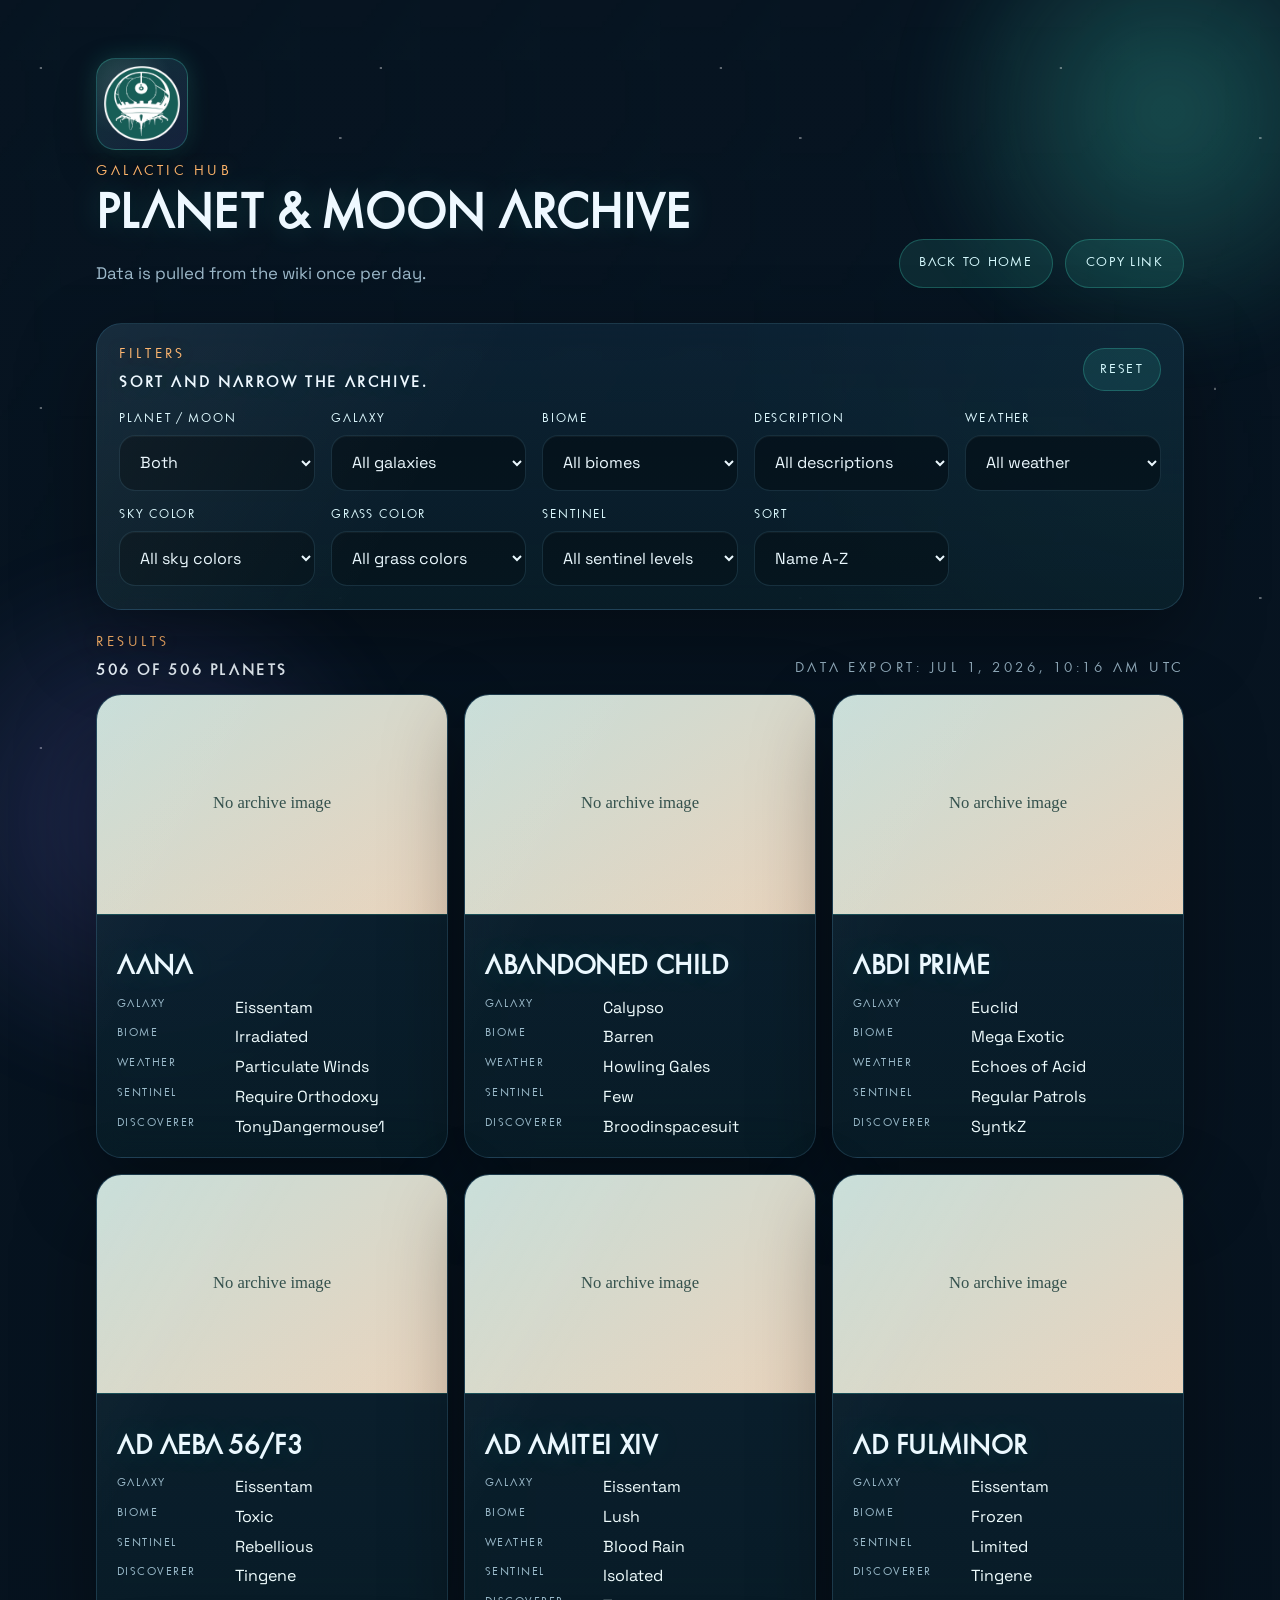
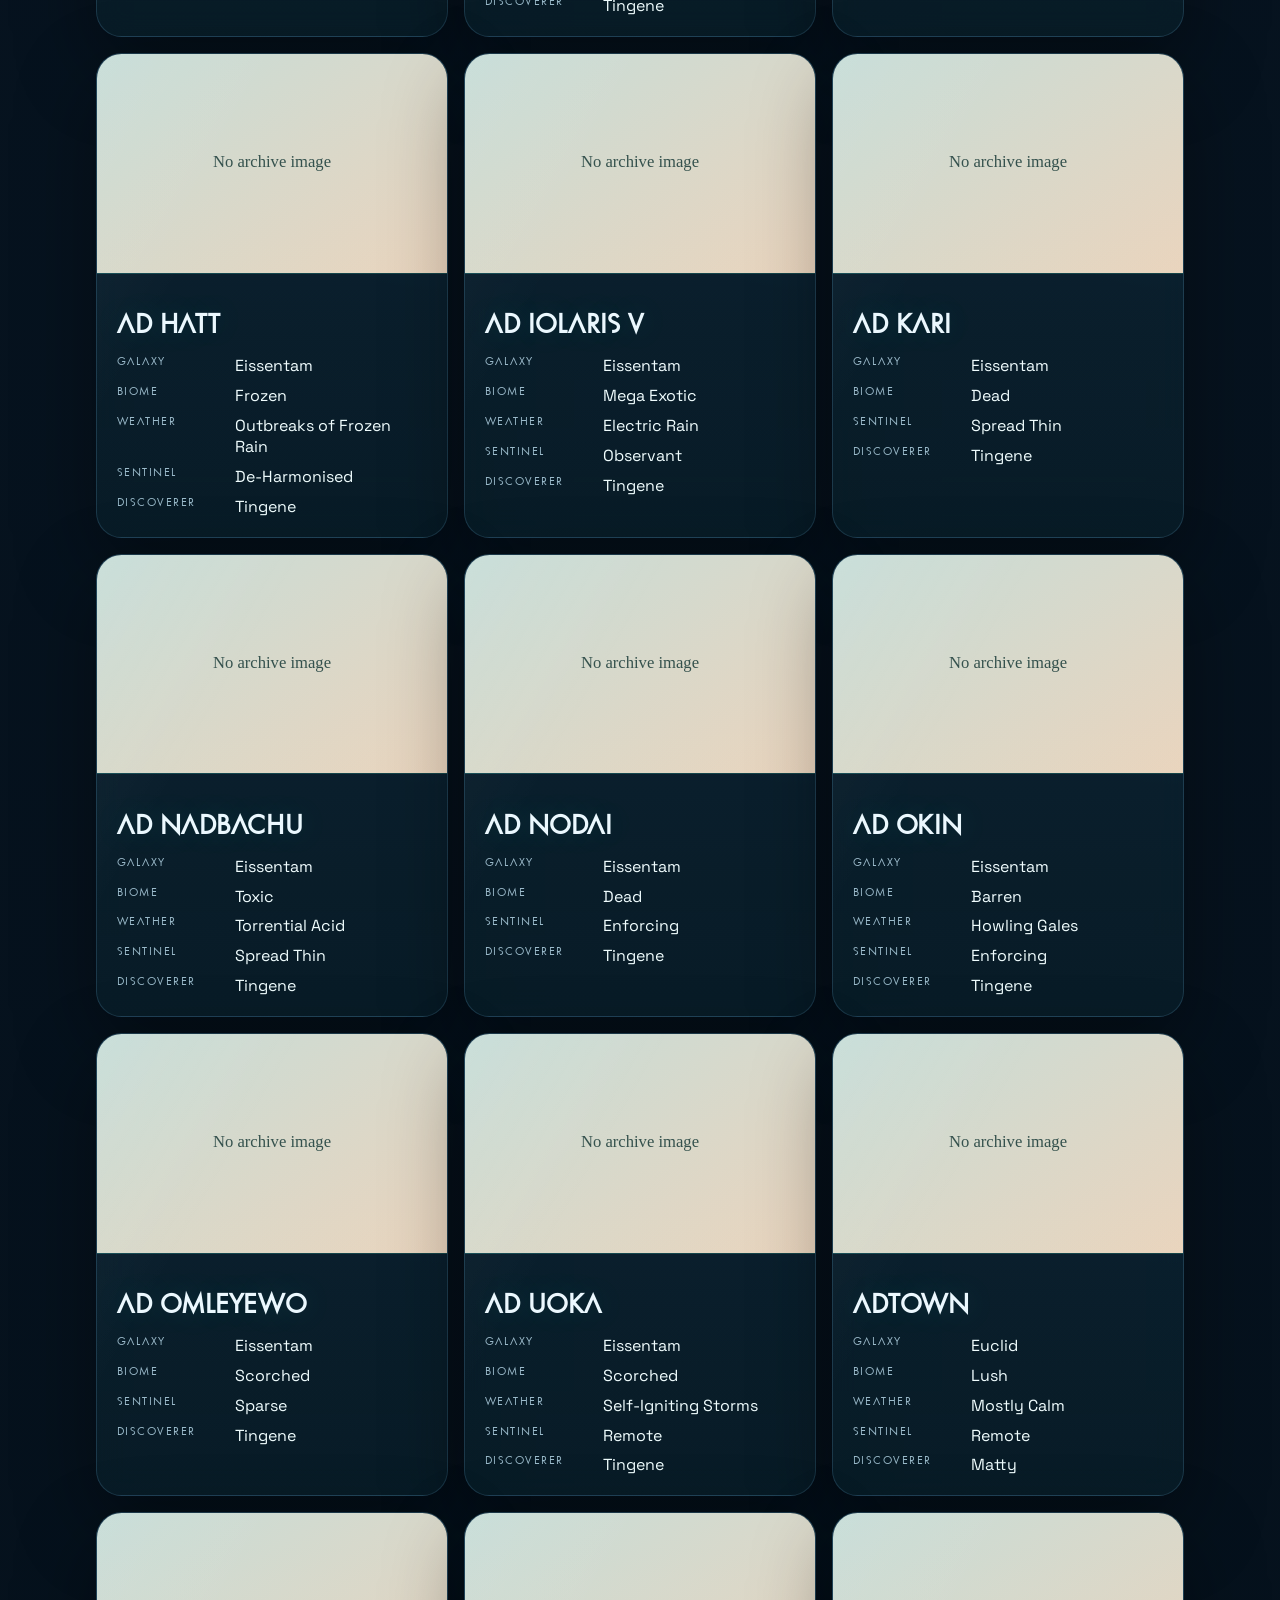
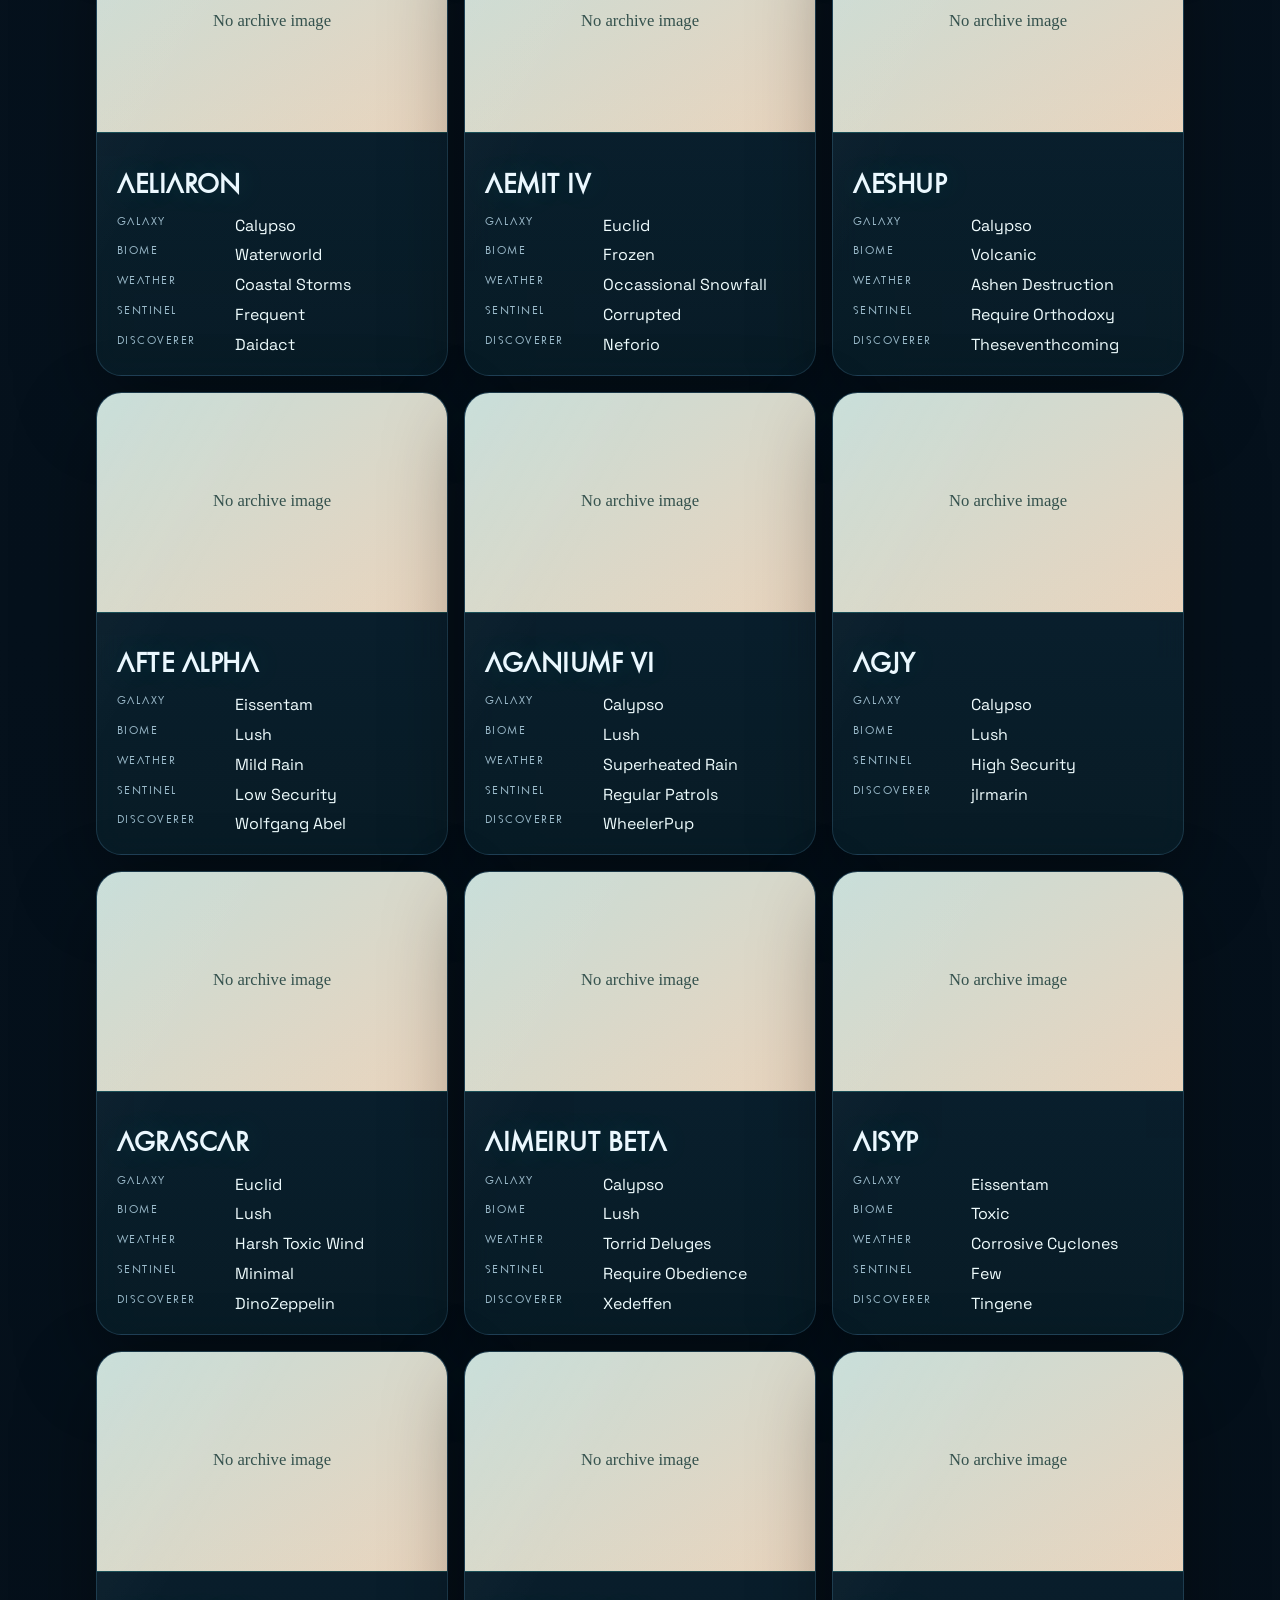
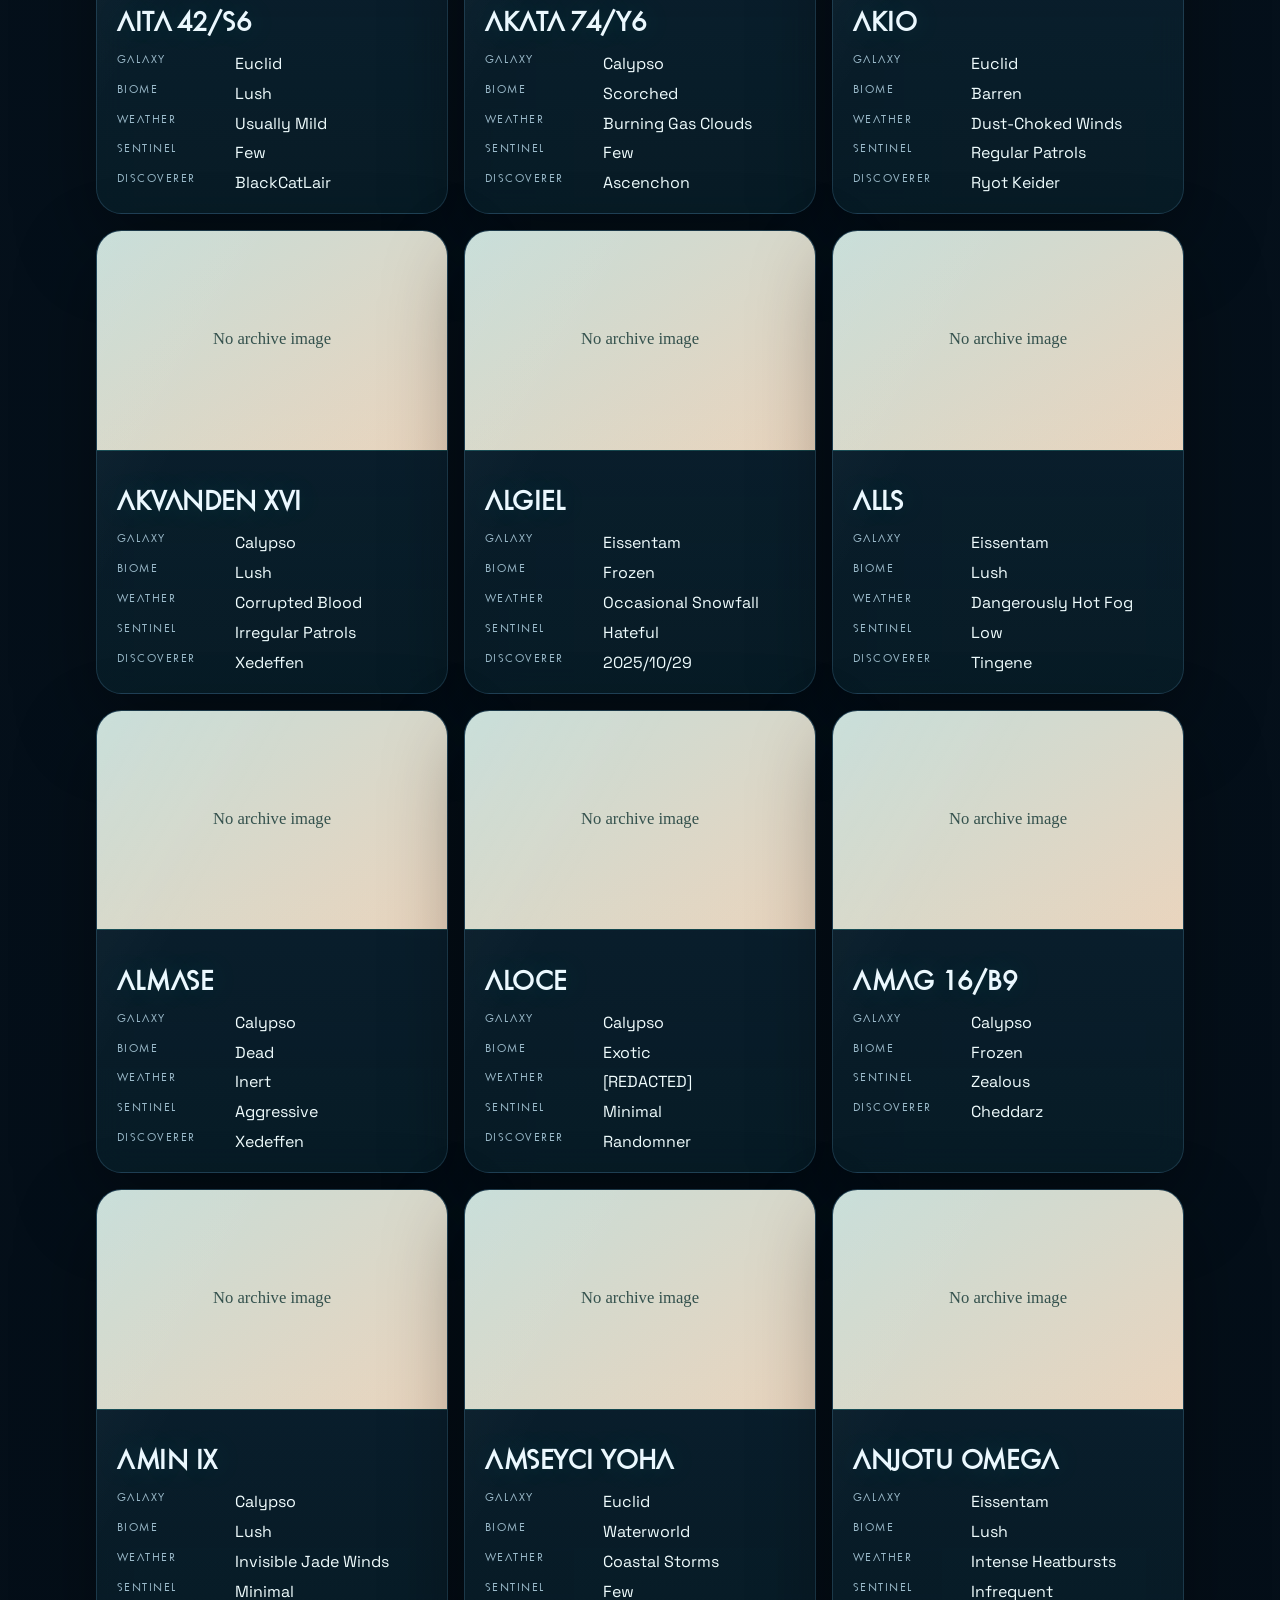
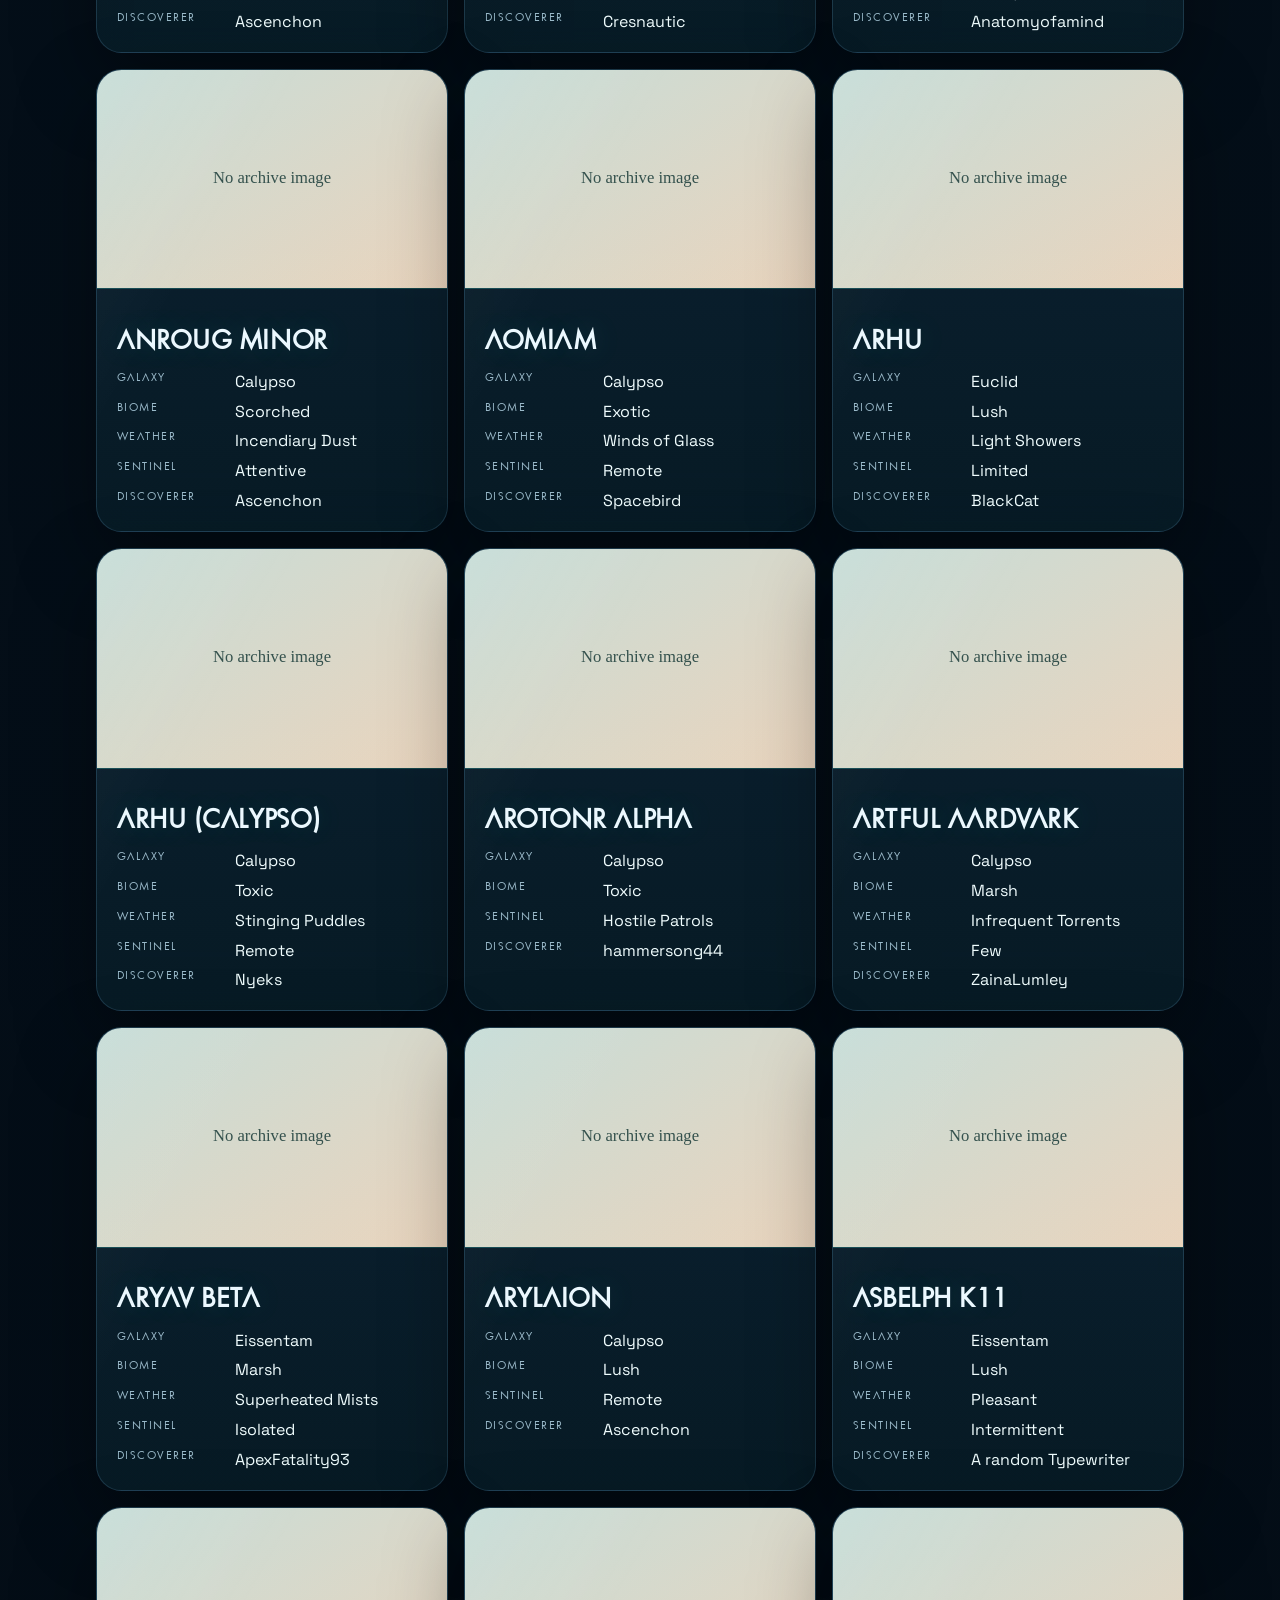
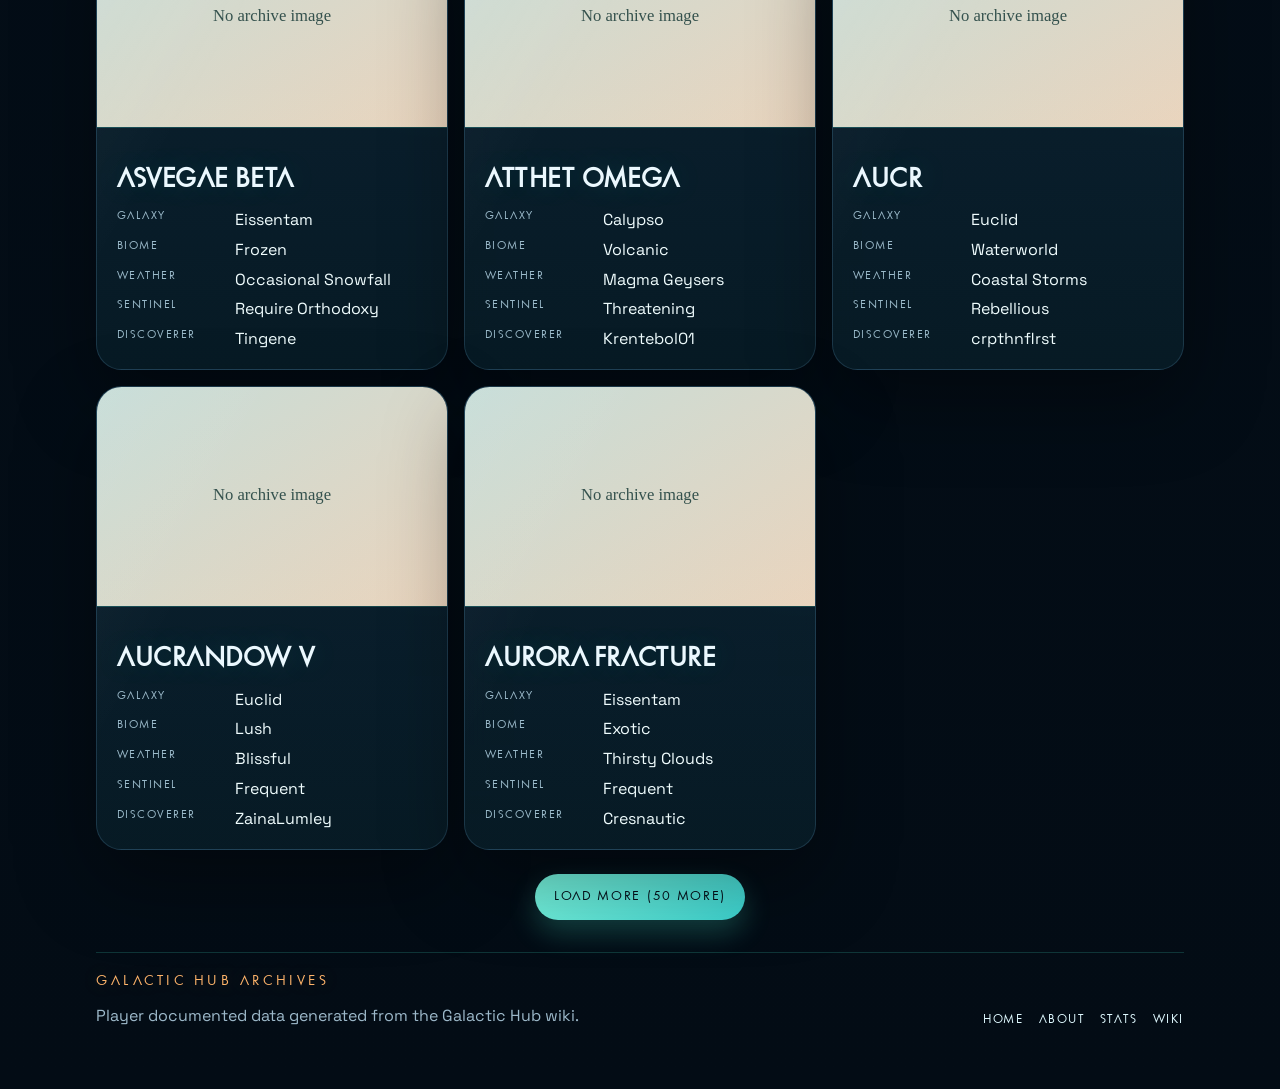
<file: planets/index.html>
<!DOCTYPE html>
<html lang="en">
  <head>
    <meta charset="UTF-8" />
    <meta name="viewport" content="width=device-width, initial-scale=1.0" />
    <title>Planets | Galactic Hub Archive</title>
    <meta name="theme-color" content="#071421" />
    <meta name="color-scheme" content="dark" />
    <meta
      name="description"
      content="Browse Galactic Hub planets and moons by biome, weather, sky color, grass color, sentinel level, and galaxy."
    />
    <meta property="og:type" content="website" />
    <meta property="og:site_name" content="Galactic Hub Archives" />
    <meta property="og:title" content="Planets | Galactic Hub Archive" />
    <meta
      property="og:description"
      content="Browse Galactic Hub planets and moons by biome, weather, sky color, grass color, sentinel level, and galaxy."
    />
    <meta property="og:url" content="https://apexfatality93.github.io/GalacticHubArchive/planets/" />
    <meta
      property="og:image"
      content="https://apexfatality93.github.io/GalacticHubArchive/assets/favicon/android-chrome-512x512.png"
    />
    <meta name="twitter:card" content="summary_large_image" />
    <meta name="twitter:title" content="Planets | Galactic Hub Archive" />
    <meta
      name="twitter:description"
      content="Browse Galactic Hub planets and moons by biome, weather, sky color, grass color, sentinel level, and galaxy."
    />
    <meta
      name="twitter:image"
      content="https://apexfatality93.github.io/GalacticHubArchive/assets/favicon/android-chrome-512x512.png"
    />
    <link rel="canonical" href="https://apexfatality93.github.io/GalacticHubArchive/planets/" />
    <link rel="icon" type="image/x-icon" href="../assets/favicon/favicon.ico" />
    <link rel="icon" type="image/png" sizes="16x16" href="../assets/favicon/favicon-16x16.png" />
    <link rel="icon" type="image/png" sizes="32x32" href="../assets/favicon/favicon-32x32.png" />
    <link rel="apple-touch-icon" sizes="180x180" href="../assets/favicon/apple-touch-icon.png" />
    <link rel="manifest" href="../assets/favicon/site.webmanifest" />
    <link rel="preconnect" href="https://fonts.googleapis.com" />
    <link rel="preconnect" href="https://fonts.gstatic.com" crossorigin />
    <link
      href="https://fonts.googleapis.com/css2?family=Space+Grotesk:wght@400;500;700&family=IBM+Plex+Mono:wght@400;500&display=swap"
      rel="stylesheet"
    />
    <link rel="stylesheet" href="../styles.css" />
  </head>
  <body data-page="planets" data-json-path="../data/planets.json">
    <div class="site-shell">
      <header class="hero hero-subpage">
        <div>
          <p class="eyebrow">Galactic Hub</p>
          <h1>Planet & Moon Archive</h1>
          <p class="hero-copy">Data is pulled from the wiki once per day.</p>
        </div>
        <nav class="hero-nav">
          <a class="button button-secondary" href="../">Back to home</a>
          <button class="button button-secondary" id="copy-link-button" type="button">
            Copy link
          </button>
        </nav>
      </header>

      <main class="page-section">
        <section class="filters-panel">
          <div class="filters-heading">
            <div>
              <p class="eyebrow">Filters</p>
              <h2>Sort and narrow the archive.</h2>
            </div>
            <button class="button button-secondary button-compact" id="reset-filters" type="button">
              Reset
            </button>
          </div>

          <div class="filters-grid">
            <label class="field">
              <span>Planet / Moon</span>
              <select id="body-type-filter">
                <option value="">Both</option>
                <option value="Planet">Planets only</option>
                <option value="Moon">Moons only</option>
              </select>
            </label>

            <label class="field">
              <span>Galaxy</span>
              <select id="galaxy-filter">
                <option value="">All galaxies</option>
              </select>
            </label>

            <label class="field">
              <span>Biome</span>
              <select id="biome-filter">
                <option value="">All biomes</option>
              </select>
            </label>

            <label class="field">
              <span>Description</span>
              <select id="description-filter">
                <option value="">All descriptions</option>
              </select>
            </label>

            <label class="field">
              <span>Weather</span>
              <select id="weather-filter">
                <option value="">All weather</option>
              </select>
            </label>

            <label class="field">
              <span>Sky Color</span>
              <select id="sky-color-filter">
                <option value="">All sky colors</option>
              </select>
            </label>

            <label class="field">
              <span>Grass Color</span>
              <select id="grass-color-filter">
                <option value="">All grass colors</option>
              </select>
            </label>

            <label class="field">
              <span>Sentinel</span>
              <select id="sentinel-filter">
                <option value="">All sentinel levels</option>
              </select>
            </label>

            <label class="field">
              <span>Sort</span>
              <select id="sort-select">
                <option value="name-asc">Name A-Z</option>
                <option value="name-desc">Name Z-A</option>
                <option value="biome-asc">Biome A-Z</option>
                <option value="weather-asc">Weather A-Z</option>
              </select>
            </label>
          </div>
        </section>

        <section class="results-toolbar">
          <div>
            <p class="eyebrow">Results</p>
            <h2 id="results-summary">Loading planets...</h2>
          </div>
          <p class="results-meta" id="results-meta"></p>
        </section>

        <section id="cards-grid" class="cards-grid" aria-live="polite"></section>
        <div class="load-more-wrap">
          <button class="button button-primary" id="load-more-button" type="button" hidden>
            Load more
          </button>
        </div>
      </main>
    </div>

    <template id="planets-card-template">
      <a class="data-card" target="_blank" rel="noreferrer">
        <div class="card-image-wrap">
          <img class="card-image" alt="" loading="lazy" />
        </div>
        <div class="card-content">
          <div class="card-header">
            <div>
              <p class="card-kicker"></p>
              <h3 class="card-title"></h3>
            </div>
          </div>
          <dl class="card-details"></dl>
        </div>
      </a>
    </template>

    <script src="../script.js"></script>
  </body>
</html>
</file>
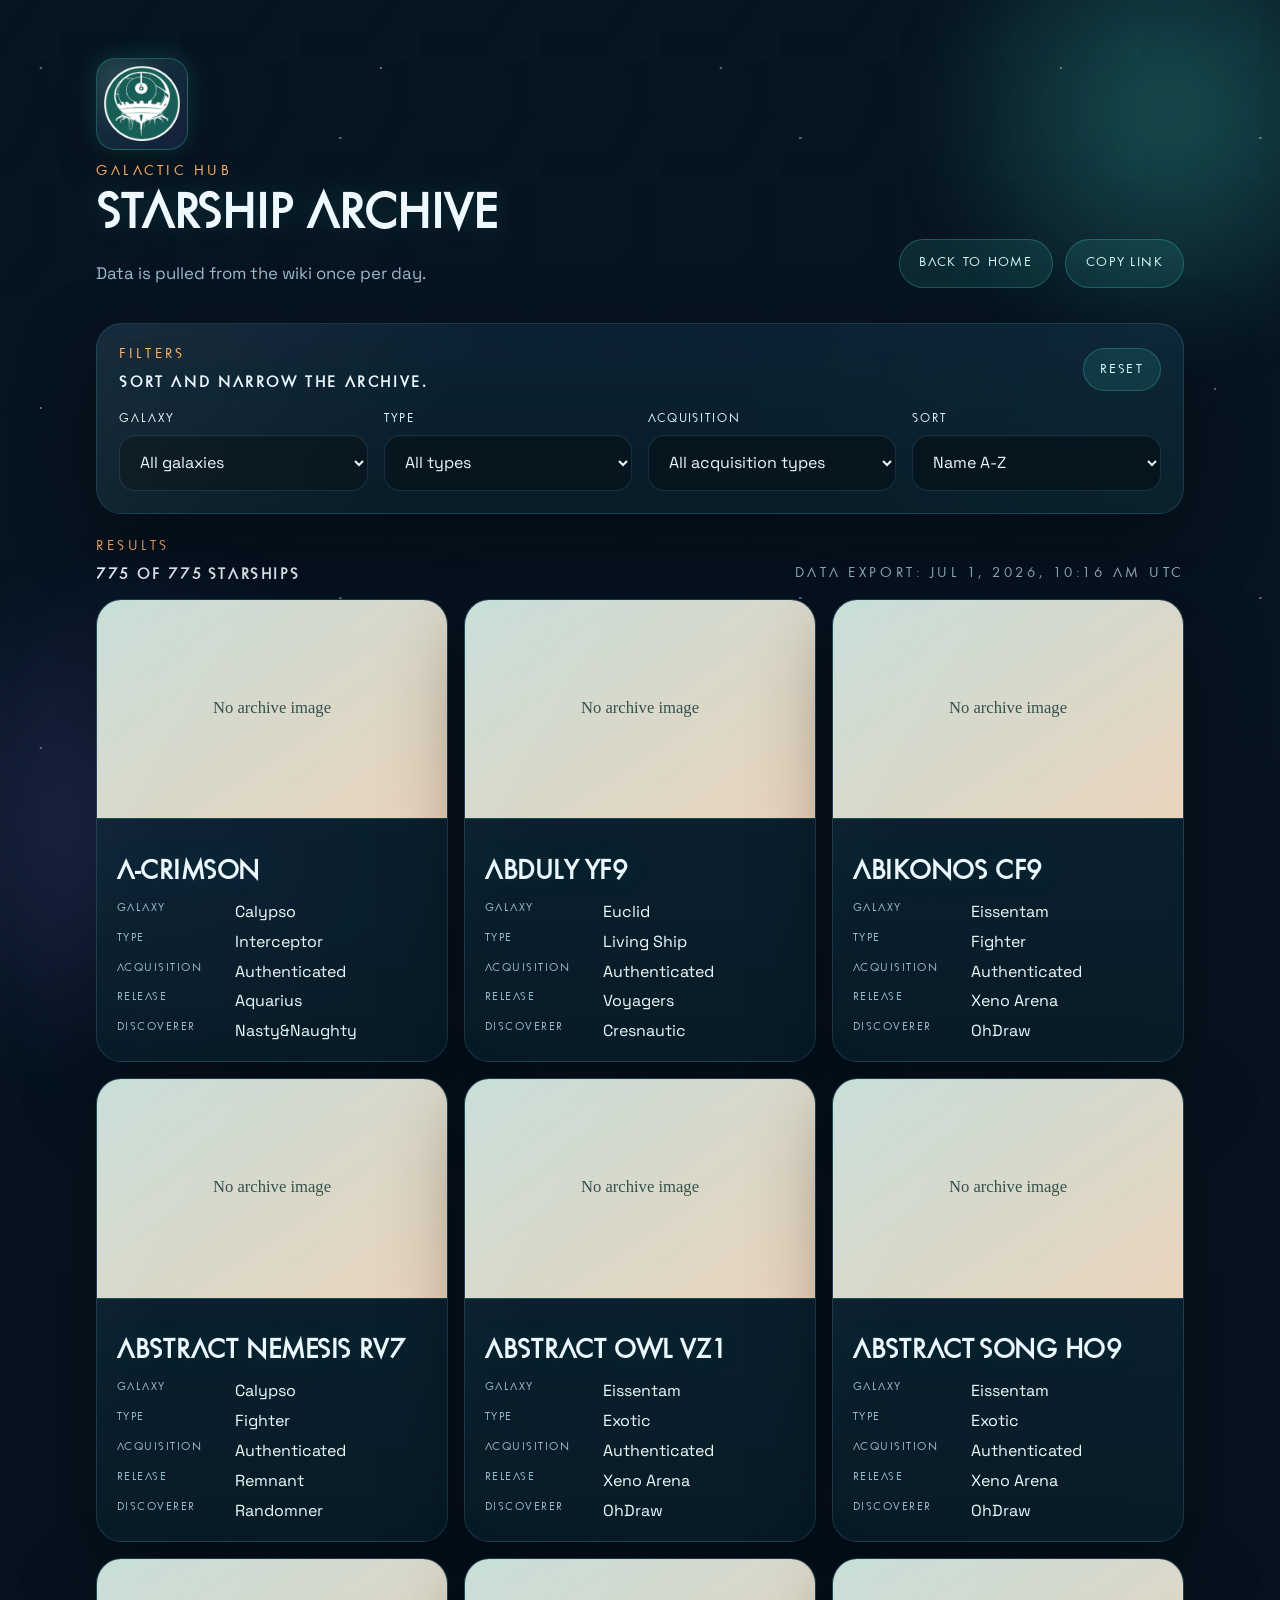
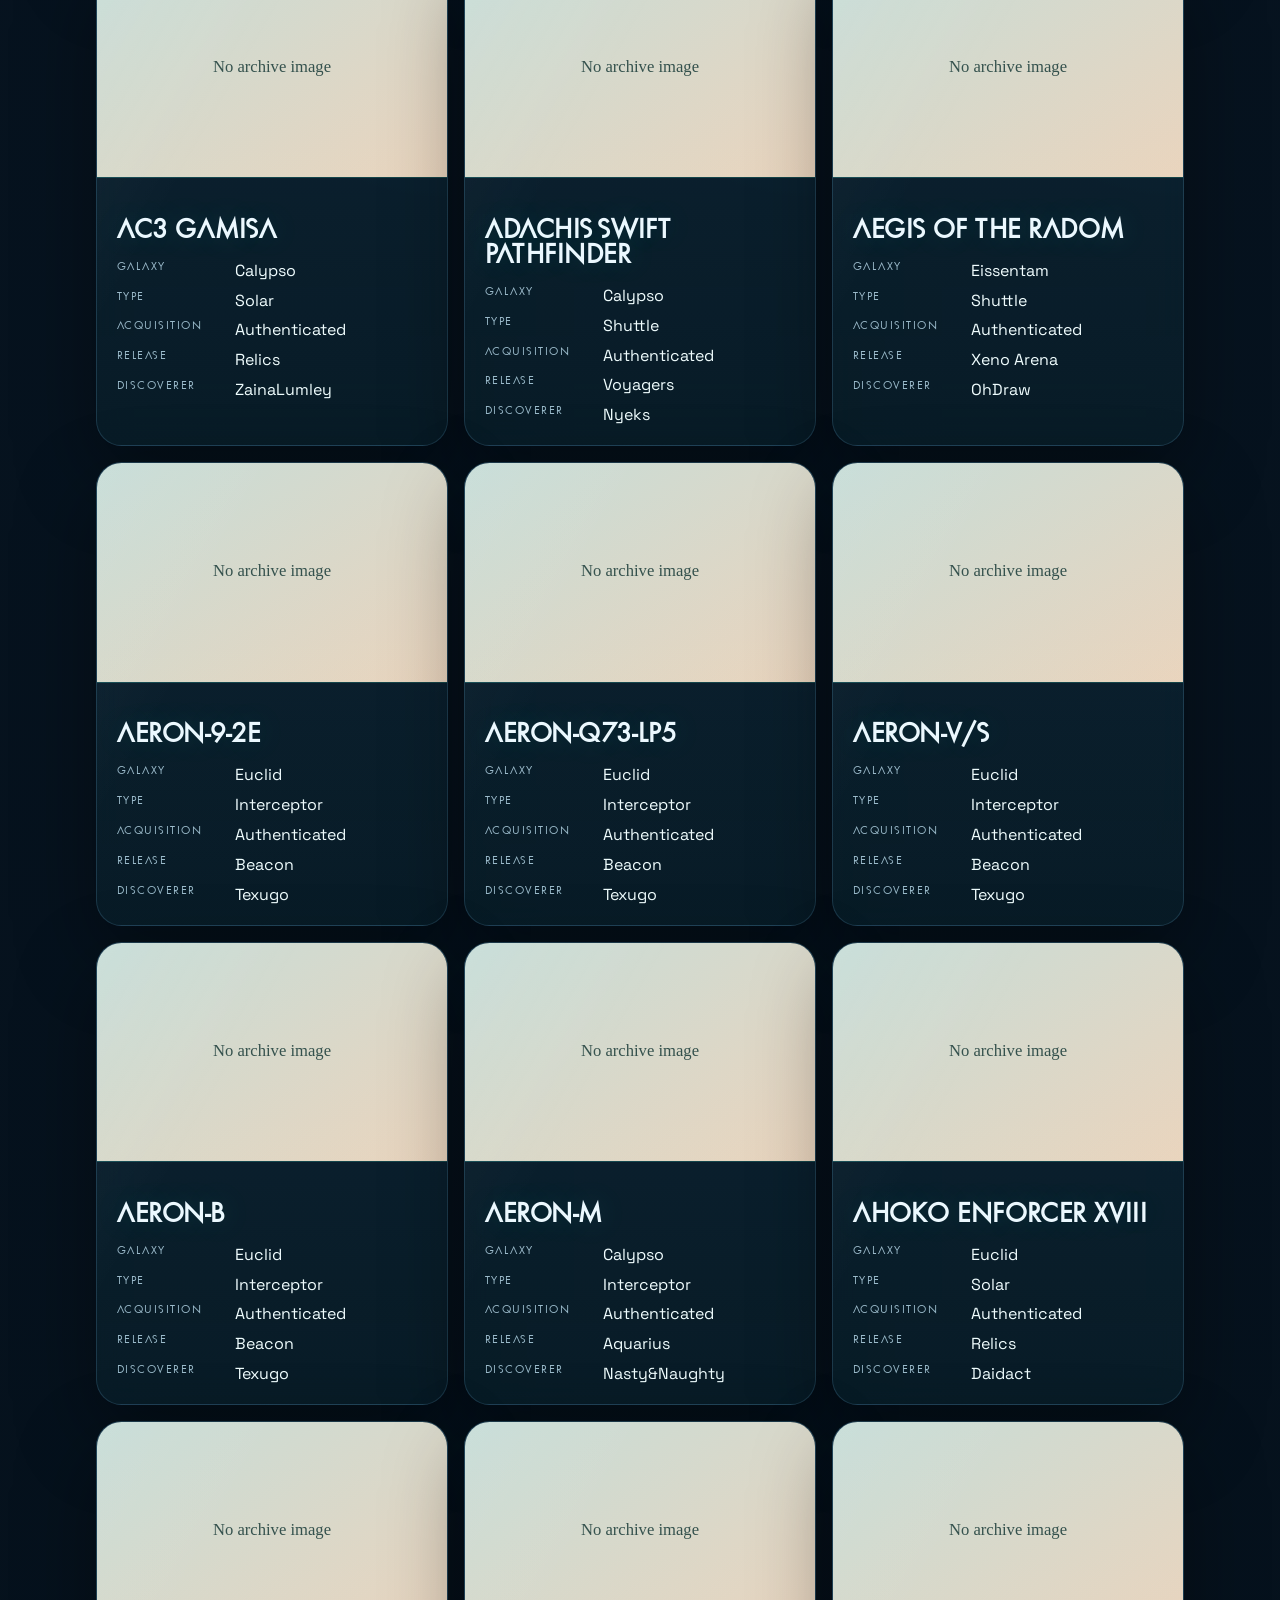
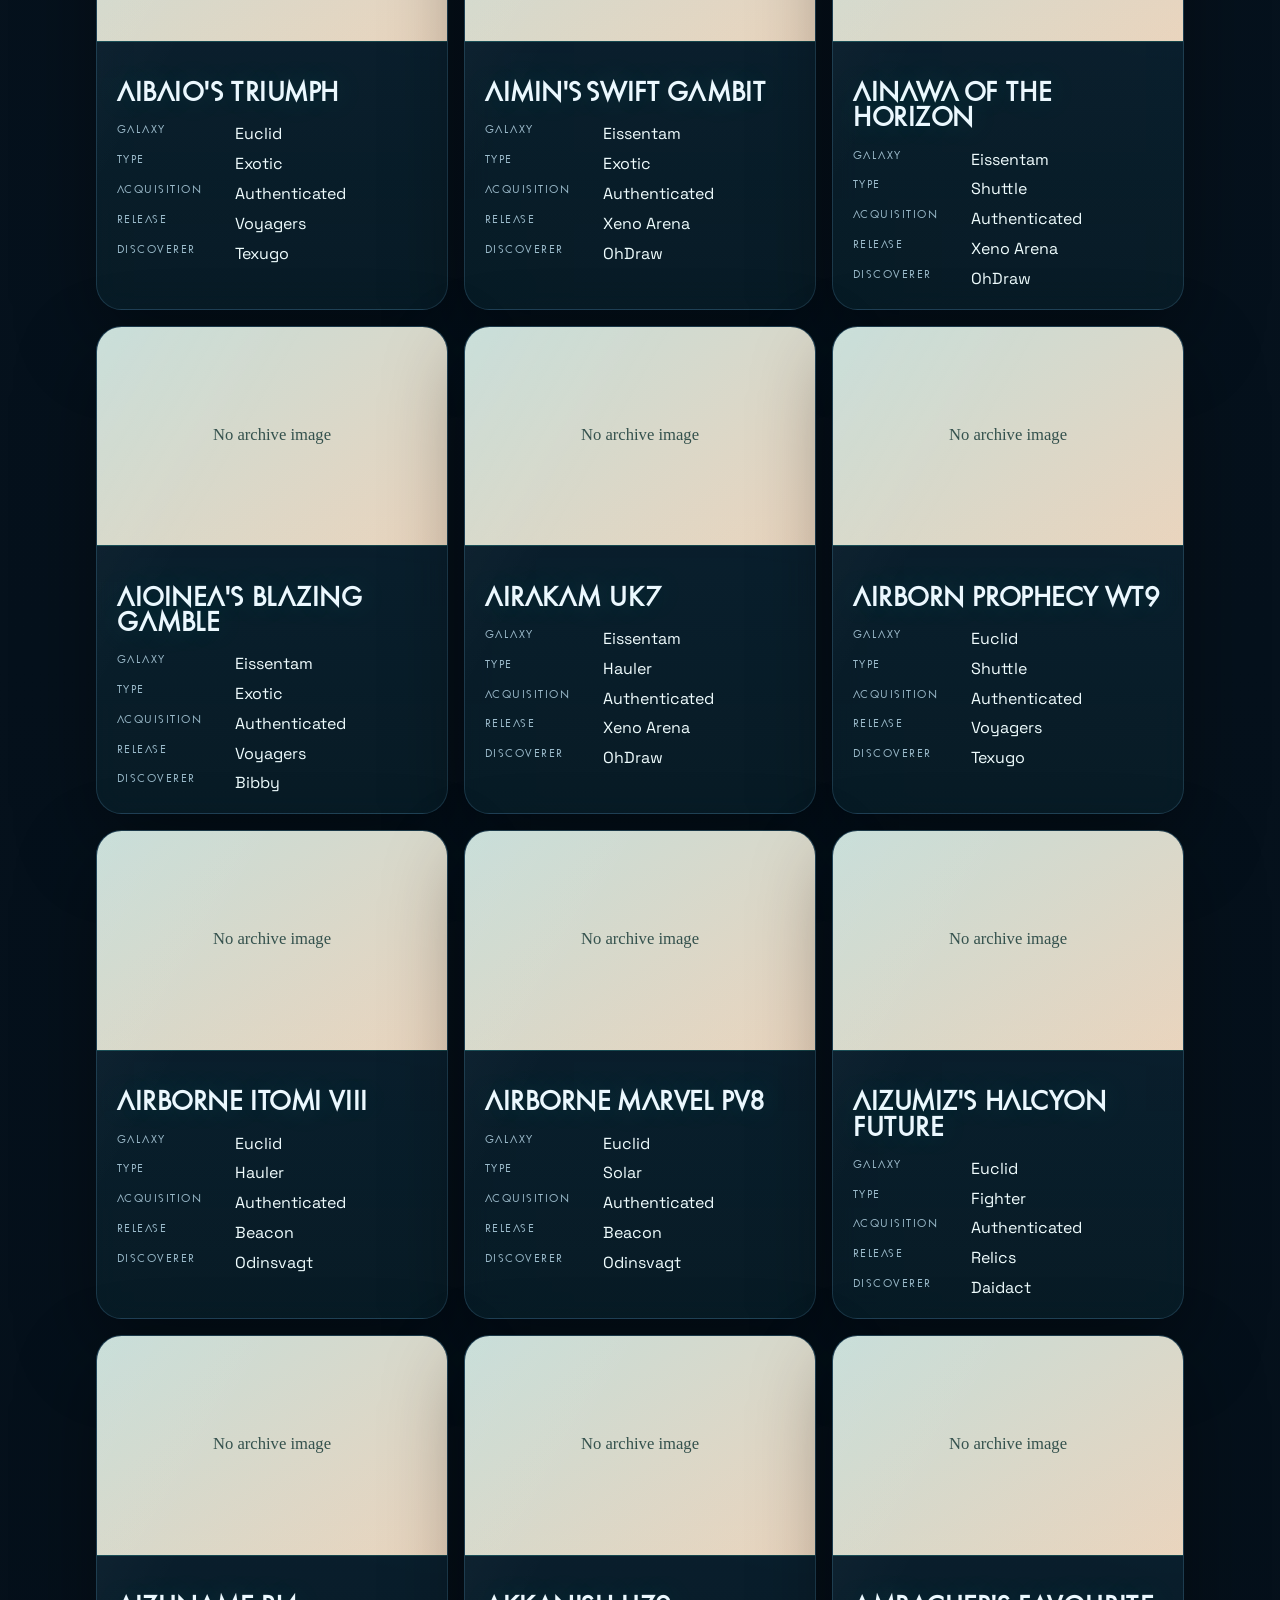
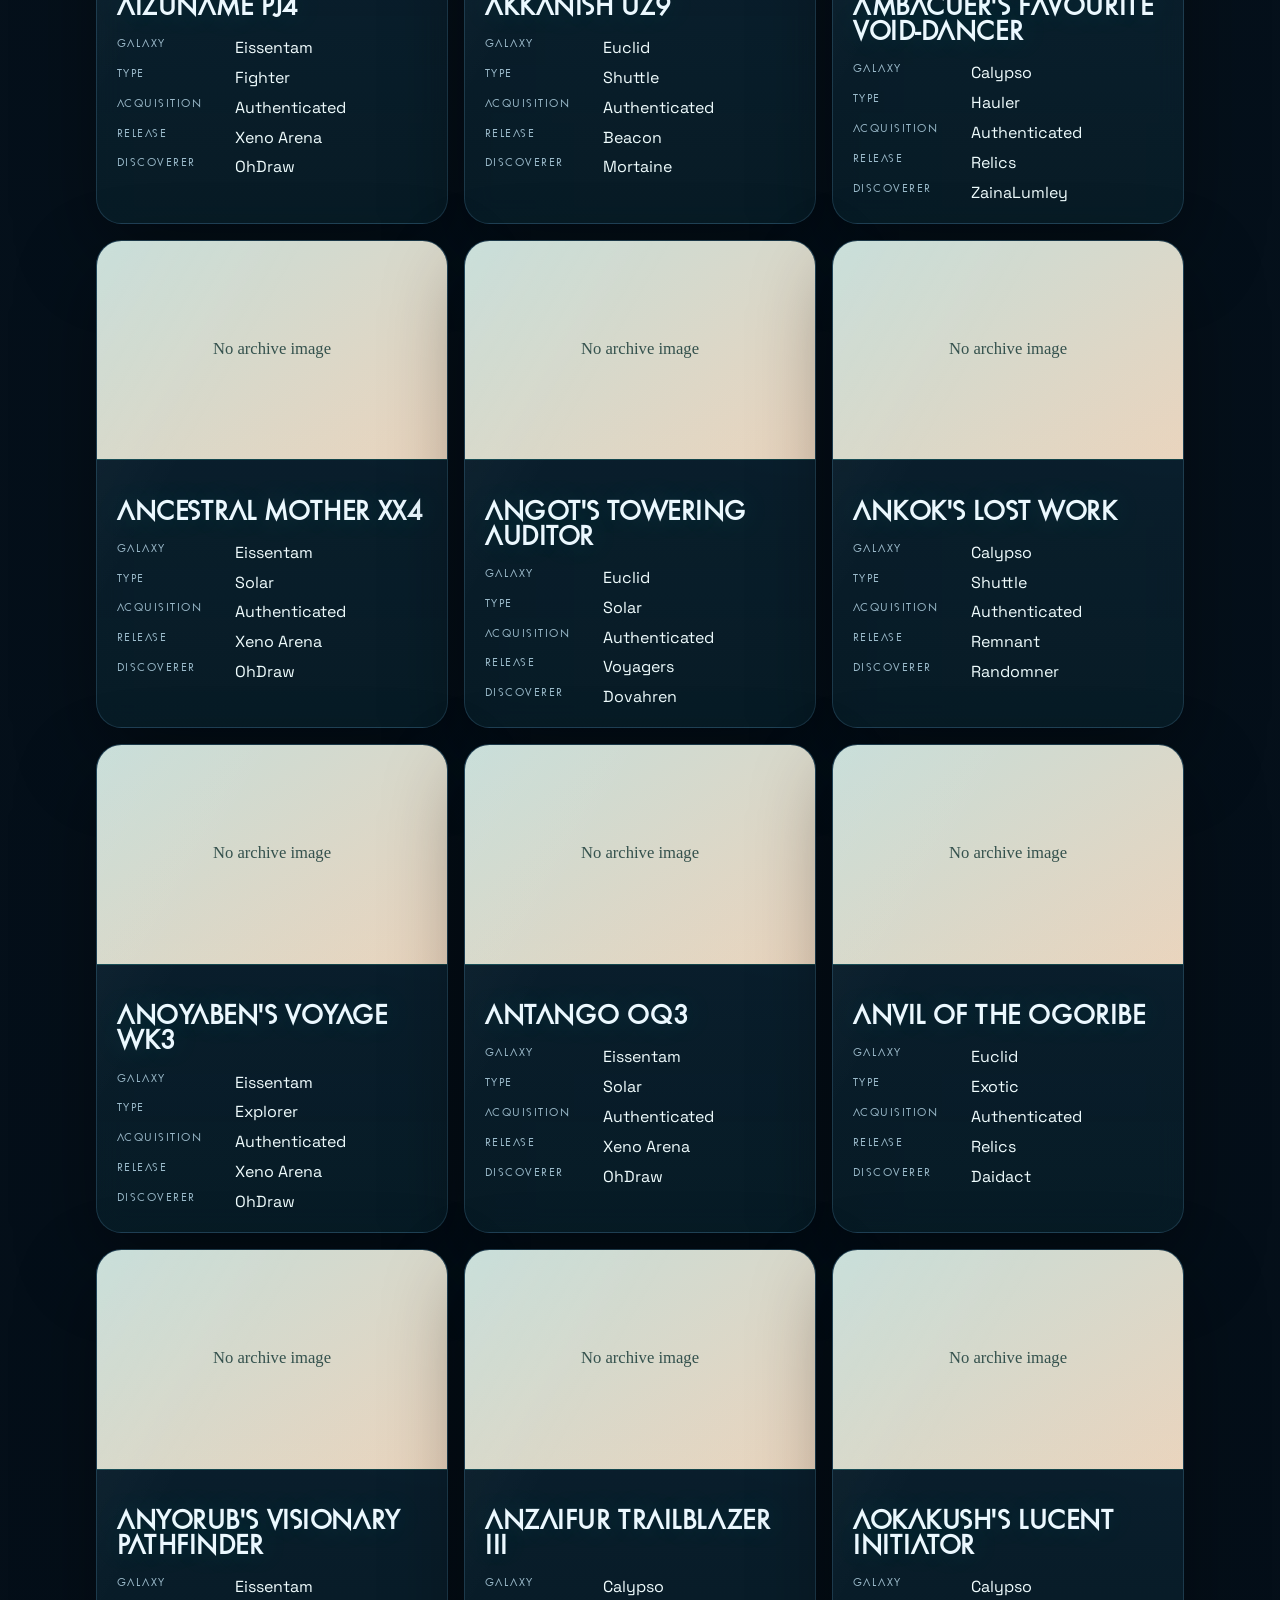
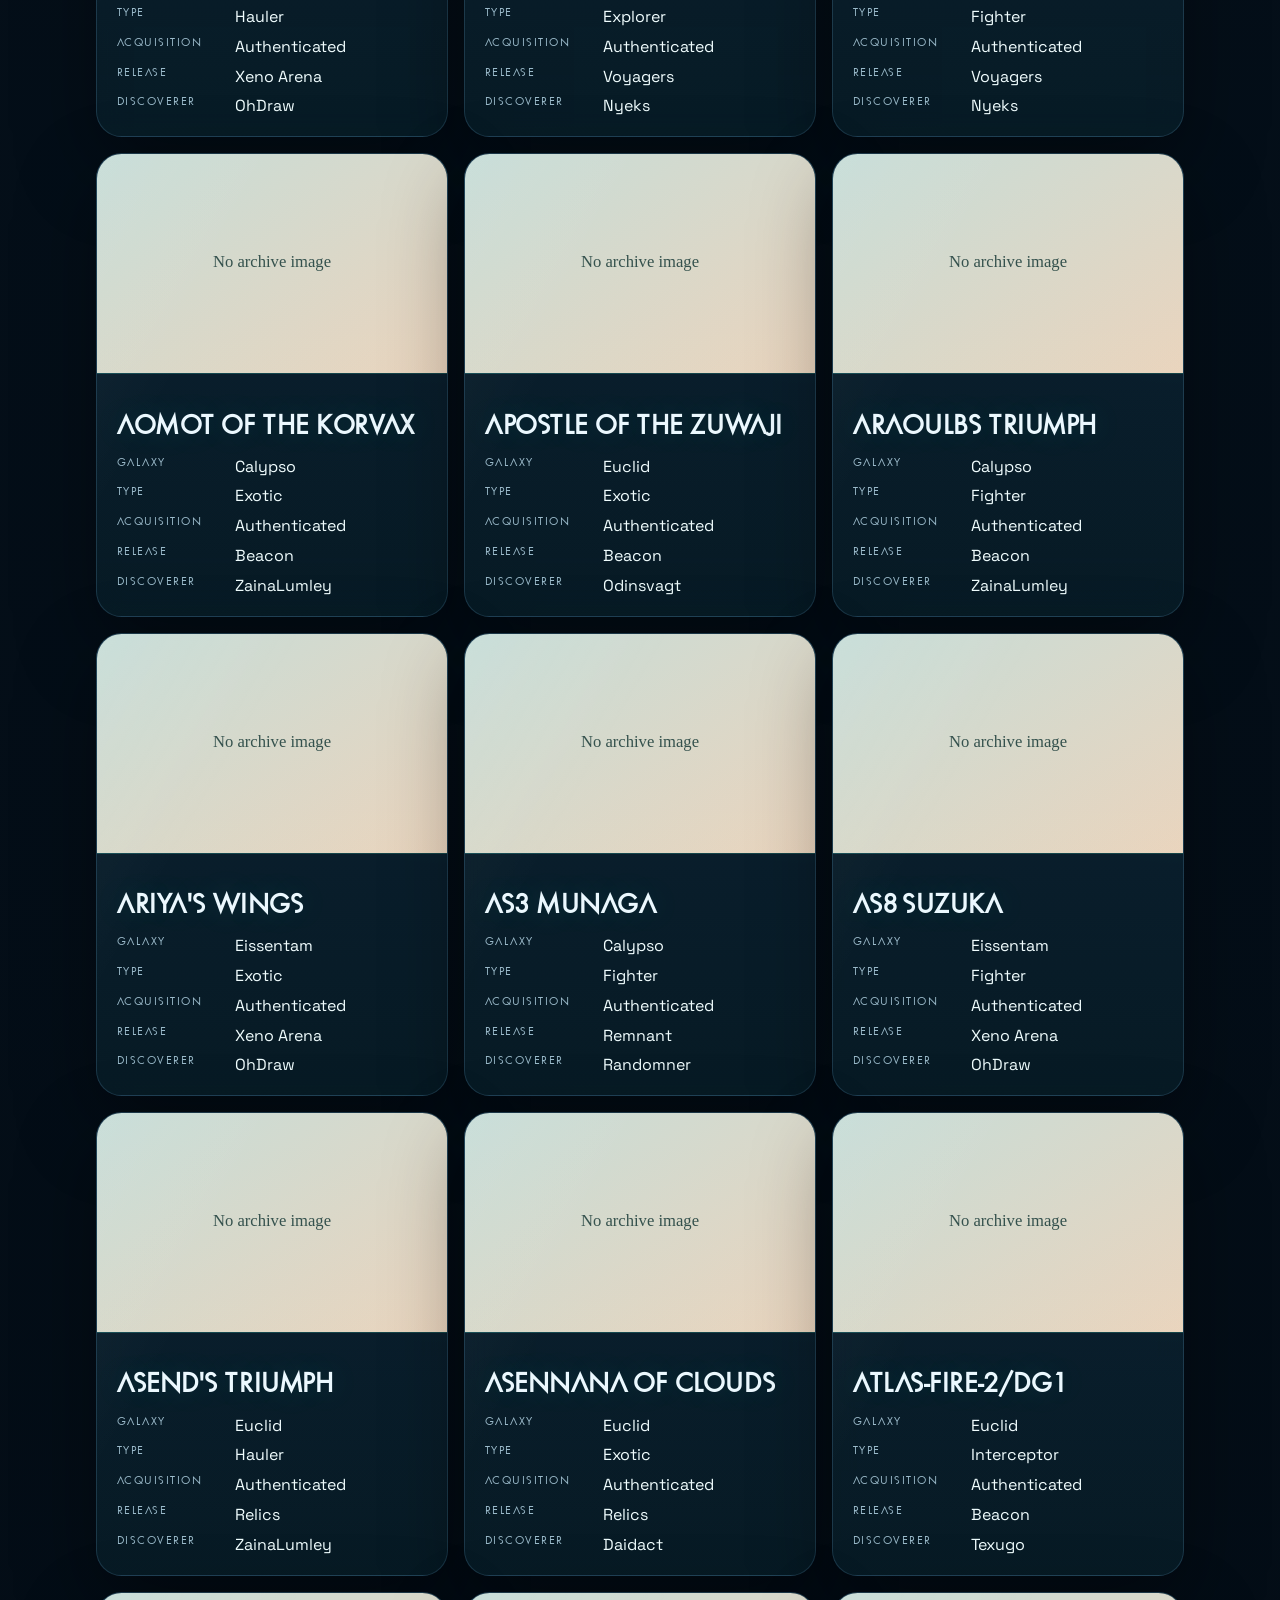
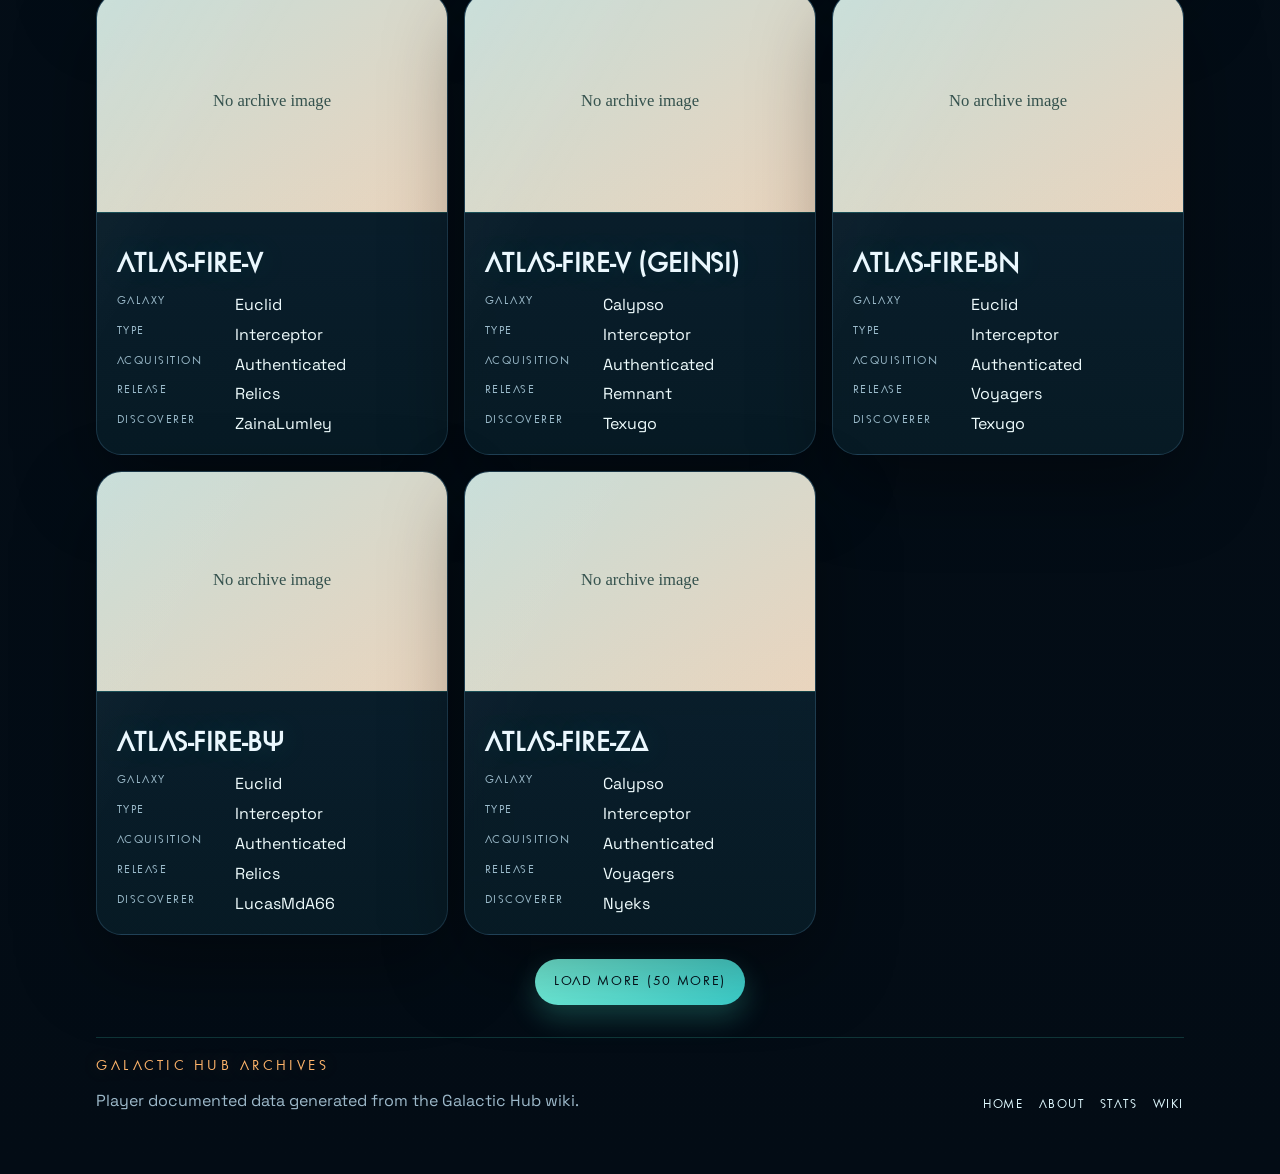
<file: starships/index.html>
<!DOCTYPE html>
<html lang="en">
  <head>
    <meta charset="UTF-8" />
    <meta name="viewport" content="width=device-width, initial-scale=1.0" />
    <title>Starships | Galactic Hub Archive</title>
    <meta name="theme-color" content="#071421" />
    <meta name="color-scheme" content="dark" />
    <meta
      name="description"
      content="Browse Galactic Hub starship records by type, acquisition method, galaxy, release, and discoverer."
    />
    <meta property="og:type" content="website" />
    <meta property="og:site_name" content="Galactic Hub Archives" />
    <meta property="og:title" content="Starships | Galactic Hub Archive" />
    <meta
      property="og:description"
      content="Browse Galactic Hub starship records by type, acquisition method, galaxy, release, and discoverer."
    />
    <meta property="og:url" content="https://apexfatality93.github.io/GalacticHubArchive/starships/" />
    <meta
      property="og:image"
      content="https://apexfatality93.github.io/GalacticHubArchive/assets/favicon/android-chrome-512x512.png"
    />
    <meta name="twitter:card" content="summary_large_image" />
    <meta name="twitter:title" content="Starships | Galactic Hub Archive" />
    <meta
      name="twitter:description"
      content="Browse Galactic Hub starship records by type, acquisition method, galaxy, release, and discoverer."
    />
    <meta
      name="twitter:image"
      content="https://apexfatality93.github.io/GalacticHubArchive/assets/favicon/android-chrome-512x512.png"
    />
    <link rel="canonical" href="https://apexfatality93.github.io/GalacticHubArchive/starships/" />
    <link rel="icon" type="image/x-icon" href="../assets/favicon/favicon.ico" />
    <link rel="icon" type="image/png" sizes="16x16" href="../assets/favicon/favicon-16x16.png" />
    <link rel="icon" type="image/png" sizes="32x32" href="../assets/favicon/favicon-32x32.png" />
    <link rel="apple-touch-icon" sizes="180x180" href="../assets/favicon/apple-touch-icon.png" />
    <link rel="manifest" href="../assets/favicon/site.webmanifest" />
    <link rel="preconnect" href="https://fonts.googleapis.com" />
    <link rel="preconnect" href="https://fonts.gstatic.com" crossorigin />
    <link
      href="https://fonts.googleapis.com/css2?family=Space+Grotesk:wght@400;500;700&family=IBM+Plex+Mono:wght@400;500&display=swap"
      rel="stylesheet"
    />
    <link rel="stylesheet" href="../styles.css" />
  </head>
  <body data-page="starships" data-json-path="../data/starships.json">
    <div class="site-shell">
      <header class="hero hero-subpage">
        <div>
          <p class="eyebrow">Galactic Hub</p>
          <h1>Starship Archive</h1>
          <p class="hero-copy">Data is pulled from the wiki once per day.</p>
        </div>
        <nav class="hero-nav">
          <a class="button button-secondary" href="../">Back to home</a>
          <button class="button button-secondary" id="copy-link-button" type="button">
            Copy link
          </button>
        </nav>
      </header>

      <main class="page-section">
        <section class="filters-panel">
          <div class="filters-heading">
            <div>
              <p class="eyebrow">Filters</p>
              <h2>Sort and narrow the archive.</h2>
            </div>
            <button class="button button-secondary button-compact" id="reset-filters" type="button">
              Reset
            </button>
          </div>

          <div class="filters-grid">
            <label class="field">
              <span>Galaxy</span>
              <select id="galaxy-filter">
                <option value="">All galaxies</option>
              </select>
            </label>

            <label class="field">
              <span>Type</span>
              <select id="type-filter">
                <option value="">All types</option>
              </select>
            </label>

            <label class="field">
              <span>Acquisition</span>
              <select id="acquisition-filter">
                <option value="">All acquisition types</option>
              </select>
            </label>

            <label class="field">
              <span>Sort</span>
              <select id="sort-select">
                <option value="name-asc">Name A-Z</option>
                <option value="name-desc">Name Z-A</option>
                <option value="release-asc">Release A-Z</option>
                <option value="release-desc">Release Z-A</option>
                <option value="type-asc">Type A-Z</option>
              </select>
            </label>
          </div>
        </section>

        <section class="results-toolbar">
          <div>
            <p class="eyebrow">Results</p>
            <h2 id="results-summary">Loading starships...</h2>
          </div>
          <p class="results-meta" id="results-meta"></p>
        </section>

        <section id="cards-grid" class="cards-grid" aria-live="polite"></section>
        <div class="load-more-wrap">
          <button class="button button-primary" id="load-more-button" type="button" hidden>
            Load more
          </button>
        </div>
      </main>
    </div>

    <template id="starship-card-template">
      <a class="data-card" target="_blank" rel="noreferrer">
        <div class="card-image-wrap">
          <img class="card-image" alt="" loading="lazy" />
        </div>
        <div class="card-content">
          <div class="card-header">
            <div>
              <p class="card-kicker"></p>
              <h3 class="card-title"></h3>
            </div>
          </div>
          <dl class="card-details"></dl>
        </div>
      </a>
    </template>

    <script src="../script.js"></script>
  </body>
</html>
</file>
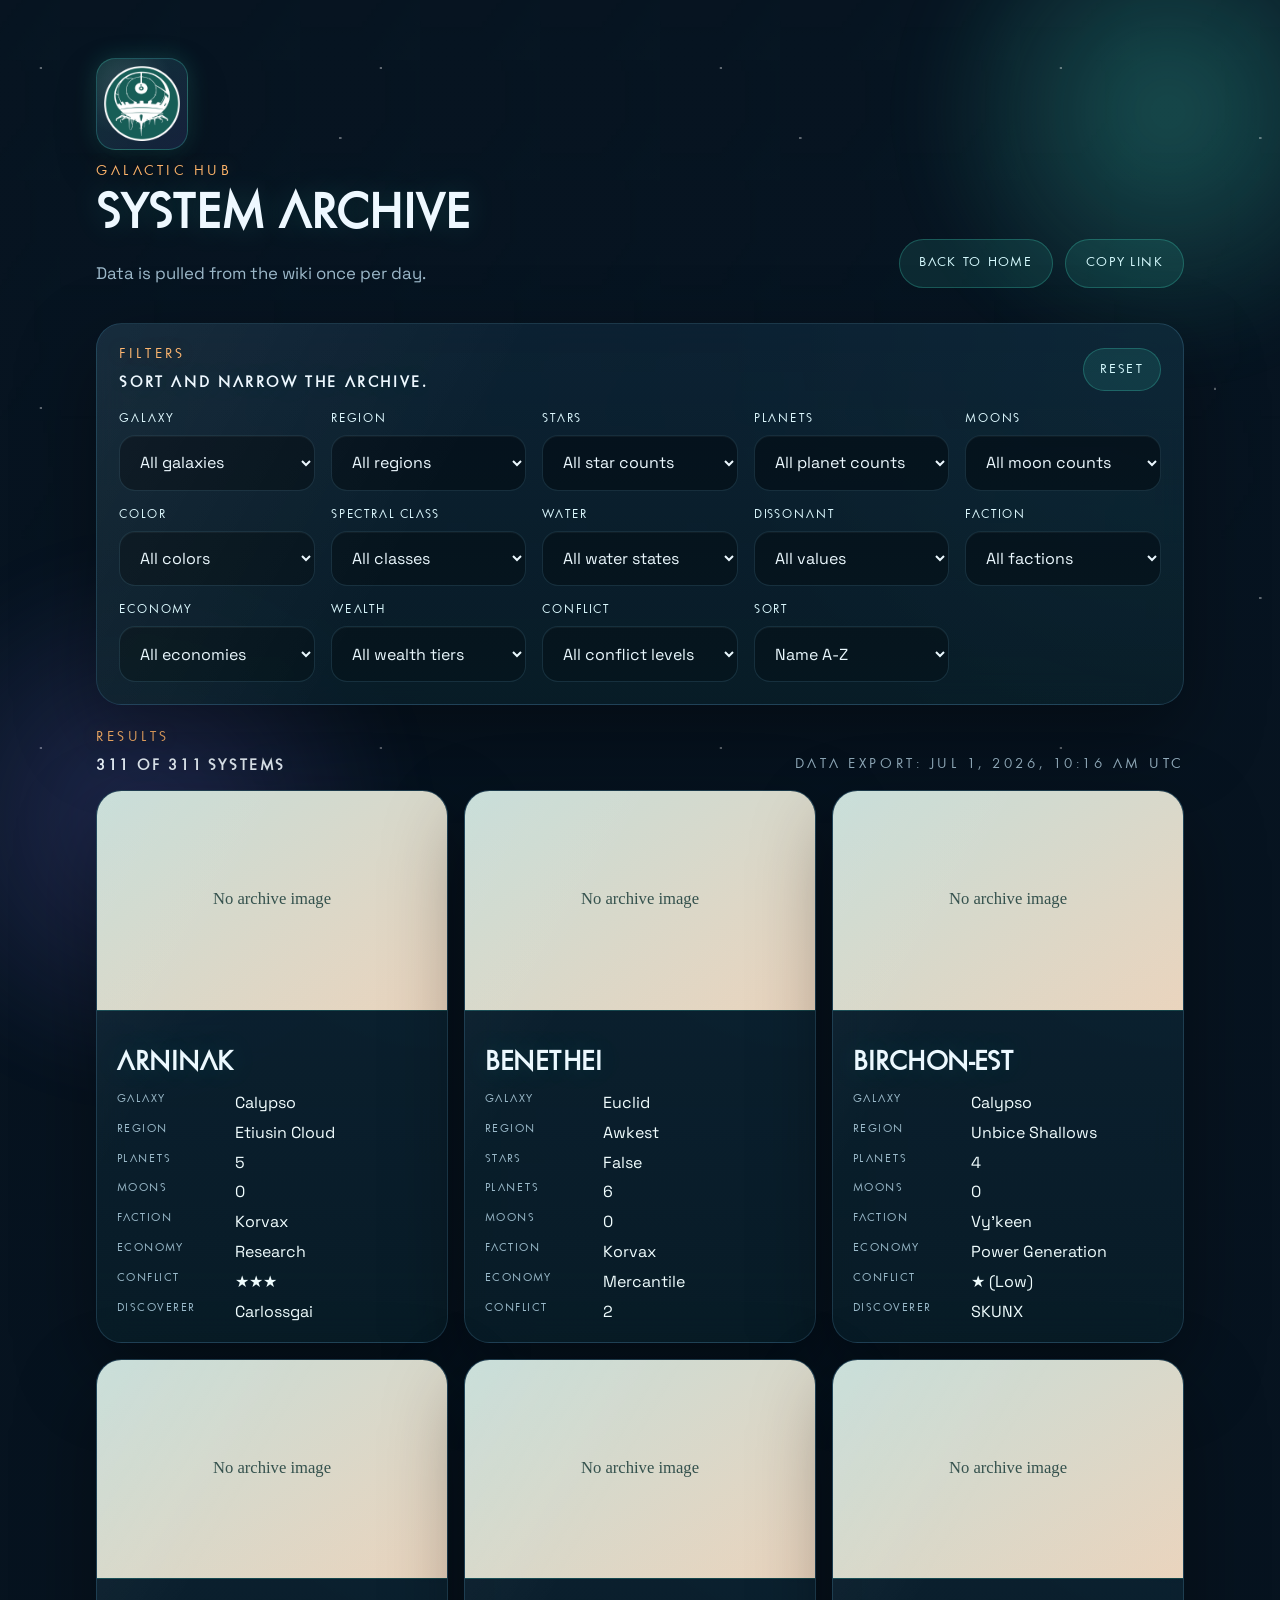
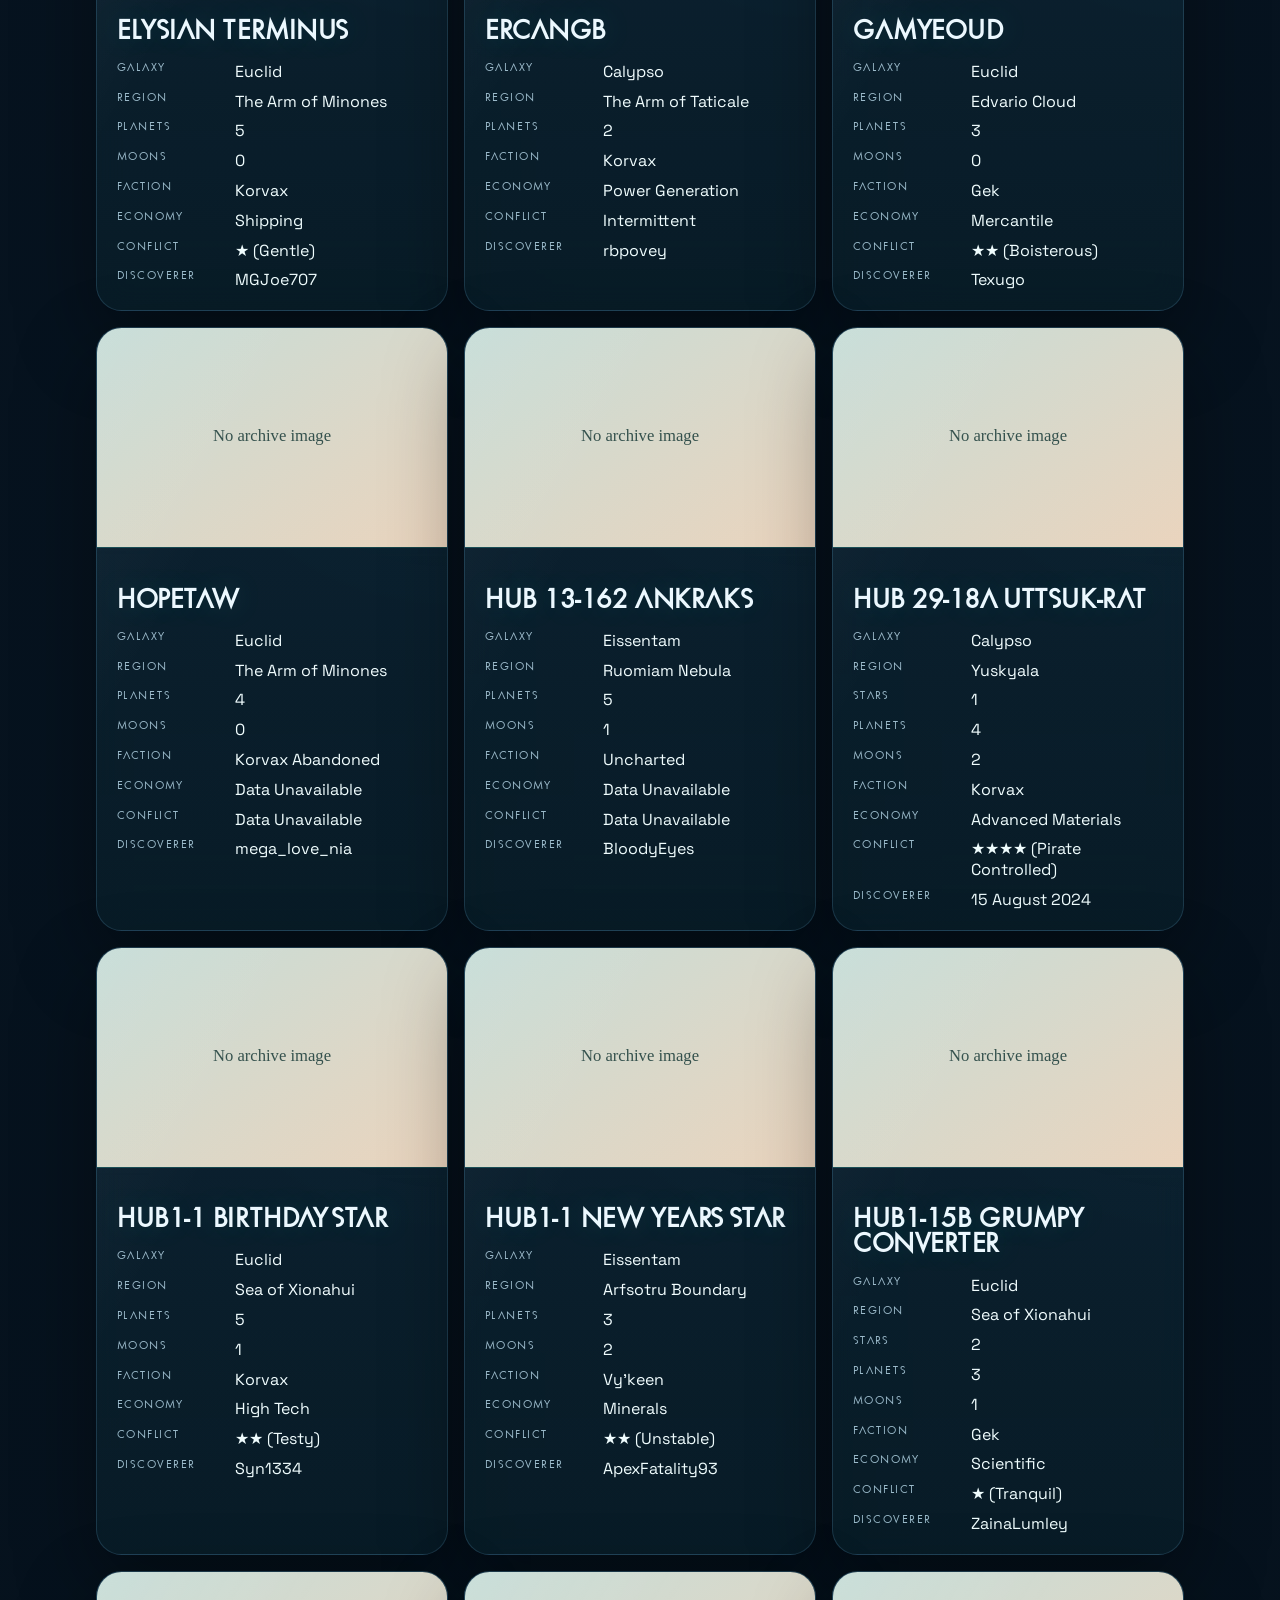
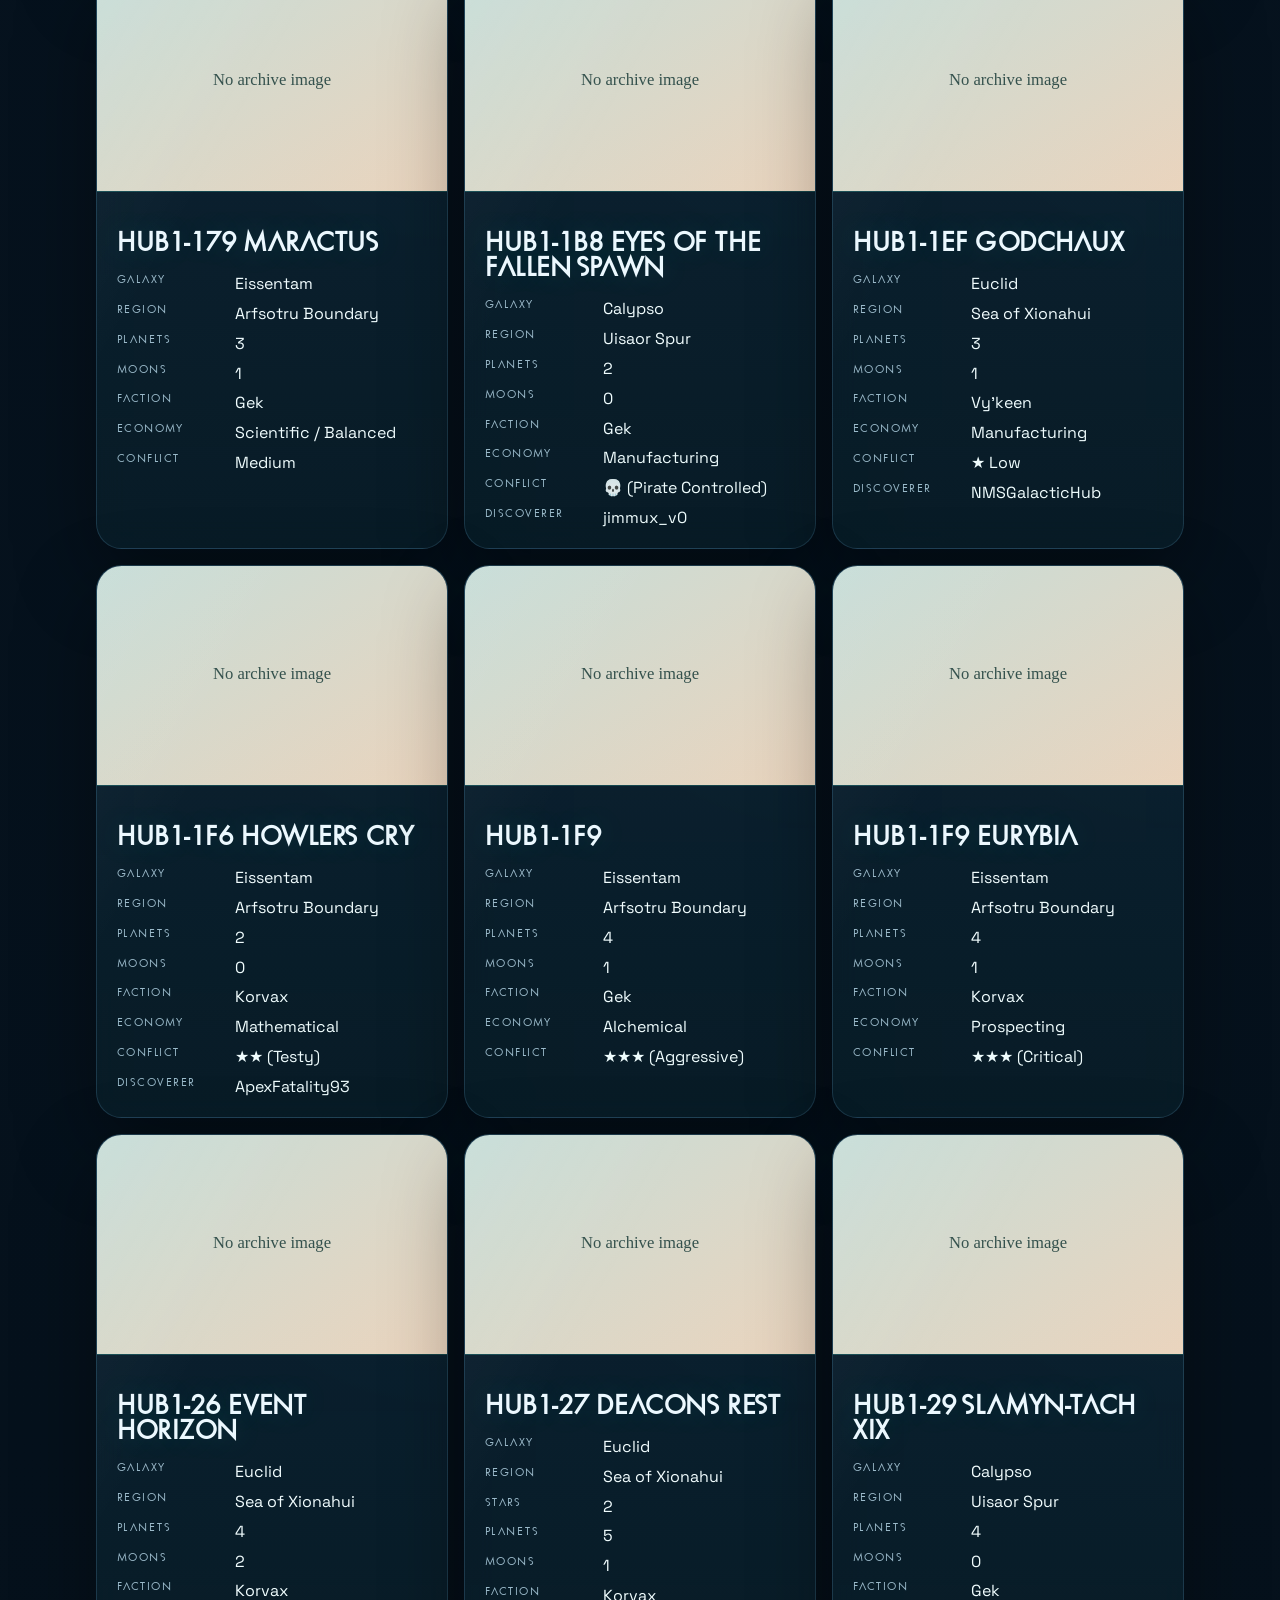
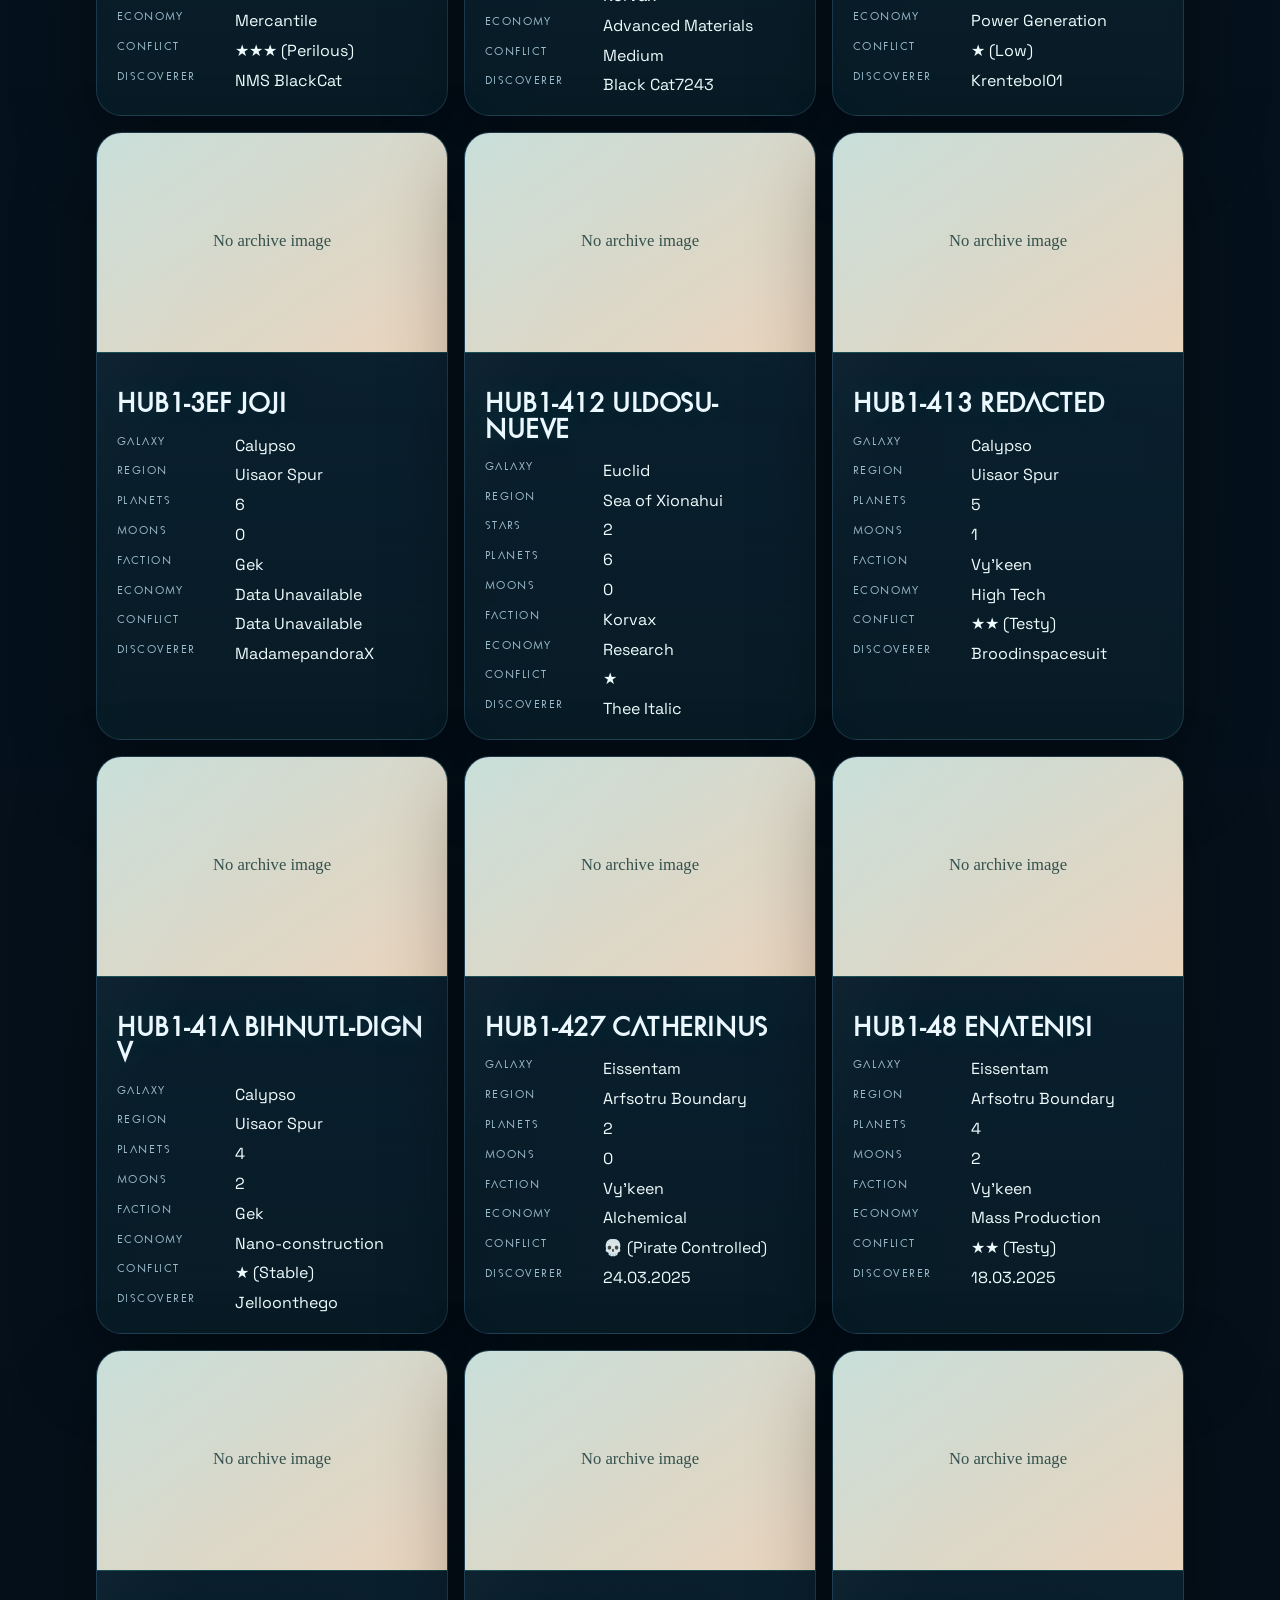
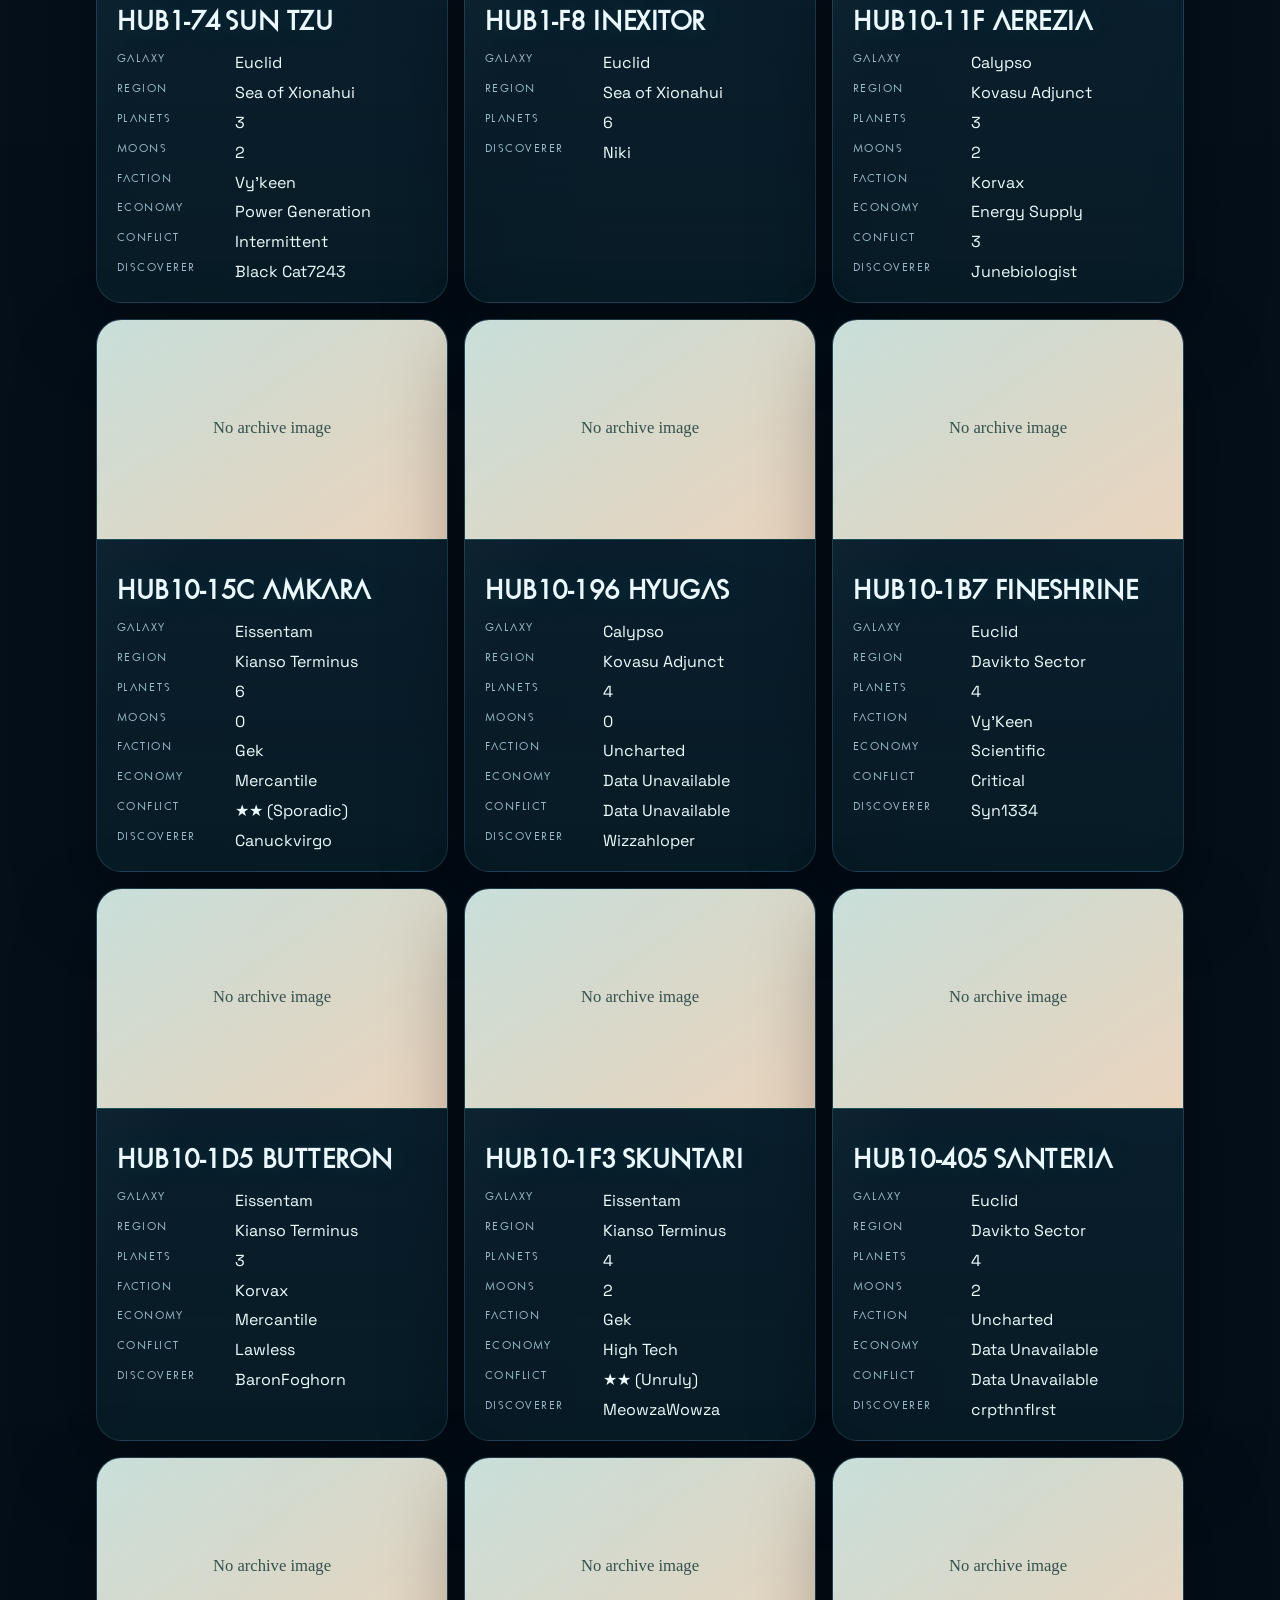
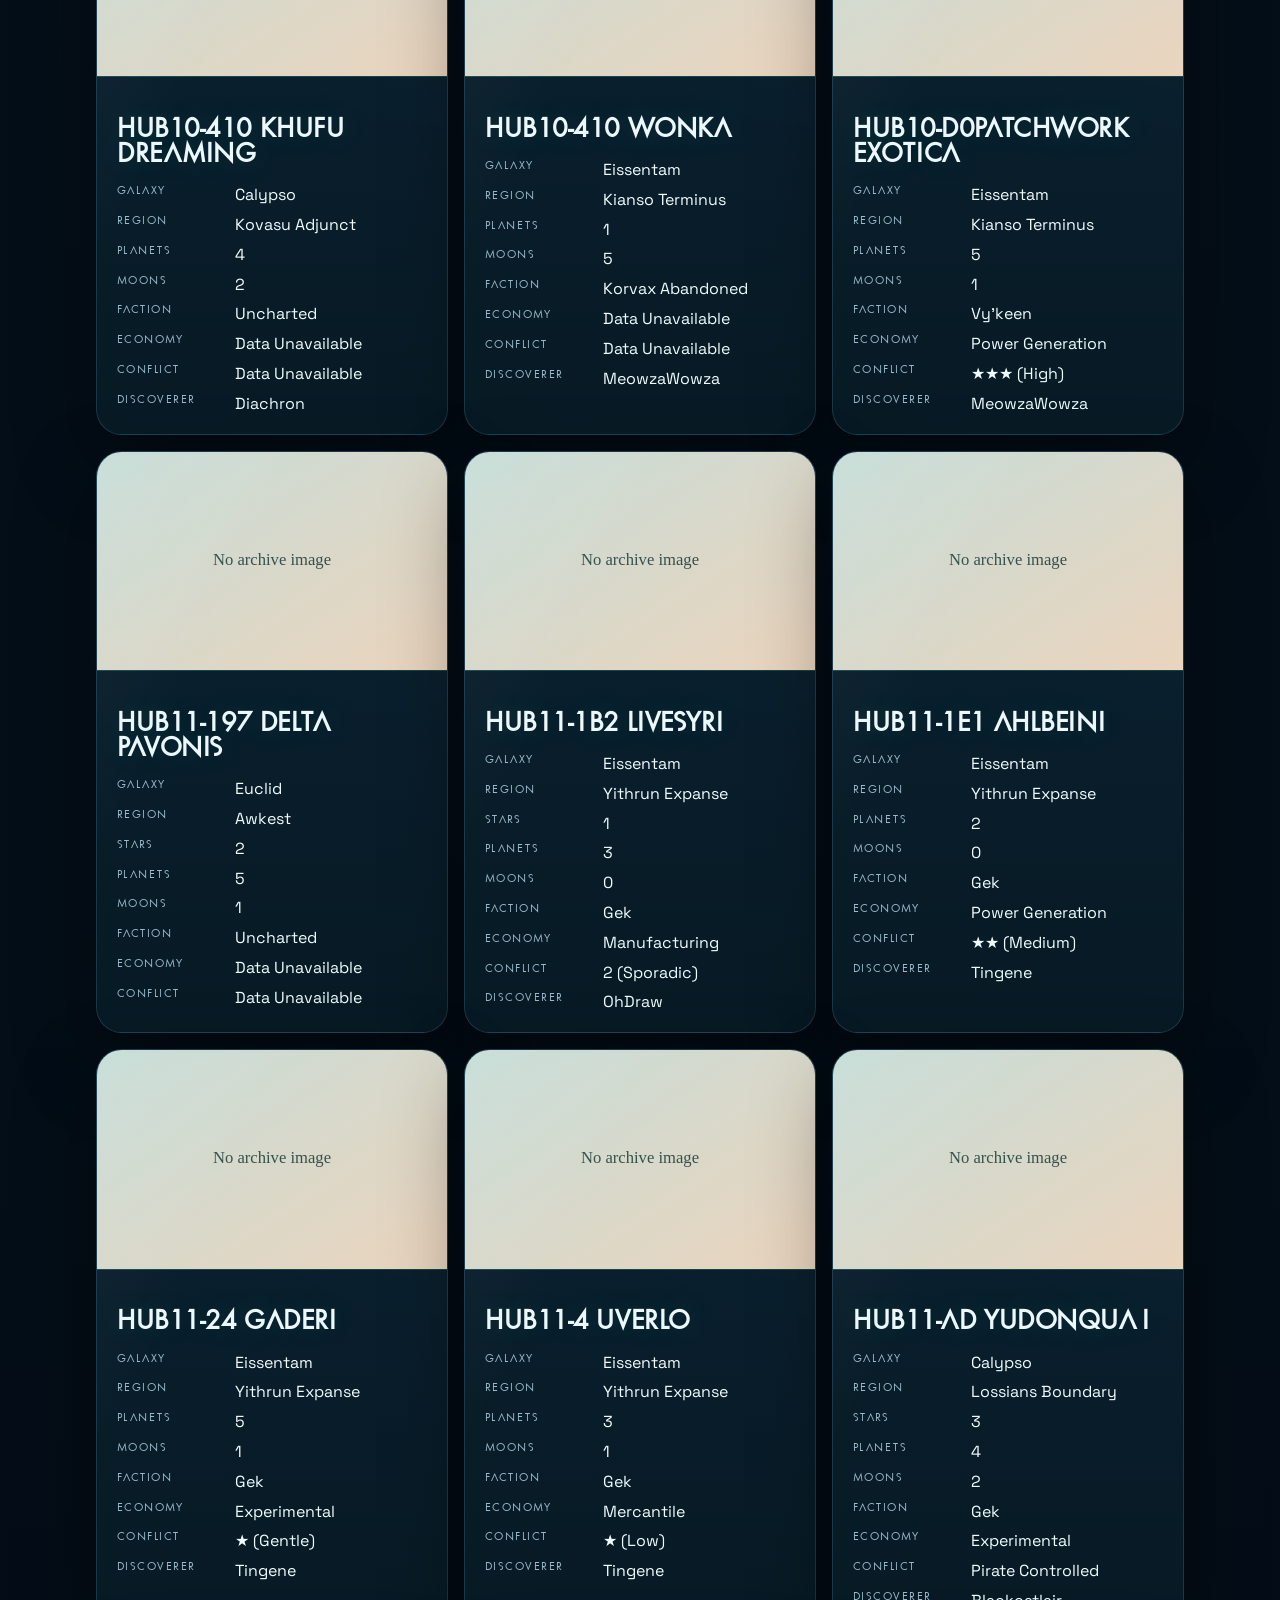
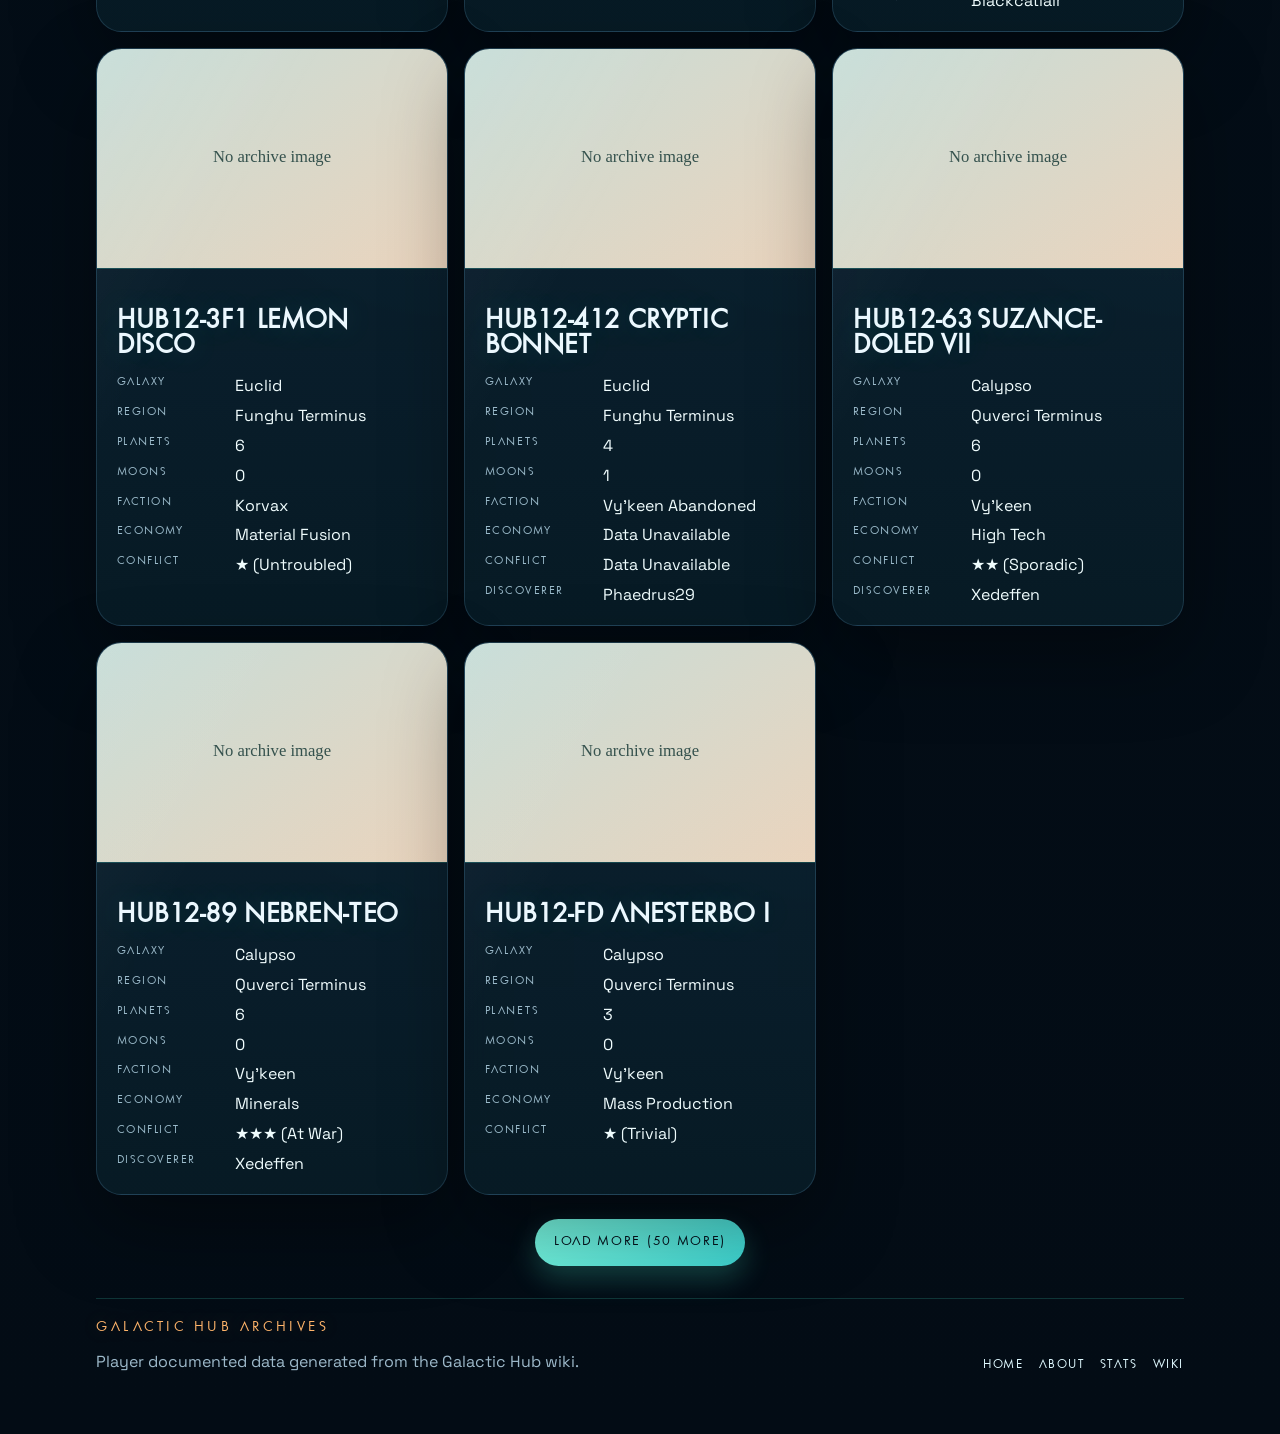
<file: systems/index.html>
<!DOCTYPE html>
<html lang="en">
  <head>
    <meta charset="UTF-8" />
    <meta name="viewport" content="width=device-width, initial-scale=1.0" />
    <title>Systems | Galactic Hub Archive</title>
    <meta name="theme-color" content="#071421" />
    <meta name="color-scheme" content="dark" />
    <meta
      name="description"
      content="Browse Galactic Hub systems by region, planets, moons, faction, economy, wealth, conflict, and more."
    />
    <meta property="og:type" content="website" />
    <meta property="og:site_name" content="Galactic Hub Archives" />
    <meta property="og:title" content="Systems | Galactic Hub Archive" />
    <meta
      property="og:description"
      content="Browse Galactic Hub systems by region, planets, moons, faction, economy, wealth, conflict, and more."
    />
    <meta property="og:url" content="https://apexfatality93.github.io/GalacticHubArchive/systems/" />
    <meta
      property="og:image"
      content="https://apexfatality93.github.io/GalacticHubArchive/assets/favicon/android-chrome-512x512.png"
    />
    <meta name="twitter:card" content="summary_large_image" />
    <meta name="twitter:title" content="Systems | Galactic Hub Archive" />
    <meta
      name="twitter:description"
      content="Browse Galactic Hub systems by region, planets, moons, faction, economy, wealth, conflict, and more."
    />
    <meta
      name="twitter:image"
      content="https://apexfatality93.github.io/GalacticHubArchive/assets/favicon/android-chrome-512x512.png"
    />
    <link rel="canonical" href="https://apexfatality93.github.io/GalacticHubArchive/systems/" />
    <link rel="icon" type="image/x-icon" href="../assets/favicon/favicon.ico" />
    <link rel="icon" type="image/png" sizes="16x16" href="../assets/favicon/favicon-16x16.png" />
    <link rel="icon" type="image/png" sizes="32x32" href="../assets/favicon/favicon-32x32.png" />
    <link rel="apple-touch-icon" sizes="180x180" href="../assets/favicon/apple-touch-icon.png" />
    <link rel="manifest" href="../assets/favicon/site.webmanifest" />
    <link rel="preconnect" href="https://fonts.googleapis.com" />
    <link rel="preconnect" href="https://fonts.gstatic.com" crossorigin />
    <link
      href="https://fonts.googleapis.com/css2?family=Space+Grotesk:wght@400;500;700&family=IBM+Plex+Mono:wght@400;500&display=swap"
      rel="stylesheet"
    />
    <link rel="stylesheet" href="../styles.css" />
  </head>
  <body data-page="systems" data-json-path="../data/systems.json">
    <div class="site-shell">
      <header class="hero hero-subpage">
        <div>
          <p class="eyebrow">Galactic Hub</p>
          <h1>System Archive</h1>
          <p class="hero-copy">Data is pulled from the wiki once per day.</p>
        </div>
        <nav class="hero-nav">
          <a class="button button-secondary" href="../">Back to home</a>
          <button class="button button-secondary" id="copy-link-button" type="button">
            Copy link
          </button>
        </nav>
      </header>

      <main class="page-section">
        <section class="filters-panel">
          <div class="filters-heading">
            <div>
              <p class="eyebrow">Filters</p>
              <h2>Sort and narrow the archive.</h2>
            </div>
            <button class="button button-secondary button-compact" id="reset-filters" type="button">
              Reset
            </button>
          </div>

          <div class="filters-grid">
            <label class="field">
              <span>Galaxy</span>
              <select id="galaxy-filter"><option value="">All galaxies</option></select>
            </label>
            <label class="field">
              <span>Region</span>
              <select id="region-filter"><option value="">All regions</option></select>
            </label>
            <label class="field">
              <span>Stars</span>
              <select id="stars-filter"><option value="">All star counts</option></select>
            </label>
            <label class="field">
              <span>Planets</span>
              <select id="planets-filter"><option value="">All planet counts</option></select>
            </label>
            <label class="field">
              <span>Moons</span>
              <select id="moons-filter"><option value="">All moon counts</option></select>
            </label>
            <label class="field">
              <span>Color</span>
              <select id="color-filter"><option value="">All colors</option></select>
            </label>
            <label class="field">
              <span>Spectral Class</span>
              <select id="spectral-class-filter"><option value="">All classes</option></select>
            </label>
            <label class="field">
              <span>Water</span>
              <select id="water-filter"><option value="">All water states</option></select>
            </label>
            <label class="field">
              <span>Dissonant</span>
              <select id="dissonant-filter"><option value="">All values</option></select>
            </label>
            <label class="field">
              <span>Faction</span>
              <select id="faction-filter"><option value="">All factions</option></select>
            </label>
            <label class="field">
              <span>Economy</span>
              <select id="economy-filter"><option value="">All economies</option></select>
            </label>
            <label class="field">
              <span>Wealth</span>
              <select id="wealth-filter"><option value="">All wealth tiers</option></select>
            </label>
            <label class="field">
              <span>Conflict</span>
              <select id="conflict-filter"><option value="">All conflict levels</option></select>
            </label>
            <label class="field">
              <span>Sort</span>
              <select id="sort-select">
                <option value="name-asc">Name A-Z</option>
                <option value="name-desc">Name Z-A</option>
                <option value="region-asc">Region A-Z</option>
                <option value="planets-desc">Planets (high-low)</option>
                <option value="moons-desc">Moons (high-low)</option>
              </select>
            </label>
          </div>
        </section>

        <section class="results-toolbar">
          <div>
            <p class="eyebrow">Results</p>
            <h2 id="results-summary">Loading systems...</h2>
          </div>
          <p class="results-meta" id="results-meta"></p>
        </section>

        <section id="cards-grid" class="cards-grid" aria-live="polite"></section>
        <div class="load-more-wrap">
          <button class="button button-primary" id="load-more-button" type="button" hidden>
            Load more
          </button>
        </div>
      </main>
    </div>

    <template id="systems-card-template">
      <a class="data-card" target="_blank" rel="noreferrer">
        <div class="card-image-wrap">
          <img class="card-image" alt="" loading="lazy" />
        </div>
        <div class="card-content">
          <div class="card-header">
            <div>
              <p class="card-kicker"></p>
              <h3 class="card-title"></h3>
            </div>
          </div>
          <dl class="card-details"></dl>
        </div>
      </a>
    </template>

    <script src="../script.js"></script>
  </body>
</html>
</file>
<file: styles.css>
@font-face {
  font-family: "NMS Futura";
  src: url("./assets/fonts/NMSFuturaProBook_Kerned.ttf") format("truetype");
  font-display: swap;
}

@font-face {
  font-family: "NMS Glyphs Mono";
  src: url("./assets/fonts/NMS-Glyphs-Mono.ttf") format("truetype");
  font-display: swap;
}

:root {
  --bg: #04121d;
  --bg-strong: #0a2232;
  --panel: rgba(6, 23, 35, 0.76);
  --panel-strong: rgba(10, 30, 46, 0.9);
  --panel-border: rgba(126, 213, 255, 0.18);
  --text: #eef8ff;
  --muted: #9db9ca;
  --accent: #49f0d2;
  --accent-strong: #1fa7b5;
  --accent-soft: rgba(73, 240, 210, 0.18);
  --warm: #ffb46a;
  --violet: rgba(132, 124, 255, 0.18);
  --shadow: 0 30px 80px rgba(0, 0, 0, 0.36);
  --target-accent: var(--accent);
  --target-glow: rgba(73, 240, 210, 0.18);
  --target-warm: var(--warm);
  --target-result-glow: rgba(73, 240, 210, 0.16);
}

* {
  box-sizing: border-box;
}

html,
body {
  margin: 0;
  min-height: 100%;
}

html {
  scroll-behavior: smooth;
}

body {
  font-family: "Space Grotesk", sans-serif;
  color: var(--text);
  background:
    radial-gradient(circle at 18% 18%, rgba(73, 240, 210, 0.2), transparent 0 22rem),
    radial-gradient(circle at 85% 14%, rgba(255, 180, 106, 0.16), transparent 0 18rem),
    radial-gradient(circle at 76% 72%, rgba(132, 124, 255, 0.16), transparent 0 22rem),
    linear-gradient(180deg, #071421 0%, #05111c 42%, #030c15 100%);
  overflow-x: hidden;
}

body::before,
body::after {
  content: "";
  position: fixed;
  z-index: -1;
  inset: auto;
  width: 34rem;
  height: 34rem;
  border-radius: 999px;
  filter: blur(36px);
  opacity: 0.42;
}

body::before {
  top: -10rem;
  right: -10rem;
  background: radial-gradient(circle, rgba(73, 240, 210, 0.65) 0%, rgba(73, 240, 210, 0) 65%);
  animation: nebulaFloatA 18s ease-in-out infinite alternate;
}

body::after {
  bottom: -12rem;
  left: -8rem;
  background: radial-gradient(circle, rgba(132, 124, 255, 0.52) 0%, rgba(132, 124, 255, 0) 70%);
  animation: nebulaFloatB 22s ease-in-out infinite alternate;
}

body > *::before,
body > *::after {
  content: "";
  position: fixed;
  inset: 0;
  pointer-events: none;
  z-index: -1;
}

body > *::before {
  background-image:
    radial-gradient(circle at 12% 20%, rgba(255, 255, 255, 0.8) 0 1px, transparent 1.5px),
    radial-gradient(circle at 74% 30%, rgba(255, 255, 255, 0.8) 0 1px, transparent 1.5px),
    radial-gradient(circle at 25% 72%, rgba(255, 255, 255, 0.75) 0 1px, transparent 1.5px),
    radial-gradient(circle at 82% 76%, rgba(255, 255, 255, 0.55) 0 1px, transparent 1.5px),
    radial-gradient(circle at 54% 58%, rgba(255, 255, 255, 0.45) 0 1px, transparent 1.5px);
  background-size: 340px 340px, 460px 460px, 540px 540px, 620px 620px, 720px 720px;
  opacity: 0.45;
  animation: starDrift 28s linear infinite;
}

body > *::after {
  background:
    linear-gradient(90deg, transparent 0, rgba(73, 240, 210, 0.05) 49.5%, transparent 50.5%, transparent 100%),
    linear-gradient(transparent 0, rgba(73, 240, 210, 0.04) 49.5%, transparent 50.5%, transparent 100%);
  background-size: 120px 120px;
  mask-image: linear-gradient(180deg, rgba(0, 0, 0, 0.55), transparent 88%);
  opacity: 0.36;
  animation: gridPulse 9s ease-in-out infinite;
}

img {
  display: block;
  max-width: 100%;
}

a {
  color: inherit;
  text-decoration: none;
}

.site-shell {
  width: min(1440px, 85vw);
  margin: 0 auto;
  padding: 2.5rem 0 3.5rem;
  position: relative;
}

.hero {
  position: relative;
  padding: 1.1rem 0 1.2rem;
  animation: panelReveal 800ms cubic-bezier(0.18, 0.84, 0.24, 1) both;
}

.hero-home,
.hero-subpage {
  display: flex;
  gap: 1.25rem;
  justify-content: space-between;
  align-items: end;
}

.hero-home > div,
.hero-subpage > div:first-child {
  min-width: 0;
}

.hero-emblem {
  width: clamp(4.25rem, 9vw, 5.75rem);
  height: auto;
  margin-bottom: 0.85rem;
  flex: 0 0 auto;
  border-radius: 1.2rem;
  border: 1px solid color-mix(in srgb, var(--target-accent) 24%, transparent);
  background:
    radial-gradient(circle at 30% 30%, rgba(255, 255, 255, 0.12), transparent 55%),
    linear-gradient(135deg, rgba(73, 240, 210, 0.14), rgba(132, 124, 255, 0.12));
  box-shadow:
    0 18px 40px rgba(0, 0, 0, 0.28),
    0 0 24px color-mix(in srgb, var(--target-accent) 18%, transparent);
  padding: 0.45rem;
}

.eyebrow,
.results-meta,
.category-state,
.card-kicker {
  margin: 0 0 0.75rem;
  font-family: "NMS Futura", "IBM Plex Mono", monospace;
  font-size: 0.92rem;
  letter-spacing: 0.24em;
  text-transform: uppercase;
  color: var(--target-warm);
  text-shadow: 0 0 18px color-mix(in srgb, var(--target-warm) 26%, transparent);
}

.hero h1,
.section-heading h2,
.filters-heading h2,
.results-toolbar h2,
.category-card h3,
.card-title {
  margin: 0;
  font-family: "NMS Futura", "Space Grotesk", sans-serif;
  line-height: 0.9;
  letter-spacing: 0.02em;
  text-transform: uppercase;
  text-shadow: 0 0 30px color-mix(in srgb, var(--target-accent) 18%, transparent);
}

.hero-home h1,
.hero-subpage h1 {
  font-size: clamp(2rem, 4vw, 3.8rem);
  /* max-width: 16ch; */
}

.hero-subpage h1 {
  max-width: 24ch;
}

.hero-copy {
  max-width: 44rem;
  margin: 1.25rem 0 0;
  font-size: 1.05rem;
  line-height: 1.7;
  color: var(--muted);
}

.hero-status {
  margin: 0.9rem 0 0;
  color: #dff9ff;
  font-family: "NMS Futura", "IBM Plex Mono", monospace;
  font-size: 0.82rem;
  letter-spacing: 0.08em;
  text-transform: uppercase;
}

.hero-actions,
.hero-nav {
  display: flex;
  gap: 0.8rem;
  flex-wrap: wrap;
  margin-top: 1.1rem;
}

.page-section {
  padding-top: 1rem;
}

.section-heading,
.results-toolbar,
.filters-heading {
  display: flex;
  justify-content: space-between;
  gap: 1rem;
  align-items: end;
}

.section-heading h2,
.filters-heading h2,
.results-toolbar h2 {
  font-size: 1.02rem;
  letter-spacing: 0.16em;
}

.button {
  appearance: none;
  border: 0;
  border-radius: 999px;
  display: inline-flex;
  align-items: center;
  justify-content: center;
  min-height: 2.9rem;
  padding: 0.9rem 1.2rem;
  font-family: "NMS Futura", "Space Grotesk", sans-serif;
  font-size: 0.88rem;
  letter-spacing: 0.12em;
  text-transform: uppercase;
  cursor: pointer;
  transition: transform 120ms ease, box-shadow 120ms ease, border-color 120ms ease, background 120ms ease;
}

.button:hover,
.button:focus-visible {
  transform: translateY(-1px);
  box-shadow: 0 10px 28px rgba(0, 0, 0, 0.18);
}

.button-primary {
  background: linear-gradient(135deg, color-mix(in srgb, var(--target-accent) 75%, white 25%) 0%, color-mix(in srgb, var(--target-accent) 70%, #1d91cb 30%) 100%);
  color: #04111b;
  box-shadow: 0 12px 28px color-mix(in srgb, var(--target-accent) 24%, transparent);
}

.button-secondary {
  background: color-mix(in srgb, var(--target-accent) 10%, transparent);
  color: #d7fbff;
  border: 1px solid color-mix(in srgb, var(--target-accent) 24%, transparent);
}

.button-secondary:hover,
.button-secondary:focus-visible {
  border-color: color-mix(in srgb, var(--target-accent) 38%, transparent);
  background: rgba(10, 35, 53, 0.96);
}

.button-compact {
  min-height: auto;
  padding: 0.72rem 1rem;
}

.filters-panel,
.category-card,
.data-card {
  border: 1px solid var(--panel-border);
  border-radius: 1.6rem;
  background:
    linear-gradient(180deg, rgba(13, 36, 54, 0.86), rgba(6, 22, 34, 0.78)),
    radial-gradient(circle at top right, var(--target-glow), transparent 42%);
  backdrop-filter: blur(14px);
  box-shadow: var(--shadow);
  position: relative;
  overflow: hidden;
}

.filters-panel::before,
.category-card::before,
.data-card::before {
  content: "";
  position: absolute;
  inset: 0;
  background:
    linear-gradient(120deg, rgba(255, 255, 255, 0.05), transparent 34%),
    linear-gradient(transparent, rgba(73, 240, 210, 0.03));
  pointer-events: none;
}

.category-grid,
.cards-grid {
  display: grid;
  gap: 1rem;
}

.category-grid {
  grid-template-columns: repeat(auto-fit, minmax(240px, 1fr));
  margin-top: 1.5rem;
}

.category-card {
  padding: 1.35rem;
  min-height: 180px;
  transition: transform 120ms ease, border-color 120ms ease, box-shadow 120ms ease;
}

.category-icon-wrap {
  display: inline-flex;
  align-items: center;
  justify-content: center;
  width: 4.25rem;
  height: 4.25rem;
  border-radius: 1rem;
  margin-bottom: 0.55rem;
  background:
    radial-gradient(circle at 30% 30%, rgba(255, 255, 255, 0.14), transparent 55%),
    linear-gradient(135deg, rgba(73, 240, 210, 0.18), rgba(132, 124, 255, 0.14));
  border: 1px solid color-mix(in srgb, var(--target-accent) 24%, transparent);
  box-shadow: inset 0 1px 0 rgba(255, 255, 255, 0.06);
}

.category-icon {
  width: 3rem;
  height: 3rem;
  object-fit: contain;
  filter: drop-shadow(0 0 16px rgba(73, 240, 210, 0.18));
}

.category-card:hover,
.category-card:focus-visible,
.data-card:hover,
.data-card:focus-visible {
  transform: translateY(-1px);
  border-color: color-mix(in srgb, var(--target-accent) 38%, transparent);
  box-shadow: 0 10px 28px rgba(0, 0, 0, 0.18);
}

.category-card h3 {
  margin-top: 0.3rem;
  font-size: clamp(1.65rem, 2.8vw, 2.2rem);
}

.category-card p {
  margin: 0.9rem 0 0;
  color: var(--muted);
  line-height: 1.65;
}

.category-metric {
  display: inline-block;
  margin-top: 1rem;
  font-family: "NMS Futura", "Space Grotesk", sans-serif;
  font-size: 0.95rem;
  letter-spacing: 0.12em;
  text-transform: uppercase;
  color: #dff9ff;
}

.filters-panel {
  padding: 1.4rem;
}

.filters-grid {
  display: grid;
  gap: 1rem;
  grid-template-columns: repeat(auto-fit, minmax(180px, 1fr));
  margin-top: 1.25rem;
}

.field {
  display: flex;
  flex-direction: column;
  gap: 0.45rem;
}

.field span {
  font-family: "NMS Futura", "IBM Plex Mono", monospace;
  font-size: 0.83rem;
  font-weight: 400;
  letter-spacing: 0.14em;
  text-transform: uppercase;
  color: #dff9ff;
}

.field input,
.field select {
  width: 100%;
  border: 1px solid rgba(126, 213, 255, 0.14);
  border-radius: 1rem;
  background: rgba(4, 15, 24, 0.82);
  padding: 0.95rem 1rem;
  font: inherit;
  color: var(--text);
  transition: border-color 120ms ease, transform 120ms ease, box-shadow 120ms ease;
  box-shadow: inset 0 1px 0 rgba(255, 255, 255, 0.04);
}

.field input:focus,
.field select:focus,
.button:focus-visible,
.data-card:focus-visible {
  outline: none;
  border-color: var(--target-accent);
  box-shadow:
    0 0 0 4px color-mix(in srgb, var(--target-accent) 16%, transparent),
    0 0 24px color-mix(in srgb, var(--target-accent) 14%, transparent);
}

.results-toolbar {
  margin: 1.5rem 0 1rem;
}

.results-meta {
  margin: 0;
  color: var(--muted);
  text-shadow: none;
}

.cards-grid {
  grid-template-columns: repeat(auto-fit, minmax(300px, 1fr));
}

.data-card {
  display: flex;
  flex-direction: column;
  animation: panelReveal 800ms cubic-bezier(0.18, 0.84, 0.24, 1) both;
  transition: transform 120ms ease, box-shadow 120ms ease, border-color 120ms ease;
}

.card-image-wrap {
  aspect-ratio: 16 / 10;
  background:
    linear-gradient(135deg, rgba(10, 36, 54, 0.94), rgba(5, 17, 27, 0.96)),
    radial-gradient(circle at top right, color-mix(in srgb, var(--target-warm) 10%, transparent), transparent 30%);
  border-bottom: 1px solid color-mix(in srgb, var(--target-accent) 18%, transparent);
}

.card-image {
  width: 100%;
  height: 100%;
  object-fit: cover;
}

.card-content {
  padding: 1.25rem;
}

.card-header {
  display: flex;
  align-items: start;
  gap: 1rem;
}

.card-kicker {
  min-height: 0.92rem;
  margin-bottom: 0.35rem;
  color: var(--target-warm);
}

.card-title {
  font-size: clamp(1.28rem, 2.2vw, 1.75rem);
}

.card-details {
  display: grid;
  grid-template-columns: minmax(6.5rem, auto) 1fr;
  gap: 0.55rem 0.85rem;
  margin: 1rem 0 0;
}

.card-details dt {
  font-family: "NMS Futura", "IBM Plex Mono", monospace;
  font-size: 0.76rem;
  letter-spacing: 0.12em;
  text-transform: uppercase;
  color: var(--muted);
}

.card-details dd {
  margin: 0;
  color: #f4fdff;
}

.card-details .glyph-value {
  font-family: "NMS Glyphs Mono", "NMS Futura", "IBM Plex Mono", monospace;
  font-size: 21px;
  letter-spacing: 0.04em;
  line-height: 1.4;
  overflow-wrap: anywhere;
  word-break: break-word;
}

.empty-state {
  padding: 2rem;
  border-radius: 1.35rem;
  border: 1px solid color-mix(in srgb, var(--target-accent) 26%, transparent);
  background:
    linear-gradient(135deg, rgba(10, 36, 54, 0.94), rgba(5, 17, 27, 0.96)),
    radial-gradient(circle at top right, color-mix(in srgb, var(--target-warm) 10%, transparent), transparent 30%);
  color: var(--muted);
}

.load-more-wrap {
  display: flex;
  justify-content: center;
  padding-top: 1.5rem;
}

.site-footer {
  display: flex;
  justify-content: space-between;
  align-items: end;
  gap: 1rem;
  margin-top: 2rem;
  padding: 1.25rem 0 0.25rem;
  border-top: 1px solid color-mix(in srgb, var(--target-accent) 18%, transparent);
}

.site-footer-copy {
  min-width: 0;
}

.site-footer-text {
  margin: 0;
  color: var(--muted);
  line-height: 1.6;
}

.site-footer-nav {
  display: flex;
  gap: 0.95rem;
  flex-wrap: wrap;
  justify-content: flex-end;
}

.site-footer-nav a {
  font-family: "NMS Futura", "IBM Plex Mono", monospace;
  font-size: 0.82rem;
  letter-spacing: 0.12em;
  text-transform: uppercase;
  color: #dff9ff;
}

.site-footer-nav a:hover,
.site-footer-nav a:focus-visible {
  color: var(--target-accent);
}

.about-grid {
  display: grid;
  gap: 1rem;
  grid-template-columns: repeat(2, minmax(0, 1fr));
}

.about-panel {
  border: 1px solid var(--panel-border);
  border-radius: 1.6rem;
  padding: 1.4rem;
  background:
    linear-gradient(180deg, rgba(13, 36, 54, 0.86), rgba(6, 22, 34, 0.78)),
    radial-gradient(circle at top right, var(--target-glow), transparent 42%);
  backdrop-filter: blur(14px);
  box-shadow: var(--shadow);
  position: relative;
  overflow: hidden;
}

.about-panel::before {
  content: "";
  position: absolute;
  inset: 0;
  background:
    linear-gradient(120deg, rgba(255, 255, 255, 0.05), transparent 34%),
    linear-gradient(transparent, rgba(73, 240, 210, 0.03));
  pointer-events: none;
}

.about-panel > * {
  position: relative;
}

.about-panel h2,
.about-panel h3 {
  margin: 0;
  font-family: "NMS Futura", "Space Grotesk", sans-serif;
  text-transform: uppercase;
}

.about-panel h2 {
  font-size: 1.15rem;
  letter-spacing: 0.08em;
}

.about-panel h3 {
  font-size: 0.95rem;
  letter-spacing: 0.08em;
}

.about-panel p,
.about-list {
  margin: 1rem 0 0;
  color: var(--muted);
  line-height: 1.7;
}

.about-list {
  padding-left: 1.2rem;
}

.about-list li + li {
  margin-top: 0.55rem;
}

.about-list-columns {
  columns: 2;
  column-gap: 1.5rem;
}

.about-columns {
  display: grid;
  gap: 1rem;
  grid-template-columns: repeat(3, minmax(0, 1fr));
  margin-top: 1rem;
}

.stats-dashboard {
  display: grid;
  gap: 1rem;
}

.stats-overview-grid,
.stats-section-grid {
  display: grid;
  gap: 1rem;
  grid-template-columns: repeat(auto-fit, minmax(180px, 1fr));
}

.stats-section-grid {
  padding-bottom: 1rem;
}

.stats-panel,
.stats-metric,
.stats-list {
  border: 1px solid var(--panel-border);
  border-radius: 1.6rem;
  background:
    linear-gradient(180deg, rgba(13, 36, 54, 0.86), rgba(6, 22, 34, 0.78)),
    radial-gradient(circle at top right, var(--target-glow), transparent 42%);
  backdrop-filter: blur(14px);
  box-shadow: var(--shadow);
  position: relative;
  overflow: hidden;
}

.stats-panel::before,
.stats-metric::before,
.stats-list::before {
  content: "";
  position: absolute;
  inset: 0;
  background:
    linear-gradient(120deg, rgba(255, 255, 255, 0.05), transparent 34%),
    linear-gradient(transparent, rgba(73, 240, 210, 0.03));
  pointer-events: none;
}

.stats-panel {
  padding: 1.4rem;
}

.stats-panel-header {
  display: flex;
  justify-content: space-between;
  align-items: end;
  gap: 1rem;
  margin-bottom: 1rem;
}

.stats-panel-header h3,
.stats-metric-label,
.stats-list h4 {
  margin: 0;
  font-family: "NMS Futura", "Space Grotesk", sans-serif;
  text-transform: uppercase;
  letter-spacing: 0.08em;
}

.stats-panel-header h3,
.stats-list h4 {
  font-size: 1.05rem;
}

.stats-panel-copy {
  margin: 0;
  color: var(--muted);
  line-height: 1.6;
}

.stats-metric {
  padding: 1.1rem;
}

.stats-metric-label {
  font-size: 0.8rem;
  color: var(--muted);
}

.stats-metric-value {
  margin: 0.45rem 0 0;
  font-family: "NMS Futura", "Space Grotesk", sans-serif;
  font-size: clamp(1.4rem, 2.6vw, 2.25rem);
  line-height: 1;
  text-transform: uppercase;
}

.stats-metric-note {
  margin: 0.55rem 0 0;
  color: var(--muted);
  line-height: 1.5;
  font-size: 0.92rem;
}

.stats-stacks {
  display: grid;
  gap: 1rem;
  grid-template-columns: 1.1fr 0.9fr;
}

.stats-list {
  padding: 1.15rem;
}

.stats-list-items {
  margin: 0.9rem 0 0;
  padding: 0;
  list-style: none;
  display: grid;
  gap: 0.65rem;
}

.stats-list-items li {
  display: flex;
  justify-content: space-between;
  gap: 1rem;
  align-items: baseline;
  padding-bottom: 0.65rem;
  border-bottom: 1px solid rgba(126, 213, 255, 0.12);
}

.stats-list-items li:last-child {
  padding-bottom: 0;
  border-bottom: 0;
}

.stats-list-label {
  color: #f4fdff;
  min-width: 0;
}

.stats-list-value {
  flex: 0 0 auto;
  color: var(--target-warm);
  font-family: "NMS Futura", "IBM Plex Mono", monospace;
  letter-spacing: 0.08em;
  text-transform: uppercase;
}

@keyframes panelReveal {
  from {
    opacity: 0;
    transform: translateY(20px);
  }

  to {
    opacity: 1;
    transform: translateY(0);
  }
}

@keyframes starDrift {
  from {
    transform: translate3d(0, 0, 0);
  }

  to {
    transform: translate3d(-18px, 12px, 0);
  }
}

@keyframes gridPulse {
  0%,
  100% {
    opacity: 0.26;
  }

  50% {
    opacity: 0.4;
  }
}

@keyframes nebulaFloatA {
  from {
    transform: translate3d(0, 0, 0) scale(1);
  }

  to {
    transform: translate3d(-18px, 12px, 0) scale(1.08);
  }
}

@keyframes nebulaFloatB {
  from {
    transform: translate3d(0, 0, 0) scale(1);
  }

  to {
    transform: translate3d(22px, -16px, 0) scale(1.06);
  }
}

@media (prefers-reduced-motion: reduce) {
  *,
  *::before,
  *::after {
    animation: none !important;
    transition: none !important;
  }
}

@media (max-width: 840px) {
  .site-shell {
    width: min(100% - 1rem, 1440px);
  }

  .hero-home,
  .hero-subpage,
  .section-heading,
  .results-toolbar,
  .filters-heading,
  .site-footer {
    grid-template-columns: 1fr;
    flex-direction: column;
    align-items: start;
  }

  .filters-grid,
  .cards-grid,
  .category-grid,
  .about-grid,
  .about-columns {
    grid-template-columns: 1fr;
  }

  .stats-overview-grid,
  .stats-section-grid,
  .stats-stacks {
    grid-template-columns: 1fr;
  }

  .about-list-columns {
    columns: 1;
  }
}
</file>
